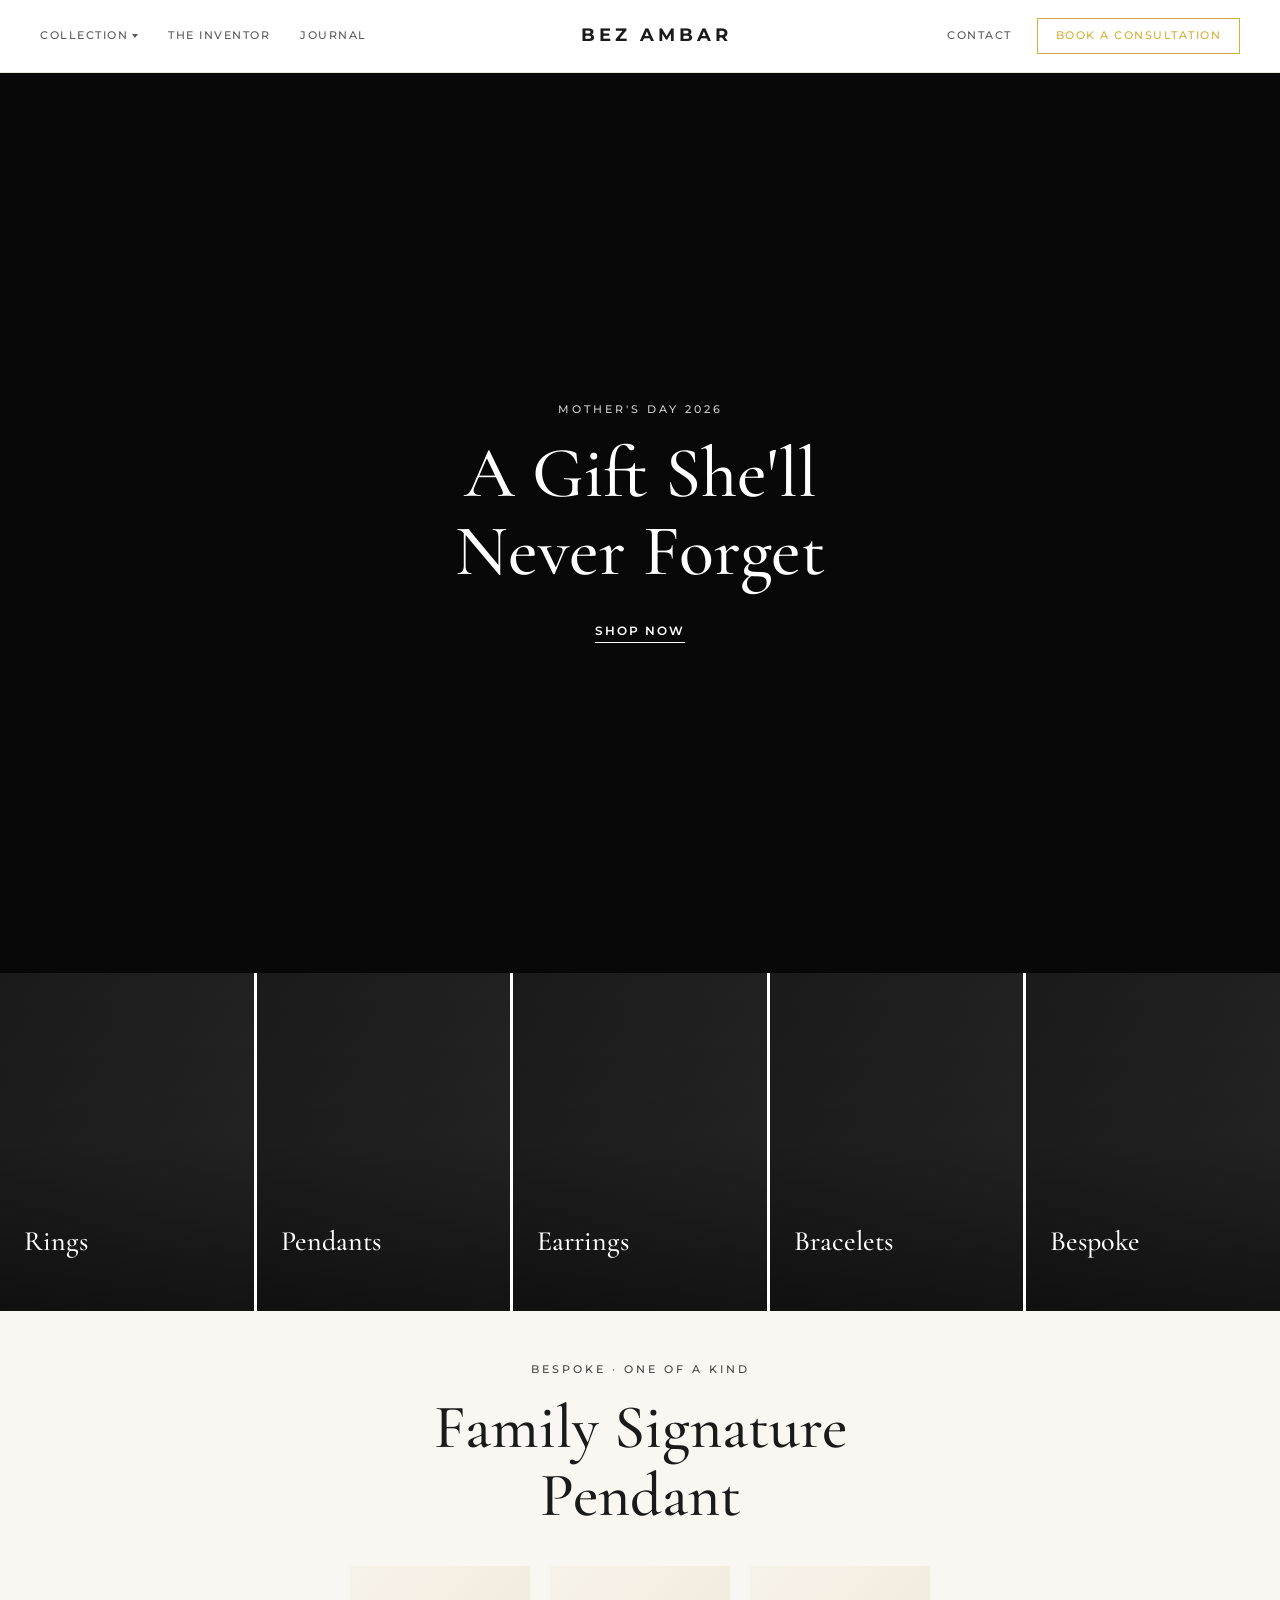
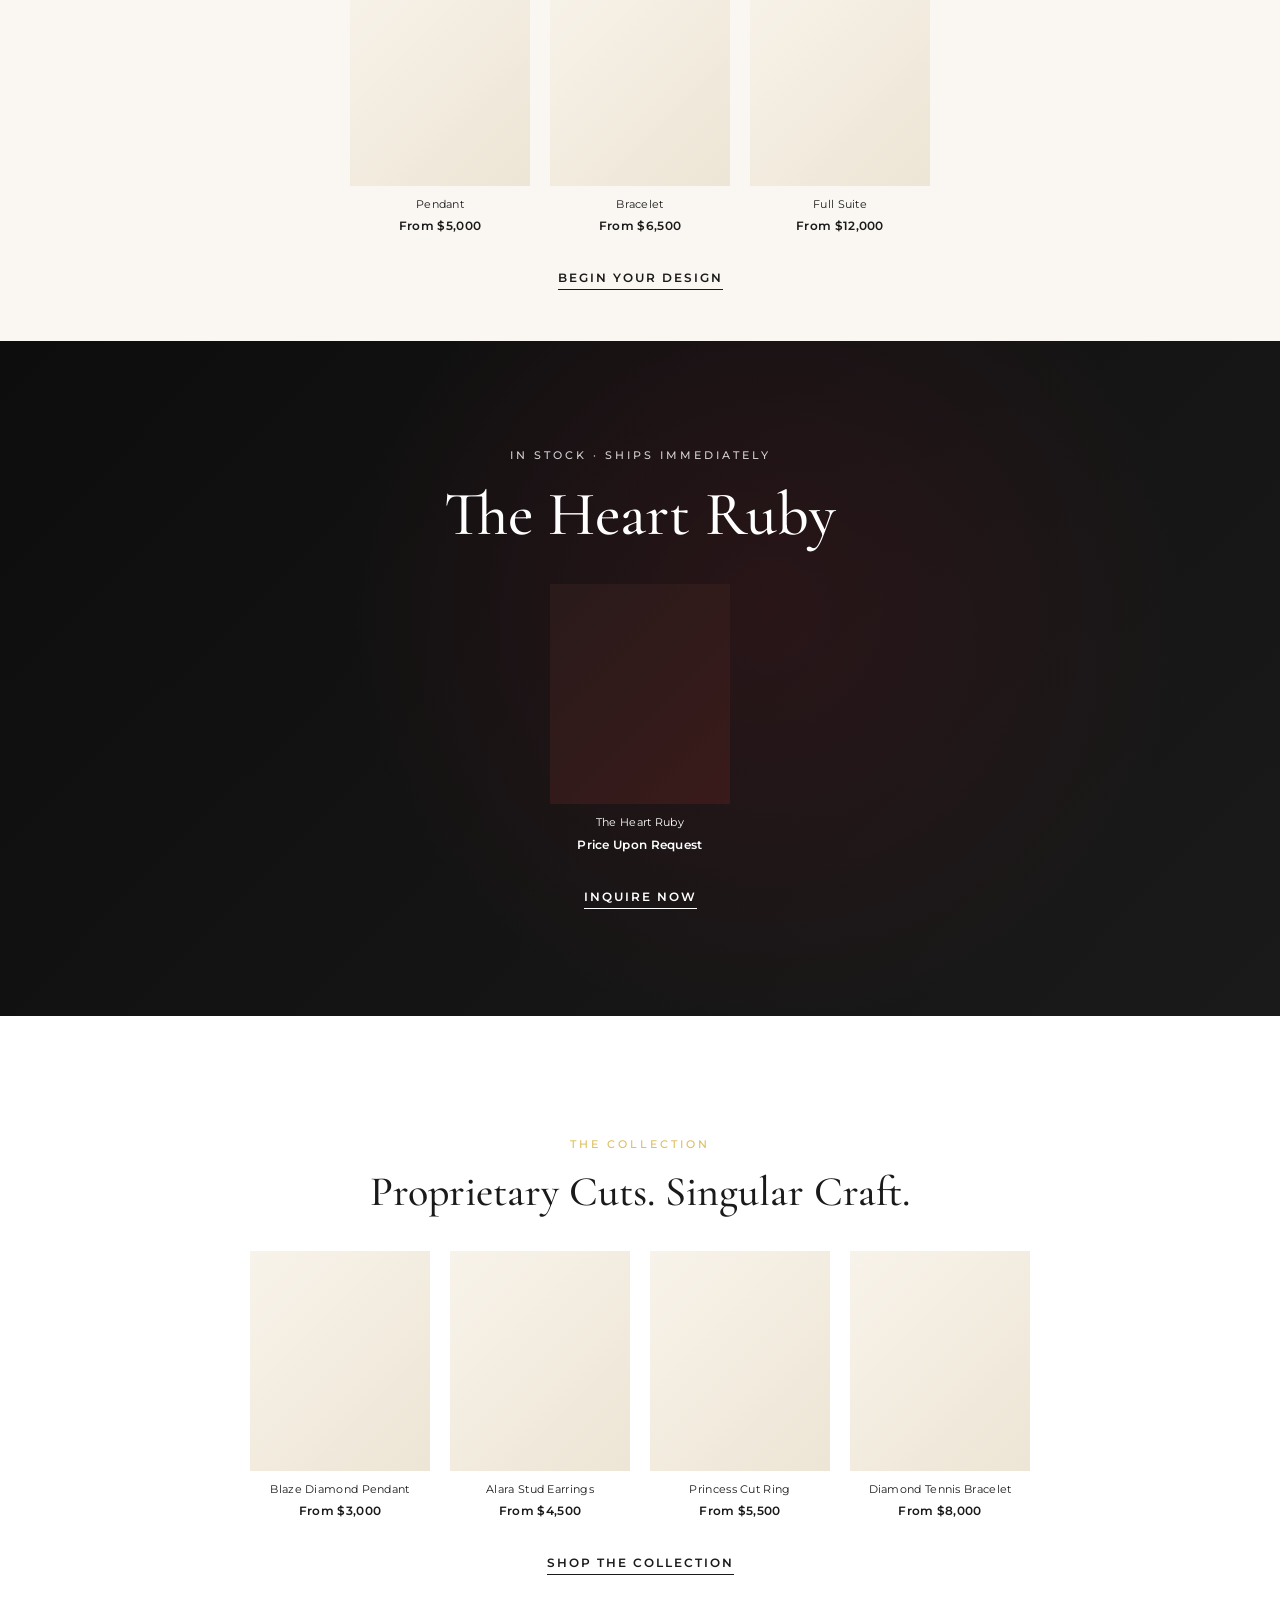
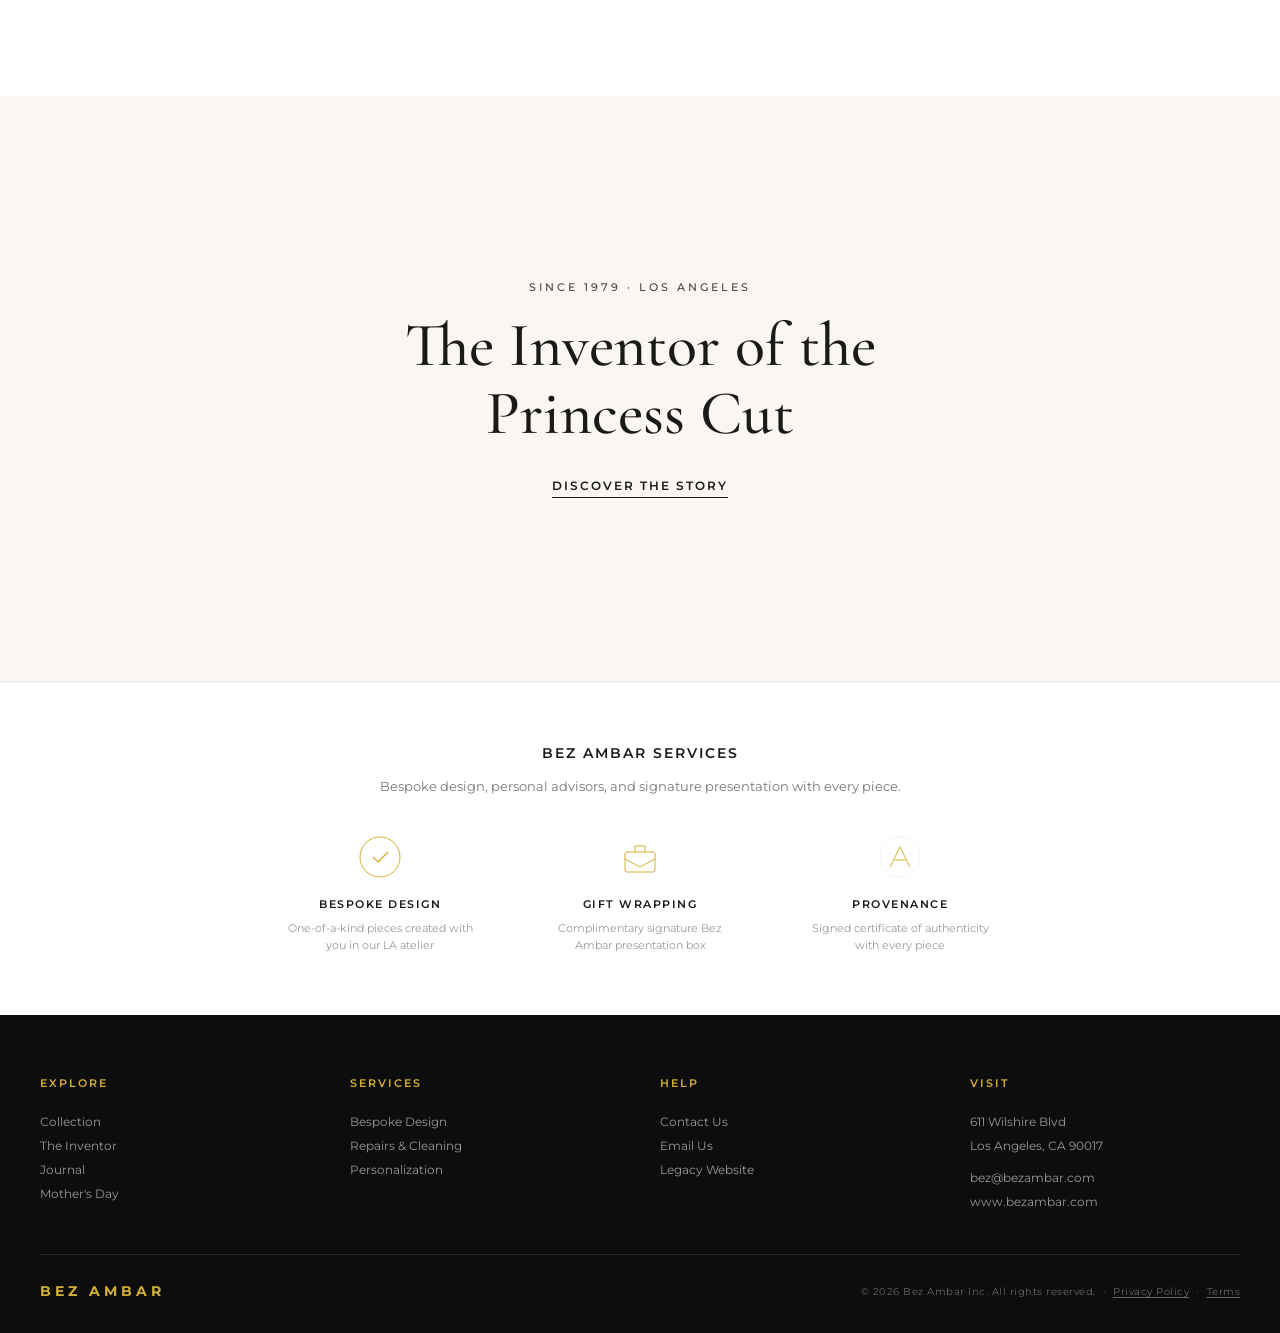
<file: Mothers_Day_Campaign/Mothers_Day_Campaign/index.html>
<!DOCTYPE html>
<html lang="en">
<head>
    <meta charset="UTF-8">
    <meta name="viewport" content="width=device-width, initial-scale=1.0">
    <title>Bez Ambar — Inventor of the Princess Cut | Luxury Diamonds, Los Angeles</title>
    <link href="https://fonts.googleapis.com/css2?family=Cormorant+Garamond:ital,wght@0,400;0,500;0,600;0,700;1,400;1,500&family=Montserrat:wght@300;400;500;600;700&display=swap" rel="stylesheet">
    <link rel="stylesheet" href="styles.css">
    <style>
        /* ============== LV-STYLE HOMEPAGE OVERRIDES ============== */

        /* --- Full-Bleed Hero Block --- */
        .hero-block {
            width: 100%;
            min-height: 85vh;
            display: flex;
            align-items: center;
            justify-content: center;
            text-align: center;
            position: relative;
            overflow: hidden;
            color: #ffffff;
        }
        .hero-block.dark {
            background: linear-gradient(135deg, #0d0d0d 0%, #1a1a1a 50%, #0d0d0d 100%);
        }
        .hero-block.cream {
            background: #faf7f2;
            color: #1a1a1a;
            min-height: 70vh;
        }
        .hero-block.light {
            background: #ffffff;
            color: #1a1a1a;
            min-height: auto;
            padding: 80px 40px;
        }
        .hero-block-bg {
            position: absolute;
            inset: 0;
            background-size: cover;
            background-position: center;
            z-index: 0;
        }
        .hero-block-overlay {
            position: absolute;
            inset: 0;
            background: rgba(0,0,0,0.35);
            z-index: 1;
        }
        .hero-block-content {
            position: relative;
            z-index: 2;
            max-width: 700px;
            padding: 40px 20px;
        }
        .hero-block-content .block-eyebrow {
            font-family: 'Montserrat', sans-serif;
            font-size: 11px;
            font-weight: 500;
            letter-spacing: 3px;
            text-transform: uppercase;
            opacity: 0.8;
            margin-bottom: 16px;
        }
        .hero-block-content h2 {
            font-family: 'Cormorant Garamond', serif;
            font-size: clamp(36px, 6vw, 62px);
            font-weight: 500;
            line-height: 1.1;
            margin-bottom: 24px;
        }
        .hero-block-content .block-link {
            font-family: 'Montserrat', sans-serif;
            font-size: 12px;
            font-weight: 600;
            letter-spacing: 2px;
            text-transform: uppercase;
            text-decoration: none;
            color: inherit;
            border-bottom: 1.5px solid currentColor;
            padding-bottom: 4px;
            transition: opacity 0.3s;
        }
        .hero-block-content .block-link:hover { opacity: 0.7; }

        /* --- Video Hero --- */
        .hero-video-block {
            width: 100%;
            min-height: 100vh;
            display: flex;
            align-items: center;
            justify-content: center;
            text-align: center;
            position: relative;
            overflow: hidden;
            color: #ffffff;
            background: #0d0d0d;
        }
        .hero-video {
            position: absolute;
            inset: 0;
            width: 100%;
            height: 100%;
            object-fit: cover;
            z-index: 0;
        }
        .hero-video-overlay {
            position: absolute;
            inset: 0;
            background: rgba(0,0,0,0.40);
            z-index: 1;
        }
        .hero-video-content {
            position: relative;
            z-index: 2;
            max-width: 700px;
            padding: 40px 20px;
        }
        .hero-video-content h2 {
            font-family: 'Cormorant Garamond', serif;
            font-size: clamp(40px, 7vw, 72px);
            font-weight: 500;
            line-height: 1.08;
            margin-bottom: 28px;
            color: #ffffff;
        }
        .hero-video-content .block-eyebrow {
            font-family: 'Montserrat', sans-serif;
            font-size: 11px;
            font-weight: 500;
            letter-spacing: 3px;
            text-transform: uppercase;
            margin-bottom: 16px;
        }
        .hero-video-content .block-link {
            font-family: 'Montserrat', sans-serif;
            font-size: 12px;
            font-weight: 600;
            letter-spacing: 2px;
            text-transform: uppercase;
            text-decoration: none;
            border-bottom: 1.5px solid currentColor;
            padding-bottom: 4px;
            transition: opacity 0.3s;
        }
        .hero-video-content .block-link:hover { opacity: 0.7; }

        /* --- Category Windows (Big Cards) --- */
        .cat-windows {
            background: #ffffff;
            padding: 0;
        }
        .cat-windows-grid {
            display: grid;
            grid-template-columns: repeat(5, 1fr);
            gap: 3px;
            width: 100%;
        }
        .cat-window {
            position: relative;
            display: block;
            text-decoration: none;
            color: #ffffff;
            aspect-ratio: 3/4;
            overflow: hidden;
            cursor: pointer;
        }
        .cat-window-bg {
            position: absolute;
            inset: 0;
            background: linear-gradient(135deg, #1a1a1a, #2a2a2a);
            z-index: 0;
        }
        .cat-window-bg img {
            width: 100%;
            height: 100%;
            object-fit: cover;
            transition: transform 0.6s ease;
        }
        .cat-window:hover .cat-window-bg img {
            transform: scale(1.06);
        }
        .cat-window-overlay {
            position: absolute;
            inset: 0;
            background: linear-gradient(to top, rgba(0,0,0,0.55) 0%, rgba(0,0,0,0.1) 50%, rgba(0,0,0,0.0) 100%);
            z-index: 1;
            transition: background 0.4s;
        }
        .cat-window:hover .cat-window-overlay {
            background: linear-gradient(to top, rgba(0,0,0,0.65) 0%, rgba(0,0,0,0.15) 50%, rgba(0,0,0,0.05) 100%);
        }
        .cat-window-label {
            position: absolute;
            bottom: 0;
            left: 0;
            right: 0;
            padding: 30px 24px;
            z-index: 2;
            display: flex;
            flex-direction: column;
            gap: 8px;
        }
        .cat-window-name {
            font-family: 'Cormorant Garamond', serif;
            font-size: 28px;
            font-weight: 500;
            line-height: 1.1;
        }
        .cat-window-cta {
            font-family: 'Montserrat', sans-serif;
            font-size: 10px;
            font-weight: 600;
            letter-spacing: 2px;
            text-transform: uppercase;
            opacity: 0;
            transform: translateY(8px);
            transition: all 0.35s ease;
        }
        .cat-window:hover .cat-window-cta {
            opacity: 1;
            transform: translateY(0);
        }

        /* --- Product Row (within editorial blocks) --- */
        .product-row {
            display: flex;
            gap: 20px;
            justify-content: center;
            flex-wrap: wrap;
            margin-top: 35px;
            max-width: 1200px;
            margin-left: auto;
            margin-right: auto;
        }
        .product-thumb {
            width: 180px;
            text-decoration: none;
            color: inherit;
            transition: transform 0.3s;
        }
        .product-thumb:hover { transform: translateY(-3px); }
        .product-thumb-img {
            width: 180px;
            height: 220px;
            background: linear-gradient(135deg, #f8f3ea, #ede5d5);
            margin-bottom: 10px;
            overflow: hidden;
        }
        .product-thumb-img img {
            width: 100%;
            height: 100%;
            object-fit: cover;
        }
        .product-thumb p {
            font-family: 'Montserrat', sans-serif;
            font-size: 11px;
            text-align: center;
            letter-spacing: 0.3px;
        }
        .product-thumb .thumb-price {
            font-weight: 600;
            margin-top: 3px;
            font-size: 12px;
        }

        /* --- Services Row (LV-style) --- */
        .lv-services {
            padding: 60px 40px;
            background: #ffffff;
            border-top: 1px solid #e8e4de;
        }
        .lv-services h2 {
            font-family: 'Montserrat', sans-serif;
            font-size: 14px;
            font-weight: 600;
            letter-spacing: 2px;
            text-transform: uppercase;
            text-align: center;
            margin-bottom: 12px;
        }
        .lv-services > p {
            font-family: 'Montserrat', sans-serif;
            font-size: 13px;
            color: #777;
            text-align: center;
            margin-bottom: 35px;
        }
        .lv-services-row {
            display: flex;
            justify-content: center;
            gap: 60px;
            flex-wrap: wrap;
            max-width: 1000px;
            margin: 0 auto;
        }
        .lv-service-item {
            text-align: center;
            max-width: 200px;
        }
        .lv-service-icon {
            width: 50px;
            height: 50px;
            margin: 0 auto 14px;
        }
        .lv-service-item h4 {
            font-family: 'Montserrat', sans-serif;
            font-size: 11px;
            font-weight: 600;
            letter-spacing: 1.5px;
            text-transform: uppercase;
            margin-bottom: 6px;
        }
        .lv-service-item p {
            font-family: 'Montserrat', sans-serif;
            font-size: 11px;
            color: #999;
            line-height: 1.6;
        }

        /* --- Responsive --- */
        @media (max-width: 1024px) {
            .cat-windows-grid { grid-template-columns: repeat(3, 1fr); }
            .cat-window:nth-child(4),
            .cat-window:nth-child(5) { aspect-ratio: 2/3; }
        }
        @media (max-width: 768px) {
            .hero-block { min-height: 60vh; }
            .hero-video-block { min-height: 85vh; }
            .hero-video-content h2 { font-size: clamp(32px, 8vw, 52px); }
            .product-row { gap: 12px; }
            .product-thumb { width: 140px; }
            .product-thumb-img { width: 140px; height: 170px; }
            .cat-windows-grid { grid-template-columns: repeat(2, 1fr); }
            .cat-window { aspect-ratio: 1; }
            .cat-window-name { font-size: 22px; }
            .cat-window-cta { opacity: 1; transform: translateY(0); }
            .lv-services-row { gap: 30px; }
        }
        @media (max-width: 480px) {
            .cat-windows-grid { grid-template-columns: 1fr 1fr; }
            .cat-window-label { padding: 20px 16px; }
            .cat-window-name { font-size: 20px; }
        }
    </style>
</head>
<body>

    <!-- ==================== HEADER ==================== -->
    <header class="site-header">
        <div class="header-inner">
            <button class="mobile-nav-toggle" onclick="toggleMobileNav()" aria-label="Menu"><span></span><span></span><span></span></button>
            <nav class="header-left">
                <div class="nav-dropdown">
                    <a href="collection.html">Collection</a>
                    <div class="dropdown-menu">
                        <span class="dropdown-label">Categories</span>
                        <a href="collection.html">All Jewelry</a>
                        <a href="collection.html?cat=rings">Rings</a>
                        <a href="collection.html?cat=pendants">Pendants</a>
                        <a href="collection.html?cat=necklaces">Necklaces</a>
                        <a href="collection.html?cat=earrings">Earrings</a>
                        <a href="collection.html?cat=bracelets">Bracelets</a>
                    </div>
                </div>
                <a href="about.html">The Inventor</a>
                <a href="journal.html">Journal</a>
            </nav>
            <a href="index.html" class="logo">Bez Ambar</a>
            <div class="header-right">
                <a href="contact.html">Contact</a>
                <a href="contact.html" class="header-contact-btn">Book a Consultation</a>
            </div>
        </div>
    </header>
    <div class="mobile-nav-overlay" id="mobileNav">
        <a href="collection.html">Collection</a>
        <span class="mobile-cat-label">Categories</span>
        <a href="collection.html" class="mobile-cat-link">All Jewelry</a>
        <a href="collection.html?cat=rings" class="mobile-cat-link">Rings</a>
        <a href="collection.html?cat=pendants" class="mobile-cat-link">Pendants</a>
        <a href="collection.html?cat=necklaces" class="mobile-cat-link">Necklaces</a>
        <a href="collection.html?cat=earrings" class="mobile-cat-link">Earrings</a>
        <a href="collection.html?cat=bracelets" class="mobile-cat-link">Bracelets</a>
        <a href="about.html">The Inventor</a>
        <a href="journal.html">Journal</a>
        <a href="contact.html">Contact</a>
        <a href="contact.html" class="mobile-consult-btn">Book a Consultation</a>
    </div>

    <!-- ==================== BLOCK 1: Hero — Mother's Day (Video Background) ==================== -->
    <section class="hero-video-block">
        <!-- VIDEO: Replace the src below with your video file (e.g., "hero-video.mp4"). Upload the video to the same folder as index.html -->
        <video class="hero-video" autoplay muted loop playsinline poster="">
            <!-- <source src="hero-video.mp4" type="video/mp4"> -->
        </video>
        <div class="hero-video-overlay"></div>
        <div class="hero-video-content">
            <p class="block-eyebrow" style="color: rgba(255,255,255,0.8);">Mother's Day 2026</p>
            <h2>A Gift She'll<br>Never Forget</h2>
            <a href="mothers_day_landing_page" class="block-link" style="color:#fff;">Shop Now</a>
        </div>
    </section>

    <!-- ==================== BLOCK 2: Shop by Category — Full-Width Windows ==================== -->
    <section class="cat-windows">
        <div class="cat-windows-grid">
            <a href="collection.html?cat=rings" class="cat-window">
                <div class="cat-window-bg">
                    <!-- Replace with: <img src="[RINGS_IMG]" alt="Rings"> -->
                </div>
                <div class="cat-window-overlay"></div>
                <div class="cat-window-label">
                    <span class="cat-window-name">Rings</span>
                    <span class="cat-window-cta">Shop Now</span>
                </div>
            </a>
            <a href="collection.html?cat=pendants" class="cat-window">
                <div class="cat-window-bg">
                    <!-- Replace with: <img src="[PENDANTS_IMG]" alt="Pendants"> -->
                </div>
                <div class="cat-window-overlay"></div>
                <div class="cat-window-label">
                    <span class="cat-window-name">Pendants</span>
                    <span class="cat-window-cta">Shop Now</span>
                </div>
            </a>
            <a href="collection.html?cat=earrings" class="cat-window">
                <div class="cat-window-bg">
                    <!-- Replace with: <img src="[EARRINGS_IMG]" alt="Earrings"> -->
                </div>
                <div class="cat-window-overlay"></div>
                <div class="cat-window-label">
                    <span class="cat-window-name">Earrings</span>
                    <span class="cat-window-cta">Shop Now</span>
                </div>
            </a>
            <a href="collection.html?cat=bracelets" class="cat-window">
                <div class="cat-window-bg">
                    <!-- Replace with: <img src="[BRACELETS_IMG]" alt="Bracelets"> -->
                </div>
                <div class="cat-window-overlay"></div>
                <div class="cat-window-label">
                    <span class="cat-window-name">Bracelets</span>
                    <span class="cat-window-cta">Shop Now</span>
                </div>
            </a>
            <a href="contact.html" class="cat-window">
                <div class="cat-window-bg">
                    <!-- Replace with: <img src="[BESPOKE_IMG]" alt="Bespoke"> -->
                </div>
                <div class="cat-window-overlay"></div>
                <div class="cat-window-label">
                    <span class="cat-window-name">Bespoke</span>
                    <span class="cat-window-cta">Start Your Design</span>
                </div>
            </a>
        </div>
    </section>

    <!-- ==================== BLOCK 3: Family Signature Pendant ==================== -->
    <section class="hero-block cream">
        <!-- Replace: <div class="hero-block-bg" style="background-image:url('[PENDANT_HERO]')"></div> -->
        <div class="hero-block-content">
            <p class="block-eyebrow">Bespoke &middot; One of a Kind</p>
            <h2>Family Signature<br>Pendant</h2>

            <div class="product-row">
                <a href="mothers_day_landing_page#family-pendant-section" class="product-thumb">
                    <div class="product-thumb-img">
                        <!-- Replace with: <img src="[IMG]" alt="Pendant"> -->
                    </div>
                    <p>Pendant</p>
                    <p class="thumb-price">From $5,000</p>
                </a>
                <a href="mothers_day_landing_page#family-pendant-section" class="product-thumb">
                    <div class="product-thumb-img">
                        <!-- Replace with: <img src="[IMG]" alt="Bracelet"> -->
                    </div>
                    <p>Bracelet</p>
                    <p class="thumb-price">From $6,500</p>
                </a>
                <a href="mothers_day_landing_page#family-pendant-section" class="product-thumb">
                    <div class="product-thumb-img">
                        <!-- Replace with: <img src="[IMG]" alt="Full Suite"> -->
                    </div>
                    <p>Full Suite</p>
                    <p class="thumb-price">From $12,000</p>
                </a>
            </div>

            <div style="margin-top: 30px;">
                <a href="mothers_day_landing_page#family-pendant-section" class="block-link">Begin Your Design</a>
            </div>
        </div>
    </section>

    <!-- ==================== BLOCK 4: The Heart Ruby ==================== -->
    <section class="hero-block dark" style="min-height: 75vh;">
        <!-- Replace: <div class="hero-block-bg" style="background-image:url('[HEART_RUBY_HERO]')"></div><div class="hero-block-overlay"></div> -->
        <div class="hero-block-bg" style="background: radial-gradient(circle at 60% 40%, rgba(196,30,58,0.12) 0%, transparent 50%), linear-gradient(135deg, #0d0d0d 0%, #1a1a1a 100%);"></div>
        <div class="hero-block-content">
            <p class="block-eyebrow">In Stock &middot; Ships Immediately</p>
            <h2>The Heart Ruby</h2>

            <div class="product-row">
                <a href="mothers_day_landing_page#hard-ruby-section" class="product-thumb" style="color:#fff;">
                    <div class="product-thumb-img" style="background: linear-gradient(135deg, #2a1a1a, #3a1a1a);">
                        <!-- Replace with: <img src="[IMG]" alt="The Heart Ruby"> -->
                    </div>
                    <p>The Heart Ruby</p>
                    <p class="thumb-price">Price Upon Request</p>
                </a>
            </div>

            <div style="margin-top: 30px;">
                <a href="mothers_day_landing_page#hard-ruby-section" class="block-link">Inquire Now</a>
            </div>
        </div>
    </section>

    <!-- ==================== BLOCK 5: The Collection ==================== -->
    <section class="hero-block light">
        <div class="hero-block-content" style="max-width: 1200px;">
            <p class="block-eyebrow" style="color:#d4af37;">The Collection</p>
            <h2 style="font-size: clamp(28px, 4vw, 42px);">Proprietary Cuts. Singular Craft.</h2>

            <div class="product-row">
                <a href="collection.html" class="product-thumb">
                    <div class="product-thumb-img">
                        <!-- Replace with: <img src="[IMG]" alt="Blaze Diamond Pendant"> -->
                    </div>
                    <p>Blaze Diamond Pendant</p>
                    <p class="thumb-price">From $3,000</p>
                </a>
                <a href="collection.html" class="product-thumb">
                    <div class="product-thumb-img">
                        <!-- Replace with: <img src="[IMG]" alt="Alara Stud Earrings"> -->
                    </div>
                    <p>Alara Stud Earrings</p>
                    <p class="thumb-price">From $4,500</p>
                </a>
                <a href="collection.html" class="product-thumb">
                    <div class="product-thumb-img">
                        <!-- Replace with: <img src="[IMG]" alt="Princess Cut Ring"> -->
                    </div>
                    <p>Princess Cut Ring</p>
                    <p class="thumb-price">From $5,500</p>
                </a>
                <a href="collection.html" class="product-thumb">
                    <div class="product-thumb-img">
                        <!-- Replace with: <img src="[IMG]" alt="Diamond Tennis Bracelet"> -->
                    </div>
                    <p>Diamond Tennis Bracelet</p>
                    <p class="thumb-price">From $8,000</p>
                </a>
            </div>

            <div style="margin-top: 30px;">
                <a href="collection.html" class="block-link">Shop the Collection</a>
            </div>
        </div>
    </section>

    <!-- ==================== BLOCK 6: The Inventor ==================== -->
    <section class="hero-block cream" style="min-height: 65vh;">
        <!-- Replace: <div class="hero-block-bg" style="background-image:url('[BEZ_ATELIER]')"></div> -->
        <div class="hero-block-content">
            <p class="block-eyebrow">Since 1979 &middot; Los Angeles</p>
            <h2>The Inventor of the<br>Princess Cut</h2>
            <a href="about.html" class="block-link">Discover the Story</a>
        </div>
    </section>

    <!-- ==================== BLOCK 7: Services ==================== -->
    <section class="lv-services">
        <h2>Bez Ambar Services</h2>
        <p>Bespoke design, personal advisors, and signature presentation with every piece.</p>
        <div class="lv-services-row">
            <div class="lv-service-item">
                <div class="lv-service-icon">
                    <svg viewBox="0 0 50 50" fill="none"><circle cx="25" cy="25" r="20" stroke="#d4af37" stroke-width="1"/><path d="M18 25 L23 30 L33 20" stroke="#d4af37" stroke-width="1.5" fill="none"/></svg>
                </div>
                <h4>Bespoke Design</h4>
                <p>One-of-a-kind pieces created with you in our LA atelier</p>
            </div>
            <div class="lv-service-item">
                <div class="lv-service-icon">
                    <svg viewBox="0 0 50 50" fill="none"><rect x="10" y="20" width="30" height="20" rx="2" stroke="#d4af37" stroke-width="1"/><path d="M10 27 L25 35 L40 27" stroke="#d4af37" stroke-width="1" fill="none"/><path d="M20 20 L20 14 L30 14 L30 20" stroke="#d4af37" stroke-width="1" fill="none"/></svg>
                </div>
                <h4>Gift Wrapping</h4>
                <p>Complimentary signature Bez Ambar presentation box</p>
            </div>
            <div class="lv-service-item">
                <div class="lv-service-icon">
                    <svg viewBox="0 0 50 50" fill="none"><path d="M15 35 L25 15 L35 35" stroke="#d4af37" stroke-width="1" fill="none"/><line x1="19" y1="28" x2="31" y2="28" stroke="#d4af37" stroke-width="1"/><circle cx="25" cy="25" r="20" stroke="#d4af37" stroke-width="0.5" opacity="0.3"/></svg>
                </div>
                <h4>Provenance</h4>
                <p>Signed certificate of authenticity with every piece</p>
            </div>
        </div>
    </section>

    <!-- ==================== FOOTER ==================== -->
    <footer class="site-footer">
        <div class="footer-inner">
            <div class="footer-top">
                <div class="footer-col">
                    <h4>Explore</h4>
                    <a href="collection.html">Collection</a>
                    <a href="about.html">The Inventor</a>
                    <a href="journal.html">Journal</a>
                    <a href="mothers_day_landing_page">Mother's Day</a>
                </div>
                <div class="footer-col">
                    <h4>Services</h4>
                    <a href="contact.html">Bespoke Design</a>
                    <a href="contact.html">Repairs &amp; Cleaning</a>
                    <a href="contact.html">Personalization</a>
                </div>
                <div class="footer-col">
                    <h4>Help</h4>
                    <a href="contact.html">Contact Us</a>
                    <a href="mailto:bez@bezambar.com">Email Us</a>
                    <a href="https://www.bezambar.com" target="_blank">Legacy Website</a>
                </div>
                <div class="footer-col">
                    <h4>Visit</h4>
                    <p>611 Wilshire Blvd</p>
                    <p>Los Angeles, CA 90017</p>
                    <p style="margin-top:8px;"><a href="mailto:bez@bezambar.com">bez@bezambar.com</a></p>
                    <p><a href="https://www.bezambar.com" target="_blank">www.bezambar.com</a></p>
                </div>
            </div>
            <div class="footer-bottom">
                <div class="footer-logo">BEZ AMBAR</div>
                <div class="footer-legal">
                    &copy; 2026 Bez Ambar Inc. All rights reserved.
                    &nbsp;&middot;&nbsp;
                    <a href="#">Privacy Policy</a>
                    &nbsp;&middot;&nbsp;
                    <a href="#">Terms</a>
                </div>
            </div>
        </div>
    </footer>


    <script>
    function toggleMobileNav() {
        document.querySelector('.mobile-nav-toggle').classList.toggle('open');
        document.getElementById('mobileNav').classList.toggle('open');
        document.body.style.overflow = document.getElementById('mobileNav').classList.contains('open') ? 'hidden' : '';
    }
    </script>
</body>
</html>
</file>
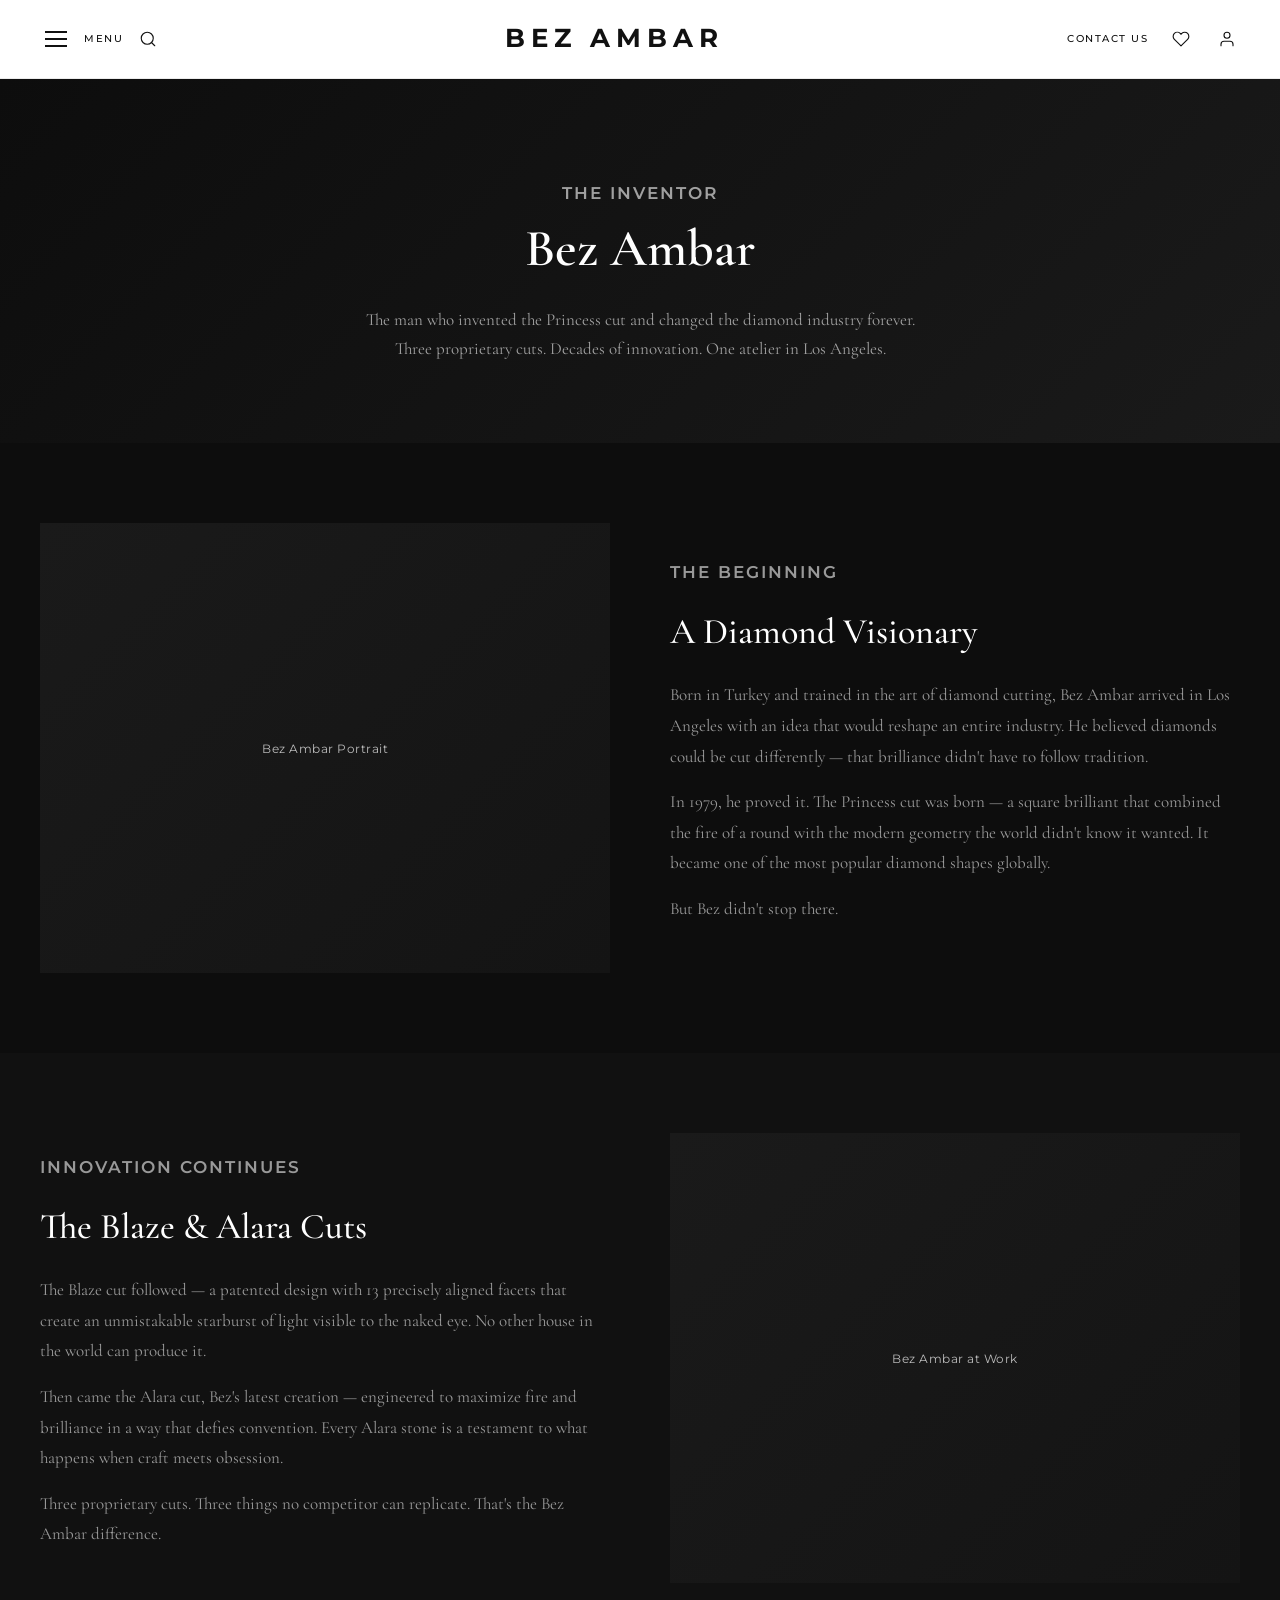
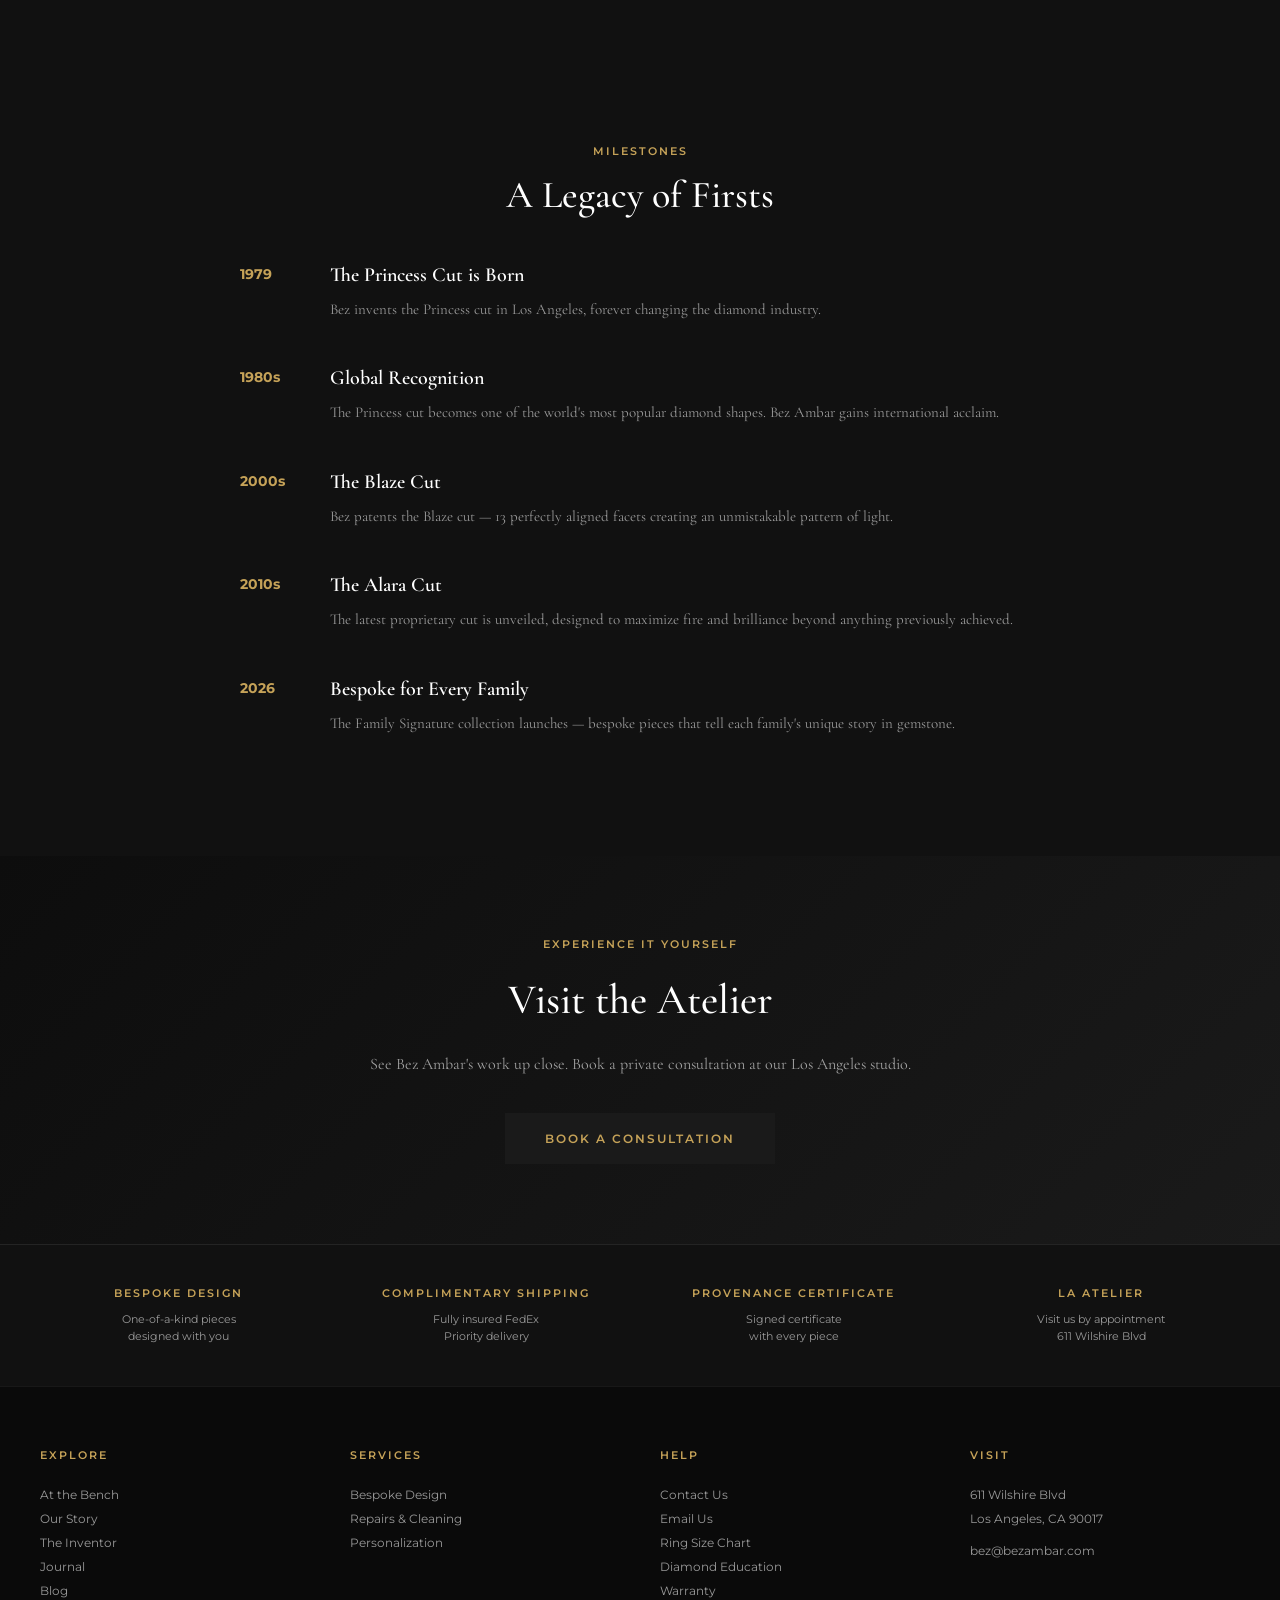
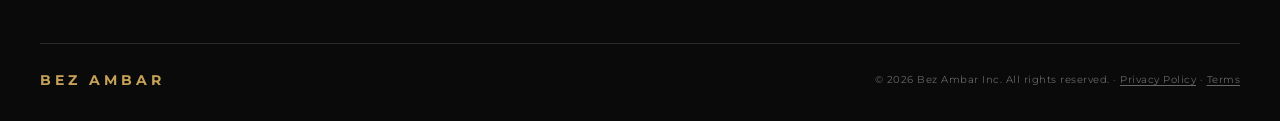
<file: about.html>
<!DOCTYPE html>
<html lang="en">
<head>
    <meta charset="UTF-8">
    <meta name="viewport" content="width=device-width, initial-scale=1.0">
    <title>About Bez Ambar — Inventor of the Princess Cut | Bez Ambar</title>
    <link href="https://fonts.googleapis.com/css2?family=Cormorant+Garamond:ital,wght@0,400;0,500;0,600;0,700;1,400;1,500&family=Montserrat:wght@300;400;500;600;700&display=swap" rel="stylesheet">
    <link rel="stylesheet" href="styles.css">
</head>
<body>


    <header class="site-header">
        <div class="header-inner">
            <div class="header-left-group">
                <button class="mobile-nav-toggle" onclick="toggleMobileNav()" aria-label="Menu"><span></span><span></span><span></span></button>
                <span class="menu-label" onclick="toggleMobileNav()">Menu</span>
                <button class="header-icon-btn header-search-btn" aria-label="Search">
                    <svg width="18" height="18" viewBox="0 0 24 24" fill="none" stroke="currentColor" stroke-width="1.5" stroke-linecap="round" stroke-linejoin="round"><circle cx="11" cy="11" r="8"/><line x1="21" y1="21" x2="16.65" y2="16.65"/></svg>
                </button>
            </div>
            <a href="index.html" class="logo">Bez Ambar</a>
            <div class="header-right-group">
                <a href="contact.html" class="header-contact-link">Contact Us</a>
                <a href="#" class="header-icon-btn" aria-label="Wishlist">
                    <svg width="18" height="18" viewBox="0 0 24 24" fill="none" stroke="currentColor" stroke-width="1.5" stroke-linecap="round" stroke-linejoin="round"><path d="M20.84 4.61a5.5 5.5 0 0 0-7.78 0L12 5.67l-1.06-1.06a5.5 5.5 0 0 0-7.78 7.78l1.06 1.06L12 21.23l7.78-7.78 1.06-1.06a5.5 5.5 0 0 0 0-7.78z"/></svg>
                </a>
                <a href="#" class="header-icon-btn" aria-label="Account">
                    <svg width="18" height="18" viewBox="0 0 24 24" fill="none" stroke="currentColor" stroke-width="1.5" stroke-linecap="round" stroke-linejoin="round"><path d="M20 21v-2a4 4 0 0 0-4-4H8a4 4 0 0 0-4 4v2"/><circle cx="12" cy="7" r="4"/></svg>
                </a>
            </div>
            <div class="mobile-nav-overlay" id="mobileNav">
                <a href="collection.html">At the Bench</a>
                <span class="mobile-cat-label">Categories</span>
                <a href="collection.html" class="mobile-cat-link">All Jewelry</a>
                <!-- BEGIN HIDDEN SUBCATS (restore when products have images) -->

                <!--
<a href="collection.html?cat=rings" class="mobile-cat-link">Rings</a>
                <a href="collection.html?cat=engagement-rings" class="mobile-cat-link mobile-sub-link">Engagement Rings</a>
                <a href="collection.html?cat=wedding-bands" class="mobile-cat-link mobile-sub-link">Wedding Bands</a>
                <a href="collection.html?cat=mens-wedding-bands" class="mobile-cat-link mobile-sub-link">Men's Wedding Bands</a>
                <a href="collection.html?cat=pendants" class="mobile-cat-link">Pendants</a>
                <a href="collection.html?cat=necklaces" class="mobile-cat-link">Necklaces</a>
                <a href="collection.html?cat=earrings" class="mobile-cat-link">Earrings</a>
                <a href="collection.html?cat=stud-earrings" class="mobile-cat-link mobile-sub-link">Stud Earrings</a>
                <a href="collection.html?cat=hug-earrings" class="mobile-cat-link mobile-sub-link">Hug Earrings</a>
                <a href="collection.html?cat=hoop-earrings" class="mobile-cat-link mobile-sub-link">Hoop Earrings</a>
                <a href="collection.html?cat=bracelets" class="mobile-cat-link">Bracelets</a>

                -->

                <!-- END HIDDEN SUBCATS -->
                <a href="video-gallery.html">Video Gallery</a>
                <a href="journal.html">Journal</a>
                <a href="our-story.html" class="mobile-cat-label" style="text-decoration:none;">Our Story</a>
                <a href="about.html" class="mobile-cat-link">The Inventor</a>
                <a href="the-bez-ambar-story.html" class="mobile-cat-link">The Bez Ambar Story</a>
                <a href="blog.html" class="mobile-cat-link">Blog</a>
                <a href="ring-size-chart.html" class="mobile-cat-link">Ring Size Chart</a>
                <a href="warranty.html" class="mobile-cat-link">Warranty</a>
            </div>
        </div>
    </header>
    <div class="nav-backdrop" id="navBackdrop"></div>

    <!-- Hero -->
    <section class="page-hero">
        <p class="eyebrow">The Inventor</p>
        <h1>Bez Ambar</h1>
        <p>The man who invented the Princess cut and changed the diamond industry forever. Three proprietary cuts. Decades of innovation. One atelier in Los Angeles.</p>
    </section>

    <!-- Story Section 1 -->
    <section class="about-story">
        <div class="inventor-strip-image">
            <!-- Replace with: <img src="[BEZ_PORTRAIT_1]" alt="Bez Ambar in his atelier"> -->
            <div class="image-placeholder tall"><p>Bez Ambar Portrait</p></div>
        </div>
        <div class="about-story-text">
            <p class="eyebrow">The Beginning</p>
            <h2>A Diamond Visionary</h2>
            <p>Born in Turkey and trained in the art of diamond cutting, Bez Ambar arrived in Los Angeles with an idea that would reshape an entire industry. He believed diamonds could be cut differently — that brilliance didn't have to follow tradition.</p>
            <p>In 1979, he proved it. The Princess cut was born — a square brilliant that combined the fire of a round with the modern geometry the world didn't know it wanted. It became one of the most popular diamond shapes globally.</p>
            <p>But Bez didn't stop there.</p>
        </div>
    </section>

    <!-- Story Section 2 (reversed) -->
    <section class="about-story" style="background: #111;">
        <div class="about-story-text">
            <p class="eyebrow">Innovation Continues</p>
            <h2>The Blaze &amp; Alara Cuts</h2>
            <p>The Blaze cut followed — a patented design with 13 precisely aligned facets that create an unmistakable starburst of light visible to the naked eye. No other house in the world can produce it.</p>
            <p>Then came the Alara cut, Bez's latest creation — engineered to maximize fire and brilliance in a way that defies convention. Every Alara stone is a testament to what happens when craft meets obsession.</p>
            <p>Three proprietary cuts. Three things no competitor can replicate. That's the Bez Ambar difference.</p>
        </div>
        <div class="inventor-strip-image">
            <!-- Replace with: <img src="[BEZ_WORKING]" alt="Bez Ambar at work"> -->
            <div class="image-placeholder tall"><p>Bez Ambar at Work</p></div>
        </div>
    </section>

    <!-- Timeline -->
    <section class="about-timeline">
        <div class="timeline-inner">
            <p class="eyebrow center">Milestones</p>
            <h2 class="section-title center">A Legacy of Firsts</h2>

            <div class="timeline-item">
                <span class="timeline-year">1979</span>
                <div class="timeline-text">
                    <h3>The Princess Cut is Born</h3>
                    <p>Bez invents the Princess cut in Los Angeles, forever changing the diamond industry.</p>
                </div>
            </div>
            <div class="timeline-item">
                <span class="timeline-year">1980s</span>
                <div class="timeline-text">
                    <h3>Global Recognition</h3>
                    <p>The Princess cut becomes one of the world's most popular diamond shapes. Bez Ambar gains international acclaim.</p>
                </div>
            </div>
            <div class="timeline-item">
                <span class="timeline-year">2000s</span>
                <div class="timeline-text">
                    <h3>The Blaze Cut</h3>
                    <p>Bez patents the Blaze cut — 13 perfectly aligned facets creating an unmistakable pattern of light.</p>
                </div>
            </div>
            <div class="timeline-item">
                <span class="timeline-year">2010s</span>
                <div class="timeline-text">
                    <h3>The Alara Cut</h3>
                    <p>The latest proprietary cut is unveiled, designed to maximize fire and brilliance beyond anything previously achieved.</p>
                </div>
            </div>
            <div class="timeline-item">
                <span class="timeline-year">2026</span>
                <div class="timeline-text">
                    <h3>Bespoke for Every Family</h3>
                    <p>The Family Signature collection launches — bespoke pieces that tell each family's unique story in gemstone.</p>
                </div>
            </div>
        </div>
    </section>

    <!-- CTA -->
    <section class="promo-banner">
        <div class="promo-inner">
            <p class="eyebrow">Experience It Yourself</p>
            <h2>Visit the Atelier</h2>
            <p class="promo-sub">See Bez Ambar's work up close. Book a private consultation at our Los Angeles studio.</p>
            <a href="contact.html" class="btn btn-primary">Book a Consultation</a>
        </div>
    </section>

    <!-- Services + Footer -->
    <div class="services-strip">
        <div class="services-inner">
            <div class="service-item"><h4>Bespoke Design</h4><p>One-of-a-kind pieces<br>designed with you</p></div>
            <div class="service-item"><h4>Complimentary Shipping</h4><p>Fully insured FedEx<br>Priority delivery</p></div>
            <div class="service-item"><h4>Provenance Certificate</h4><p>Signed certificate<br>with every piece</p></div>
            <div class="service-item"><h4>LA Atelier</h4><p>Visit us by appointment<br>611 Wilshire Blvd</p></div>
        </div>
    </div>

    <footer class="site-footer">
        <div class="footer-inner">
            <div class="footer-top">
                <div class="footer-col"><h4>Explore</h4><a href="collection.html">At the Bench</a><a href="our-story.html">Our Story</a><a href="about.html">The Inventor</a><a href="journal.html">Journal</a><a href="blog.html">Blog</a></div>
                <div class="footer-col"><h4>Services</h4><a href="contact.html">Bespoke Design</a><a href="contact.html">Repairs &amp; Cleaning</a><a href="contact.html">Personalization</a></div>
                <div class="footer-col"><h4>Help</h4><a href="contact.html">Contact Us</a><a href="mailto:bez@bezambar.com">Email Us</a><a href="ring-size-chart.html">Ring Size Chart</a><a href="diamond-education.html">Diamond Education</a><a href="warranty.html">Warranty</a></div>
                <div class="footer-col"><h4>Visit</h4><p>611 Wilshire Blvd</p><p>Los Angeles, CA 90017</p><p style="margin-top:8px;"><a href="mailto:bez@bezambar.com">bez@bezambar.com</a></p></div>
            </div>
            <div class="footer-bottom">
                <div class="footer-logo">BEZ AMBAR</div>
                <div class="footer-legal">&copy; 2026 Bez Ambar Inc. All rights reserved. &middot; <a href="#">Privacy Policy</a> &middot; <a href="#">Terms</a></div>
            </div>
        </div>
    </footer>


    <script>
    function toggleMobileNav() {
        var toggle = document.querySelector('.mobile-nav-toggle');
        var nav = document.getElementById('mobileNav');
        var backdrop = document.getElementById('navBackdrop');
        toggle.classList.toggle('open');
        nav.classList.toggle('open');
        backdrop.classList.toggle('open');
    }
    function closeMobileNav() {
        document.querySelector('.mobile-nav-toggle').classList.remove('open');
        document.getElementById('mobileNav').classList.remove('open');
        document.getElementById('navBackdrop').classList.remove('open');
    }
    document.getElementById('navBackdrop').addEventListener('click', closeMobileNav);
    </script>
</body>
</html>
</file>
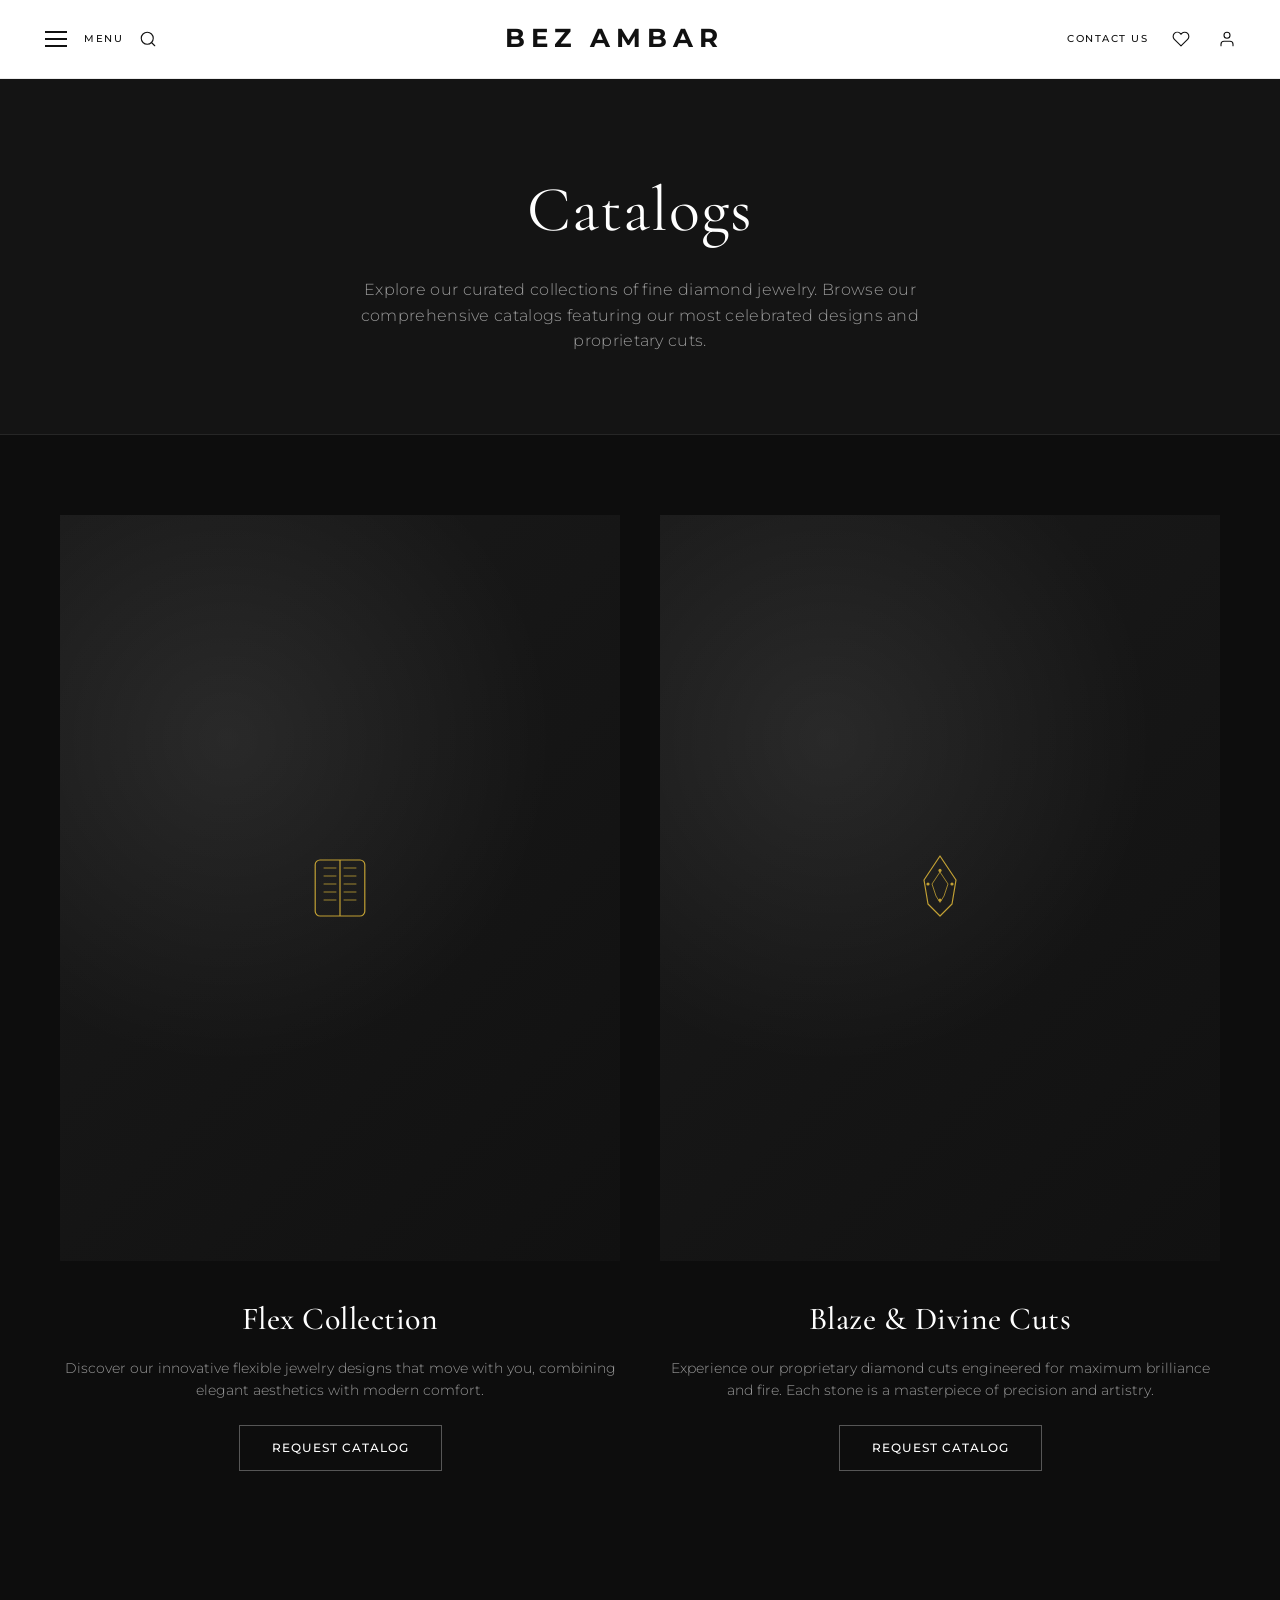
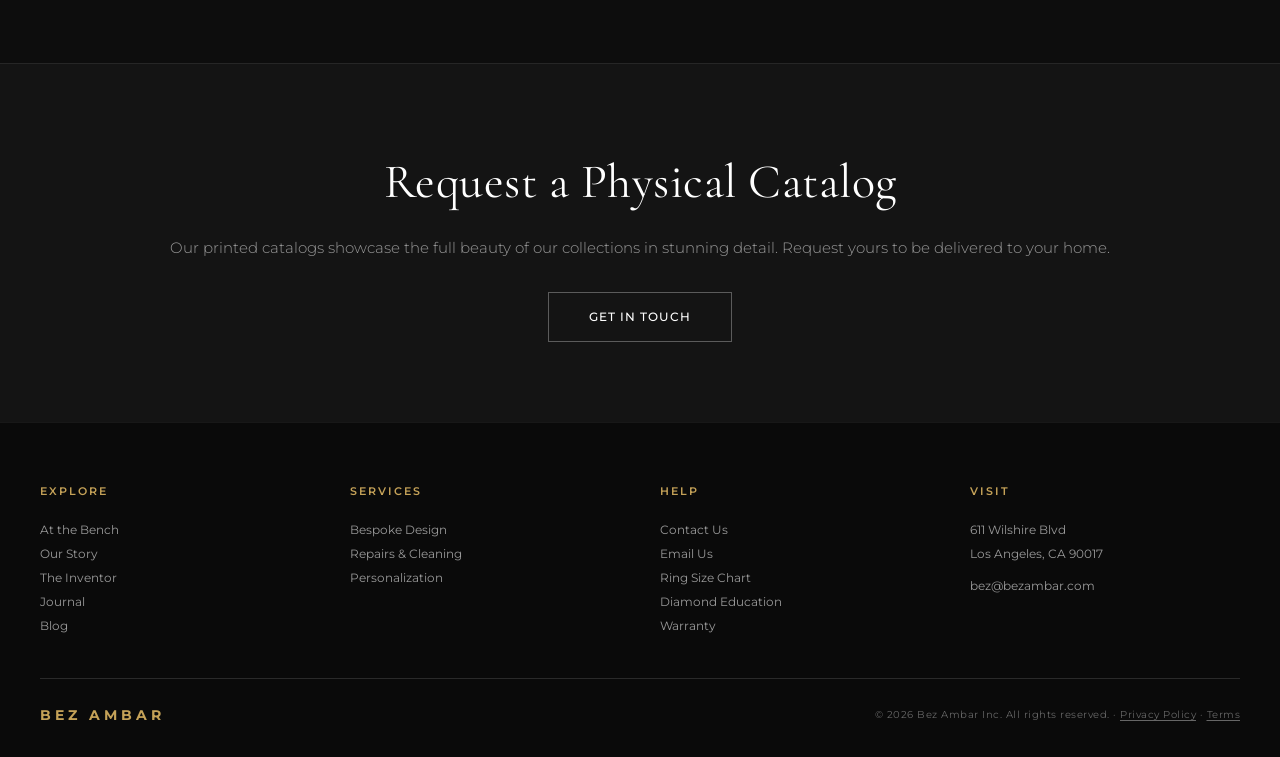
<file: catalogs.html>
<!DOCTYPE html>
<html lang="en">
<head>
    <meta charset="UTF-8">
    <meta name="viewport" content="width=device-width, initial-scale=1.0">
    <title>Catalogs | Bez Ambar — Fine Diamond Jewelry Collections</title>
    <meta name="description" content="Explore Bez Ambar's luxury jewelry catalogs featuring our proprietary Blaze and Divine Cut diamonds, and our celebrated Flex Collection.">
    <link href="https://fonts.googleapis.com/css2?family=Cormorant+Garamond:ital,wght@0,400;0,500;0,600;0,700;1,400;1,500&family=Montserrat:wght@300;400;500;600;700&display=swap" rel="stylesheet">
    <link rel="stylesheet" href="styles.css">
    <style>
        /* Catalogs Page Specific Styles */

        .catalogs-hero {
            padding: 80px 20px;
            text-align: center;
            background-color: #141414;
            border-bottom: 1px solid rgba(255,255,255,0.08);
        }

        .catalogs-hero h1 {
            font-family: 'Cormorant Garamond', serif;
            font-size: 64px;
            font-weight: 400;
            letter-spacing: 1px;
            color: #fff;
            margin: 0 0 16px 0;
        }

        .catalogs-hero p {
            font-family: 'Montserrat', sans-serif;
            font-size: 16px;
            font-weight: 300;
            color: #999;
            letter-spacing: 0.3px;
            max-width: 600px;
            margin: 0 auto;
        }

        @media (max-width: 768px) {
            .catalogs-hero {
                padding: 60px 20px;
            }

            .catalogs-hero h1 {
                font-size: 48px;
            }
        }

        /* Catalog Cards Grid */
        .catalogs-section {
            padding: 80px 20px;
            max-width: 1200px;
            margin: 0 auto;
        }

        .catalog-cards-grid {
            display: grid;
            grid-template-columns: 1fr 1fr;
            gap: 40px;
            margin-bottom: 80px;
        }

        @media (max-width: 768px) {
            .catalogs-section {
                padding: 60px 20px;
            }

            .catalog-cards-grid {
                grid-template-columns: 1fr;
                gap: 30px;
                margin-bottom: 60px;
            }
        }

        /* Catalog Card Styles */
        .catalog-card {
            display: flex;
            flex-direction: column;
            overflow: hidden;
            transition: all 0.3s ease;
            text-decoration: none;
            color: inherit;
        }

        .catalog-card:hover {
            transform: translateY(-4px);
        }

        .catalog-card-visual {
            aspect-ratio: 3 / 4;
            background: linear-gradient(135deg, #1a1a1a 0%, #111 100%);
            display: flex;
            align-items: center;
            justify-content: center;
            position: relative;
            overflow: hidden;
            margin-bottom: 0;
        }

        .catalog-card-visual::before {
            content: '';
            position: absolute;
            top: 0;
            left: 0;
            right: 0;
            bottom: 0;
            background: radial-gradient(circle at 30% 30%, rgba(255,255,255,0.08) 0%, transparent 50%);
            pointer-events: none;
        }

        .catalog-card:hover .catalog-card-visual {
            background: linear-gradient(135deg, #1a1a1a 0%, #2a2a2a 100%);
        }

        .catalog-icon {
            width: 80px;
            height: 80px;
            opacity: 0.9;
        }

        .catalog-card-content {
            padding: 32px 0;
            text-align: center;
            background: #0d0d0d;
        }

        .catalog-card h2 {
            font-family: 'Cormorant Garamond', serif;
            font-size: 32px;
            font-weight: 500;
            letter-spacing: 0.5px;
            color: #fff;
            margin: 0 0 12px 0;
        }

        .catalog-card p {
            font-family: 'Montserrat', sans-serif;
            font-size: 14px;
            font-weight: 300;
            color: #999;
            line-height: 1.6;
            margin: 0 0 24px 0;
        }

        .catalog-card-button {
            display: inline-block;
            font-family: 'Montserrat', sans-serif;
            font-size: 12px;
            font-weight: 500;
            letter-spacing: 1px;
            text-transform: uppercase;
            color: #fff;
            border: 1px solid rgba(255,255,255,0.3);
            padding: 12px 32px;
            text-decoration: none;
            transition: all 0.3s ease;
        }

        .catalog-card-button:hover {
            background-color: #fff;
            color: #0d0d0d;
            border-color: #fff;
        }

        /* CTA Section */
        .catalogs-cta-section {
            background-color: #141414;
            border-top: 1px solid rgba(255,255,255,0.08);
            padding: 80px 20px;
            text-align: center;
        }

        .catalogs-cta-section h2 {
            font-family: 'Cormorant Garamond', serif;
            font-size: 48px;
            font-weight: 400;
            letter-spacing: 0.5px;
            color: #fff;
            margin: 0 0 16px 0;
        }

        .catalogs-cta-section p {
            font-family: 'Montserrat', sans-serif;
            font-size: 15px;
            font-weight: 300;
            color: #999;
            margin: 0 0 32px 0;
        }

        .catalogs-cta-button {
            display: inline-block;
            font-family: 'Montserrat', sans-serif;
            font-size: 12px;
            font-weight: 500;
            letter-spacing: 1px;
            text-transform: uppercase;
            color: #fff;
            background-color: transparent;
            border: 1px solid rgba(255,255,255,0.3);
            padding: 14px 40px;
            text-decoration: none;
            transition: all 0.3s ease;
        }

        .catalogs-cta-button:hover {
            background-color: #fff;
            color: #0d0d0d;
            border-color: #fff;
        }

        @media (max-width: 768px) {
            .catalogs-cta-section {
                padding: 60px 20px;
            }

            .catalogs-cta-section h2 {
                font-size: 36px;
            }
        }
    </style>
</head>
<body>
    <!-- Header -->
    <header class="site-header">
        <div class="header-inner">
            <div class="header-left-group">
                <button class="mobile-nav-toggle" onclick="toggleMobileNav()" aria-label="Menu"><span></span><span></span><span></span></button>
                <span class="menu-label" onclick="toggleMobileNav()">Menu</span>
                <button class="header-icon-btn header-search-btn" aria-label="Search">
                    <svg width="18" height="18" viewBox="0 0 24 24" fill="none" stroke="currentColor" stroke-width="1.5" stroke-linecap="round" stroke-linejoin="round"><circle cx="11" cy="11" r="8"/><line x1="21" y1="21" x2="16.65" y2="16.65"/></svg>
                </button>
            </div>
            <a href="index.html" class="logo">Bez Ambar</a>
            <div class="header-right-group">
                <a href="contact.html" class="header-contact-link">Contact Us</a>
                <a href="#" class="header-icon-btn" aria-label="Wishlist">
                    <svg width="18" height="18" viewBox="0 0 24 24" fill="none" stroke="currentColor" stroke-width="1.5" stroke-linecap="round" stroke-linejoin="round"><path d="M20.84 4.61a5.5 5.5 0 0 0-7.78 0L12 5.67l-1.06-1.06a5.5 5.5 0 0 0-7.78 7.78l1.06 1.06L12 21.23l7.78-7.78 1.06-1.06a5.5 5.5 0 0 0 0-7.78z"/></svg>
                </a>
                <a href="#" class="header-icon-btn" aria-label="Account">
                    <svg width="18" height="18" viewBox="0 0 24 24" fill="none" stroke="currentColor" stroke-width="1.5" stroke-linecap="round" stroke-linejoin="round"><path d="M20 21v-2a4 4 0 0 0-4-4H8a4 4 0 0 0-4 4v2"/><circle cx="12" cy="7" r="4"/></svg>
                </a>
            </div>
            <div class="mobile-nav-overlay" id="mobileNav">
                <a href="collection.html">At the Bench</a>
                <span class="mobile-cat-label">Categories</span>
                <a href="collection.html" class="mobile-cat-link">All Jewelry</a>
                <!-- BEGIN HIDDEN SUBCATS (restore when products have images) -->

                <!--
<a href="collection.html?cat=rings" class="mobile-cat-link">Rings</a>
                <a href="collection.html?cat=engagement-rings" class="mobile-cat-link mobile-sub-link">Engagement Rings</a>
                <a href="collection.html?cat=wedding-bands" class="mobile-cat-link mobile-sub-link">Wedding Bands</a>
                <a href="collection.html?cat=mens-wedding-bands" class="mobile-cat-link mobile-sub-link">Men's Wedding Bands</a>
                <a href="collection.html?cat=pendants" class="mobile-cat-link">Pendants</a>
                <a href="collection.html?cat=necklaces" class="mobile-cat-link">Necklaces</a>
                <a href="collection.html?cat=earrings" class="mobile-cat-link">Earrings</a>
                <a href="collection.html?cat=stud-earrings" class="mobile-cat-link mobile-sub-link">Stud Earrings</a>
                <a href="collection.html?cat=hug-earrings" class="mobile-cat-link mobile-sub-link">Hug Earrings</a>
                <a href="collection.html?cat=hoop-earrings" class="mobile-cat-link mobile-sub-link">Hoop Earrings</a>
                <a href="collection.html?cat=bracelets" class="mobile-cat-link">Bracelets</a>

                -->

                <!-- END HIDDEN SUBCATS -->
                <a href="video-gallery.html">Video Gallery</a>
                <a href="journal.html">Journal</a>
                <a href="our-story.html" class="mobile-cat-label" style="text-decoration:none;">Our Story</a>
                <a href="about.html" class="mobile-cat-link">The Inventor</a>
                <a href="the-bez-ambar-story.html" class="mobile-cat-link">The Bez Ambar Story</a>
                <a href="blog.html" class="mobile-cat-link">Blog</a>
                <a href="ring-size-chart.html" class="mobile-cat-link">Ring Size Chart</a>
                <a href="catalogs.html" class="mobile-cat-link">Catalogs</a>
                <a href="warranty.html" class="mobile-cat-link">Warranty</a>
            </div>
        </div>
    </header>
    <div class="nav-backdrop" id="navBackdrop"></div>

    <!-- Hero Section -->
    <section class="catalogs-hero">
        <h1>Catalogs</h1>
        <p>Explore our curated collections of fine diamond jewelry. Browse our comprehensive catalogs featuring our most celebrated designs and proprietary cuts.</p>
    </section>

    <!-- Catalogs Section -->
    <section class="catalogs-section">
        <div class="catalog-cards-grid">
            <!-- Flex Collection Catalog -->
            <a href="contact.html" class="catalog-card">
                <div class="catalog-card-visual">
                    <svg class="catalog-icon" viewBox="0 0 100 100" fill="none" xmlns="http://www.w3.org/2000/svg">
                        <path d="M25 15H75C78.3137 15 81 17.6863 81 21V79C81 82.3137 78.3137 85 75 85H25C21.6863 85 19 82.3137 19 79V21C19 17.6863 21.6863 15 25 15Z" stroke="#D4AF37" stroke-width="1.5" stroke-linecap="round" stroke-linejoin="round"/>
                        <line x1="50" y1="15" x2="50" y2="85" stroke="#D4AF37" stroke-width="1.5"/>
                        <path d="M30 25H45M30 35H45M30 45H45M30 55H45M30 65H45" stroke="#D4AF37" stroke-width="1" stroke-linecap="round"/>
                        <path d="M55 25H70M55 35H70M55 45H70M55 55H70M55 65H70" stroke="#D4AF37" stroke-width="1" stroke-linecap="round"/>
                    </svg>
                </div>
                <div class="catalog-card-content">
                    <h2>Flex Collection</h2>
                    <p>Discover our innovative flexible jewelry designs that move with you, combining elegant aesthetics with modern comfort.</p>
                    <span class="catalog-card-button">Request Catalog</span>
                </div>
            </a>

            <!-- Blaze & Divine Cut Catalog -->
            <a href="contact.html" class="catalog-card">
                <div class="catalog-card-visual">
                    <svg class="catalog-icon" viewBox="0 0 100 100" fill="none" xmlns="http://www.w3.org/2000/svg">
                        <path d="M50 10L70 40L65 70L50 85L35 70L30 40L50 10Z" stroke="#D4AF37" stroke-width="1.5" stroke-linecap="round" stroke-linejoin="round" fill="none"/>
                        <path d="M50 30L60 45L55 60L50 68L45 60L40 45L50 30Z" stroke="#D4AF37" stroke-width="1" stroke-linecap="round" stroke-linejoin="round" fill="none"/>
                        <circle cx="50" cy="28" r="2" fill="#D4AF37"/>
                        <circle cx="65" cy="45" r="2" fill="#D4AF37"/>
                        <circle cx="35" cy="45" r="2" fill="#D4AF37"/>
                        <circle cx="50" cy="65" r="2" fill="#D4AF37"/>
                    </svg>
                </div>
                <div class="catalog-card-content">
                    <h2>Blaze &amp; Divine Cuts</h2>
                    <p>Experience our proprietary diamond cuts engineered for maximum brilliance and fire. Each stone is a masterpiece of precision and artistry.</p>
                    <span class="catalog-card-button">Request Catalog</span>
                </div>
            </a>
        </div>
    </section>

    <!-- CTA Section -->
    <section class="catalogs-cta-section">
        <h2>Request a Physical Catalog</h2>
        <p>Our printed catalogs showcase the full beauty of our collections in stunning detail. Request yours to be delivered to your home.</p>
        <a href="contact.html" class="catalogs-cta-button">Get in Touch</a>
    </section>

    <!-- Footer -->
    <footer class="site-footer">
        <div class="footer-inner">
            <div class="footer-top">
                <div class="footer-col"><h4>Explore</h4><a href="collection.html">At the Bench</a><a href="our-story.html">Our Story</a><a href="about.html">The Inventor</a><a href="journal.html">Journal</a><a href="blog.html">Blog</a></div>
                <div class="footer-col"><h4>Services</h4><a href="contact.html">Bespoke Design</a><a href="contact.html">Repairs &amp; Cleaning</a><a href="contact.html">Personalization</a></div>
                <div class="footer-col"><h4>Help</h4><a href="contact.html">Contact Us</a><a href="mailto:bez@bezambar.com">Email Us</a><a href="ring-size-chart.html">Ring Size Chart</a><a href="diamond-education.html">Diamond Education</a><a href="warranty.html">Warranty</a></div>
                <div class="footer-col"><h4>Visit</h4><p>611 Wilshire Blvd</p><p>Los Angeles, CA 90017</p><p style="margin-top:8px;"><a href="mailto:bez@bezambar.com">bez@bezambar.com</a></p></div>
            </div>
            <div class="footer-bottom">
                <div class="footer-logo">BEZ AMBAR</div>
                <div class="footer-legal">&copy; 2026 Bez Ambar Inc. All rights reserved. &middot; <a href="#">Privacy Policy</a> &middot; <a href="#">Terms</a></div>
            </div>
        </div>
    </footer>

    <!-- Mobile Navigation Script -->
    <script>
        function toggleMobileNav() {
            var toggle = document.querySelector('.mobile-nav-toggle');
            var nav = document.getElementById('mobileNav');
            var backdrop = document.getElementById('navBackdrop');
            toggle.classList.toggle('open');
            nav.classList.toggle('open');
            backdrop.classList.toggle('open');
        }
        function closeMobileNav() {
            document.querySelector('.mobile-nav-toggle').classList.remove('open');
            document.getElementById('mobileNav').classList.remove('open');
            document.getElementById('navBackdrop').classList.remove('open');
        }
        document.getElementById('navBackdrop').addEventListener('click', closeMobileNav);
    </script>
</body>
</html>
</file>
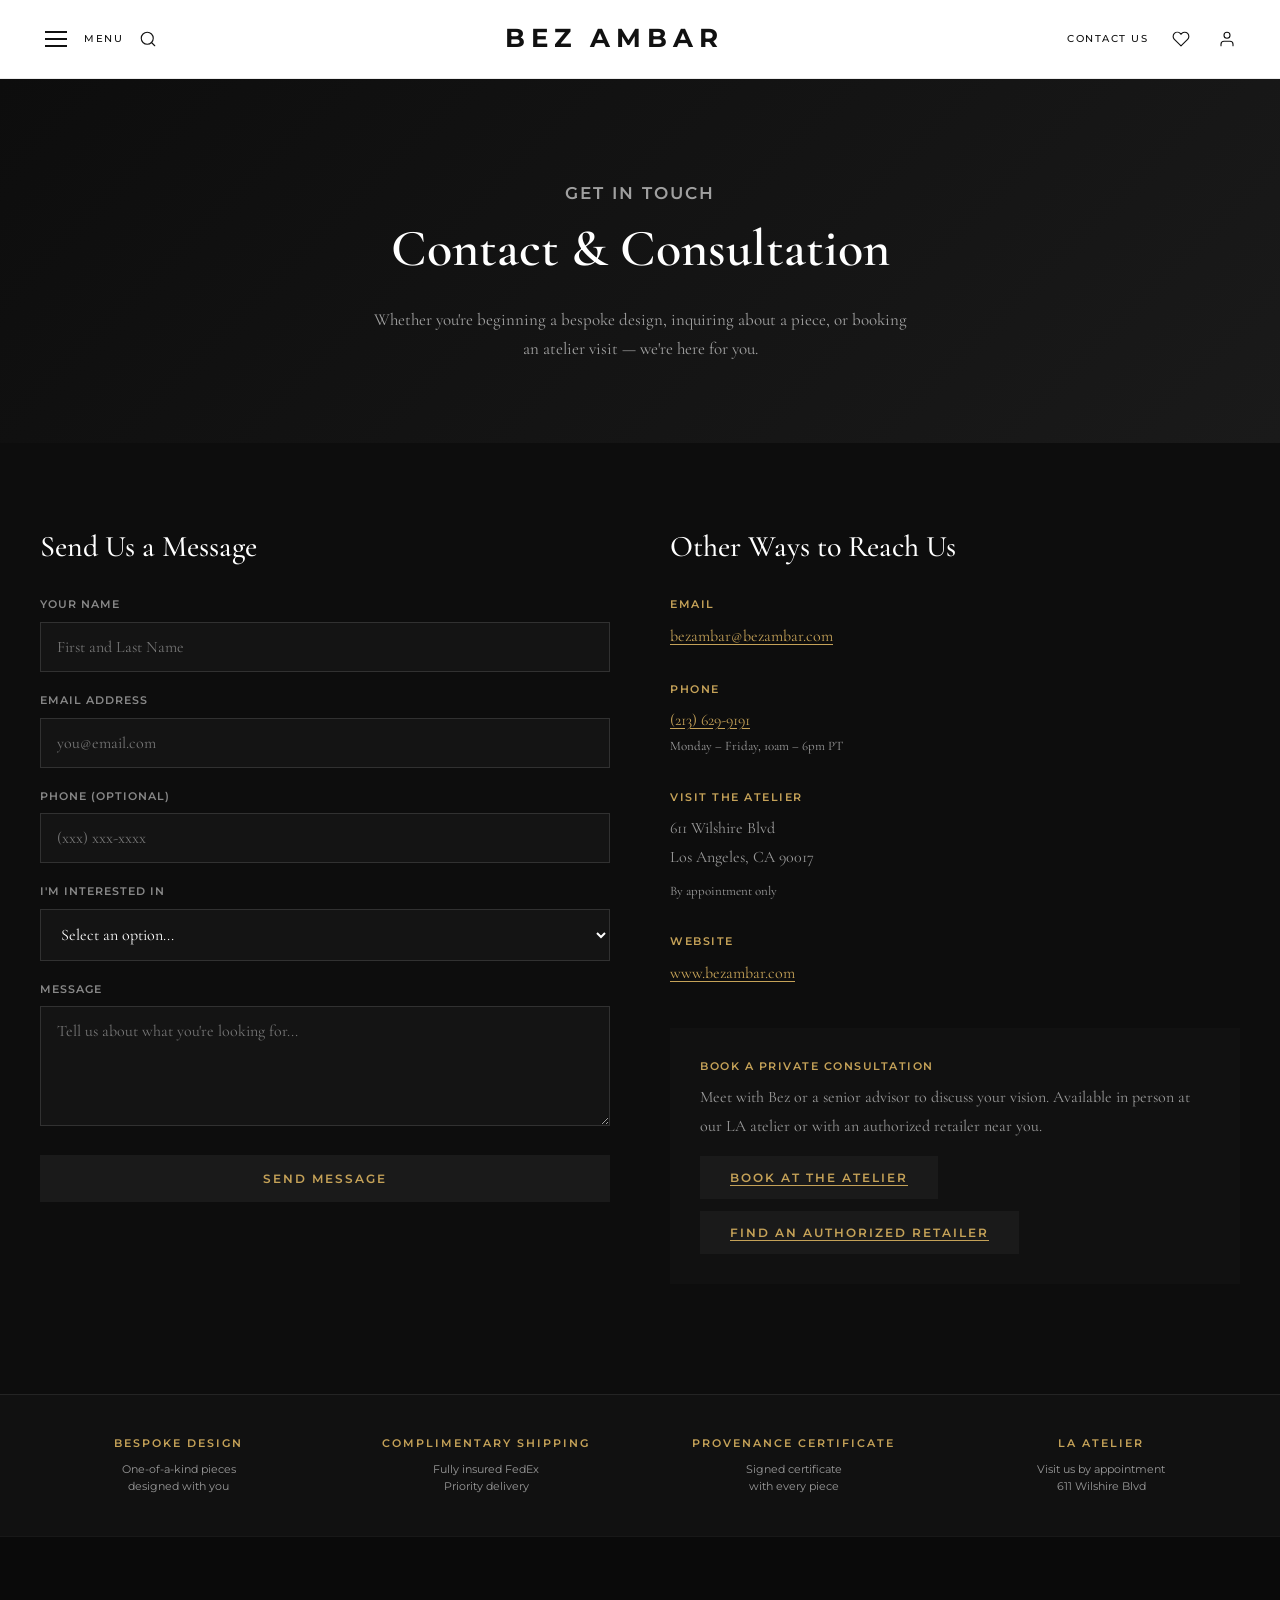
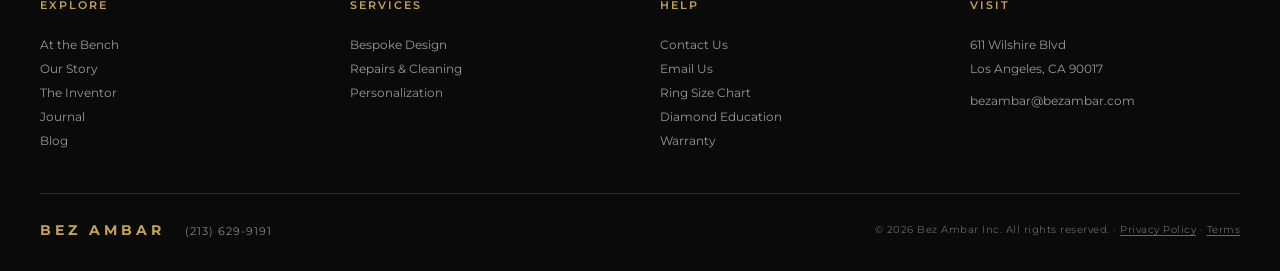
<file: contact.html>
<!DOCTYPE html>
<html lang="en">
<head>
    <meta charset="UTF-8">
    <meta name="viewport" content="width=device-width, initial-scale=1.0">
    <title>Contact &amp; Consultation — Bez Ambar | Los Angeles</title>
    <link href="https://fonts.googleapis.com/css2?family=Cormorant+Garamond:ital,wght@0,400;0,500;0,600;0,700;1,400;1,500&family=Montserrat:wght@300;400;500;600;700&display=swap" rel="stylesheet">
    <link rel="stylesheet" href="styles.css">
</head>
<body>


    <header class="site-header">
        <div class="header-inner">
            <div class="header-left-group">
                <button class="mobile-nav-toggle" onclick="toggleMobileNav()" aria-label="Menu"><span></span><span></span><span></span></button>
                <span class="menu-label" onclick="toggleMobileNav()">Menu</span>
                <button class="header-icon-btn header-search-btn" aria-label="Search">
                    <svg width="18" height="18" viewBox="0 0 24 24" fill="none" stroke="currentColor" stroke-width="1.5" stroke-linecap="round" stroke-linejoin="round"><circle cx="11" cy="11" r="8"/><line x1="21" y1="21" x2="16.65" y2="16.65"/></svg>
                </button>
            </div>
            <a href="index.html" class="logo">Bez Ambar</a>
            <div class="header-right-group">
                <a href="contact.html" class="header-contact-link">Contact Us</a>
                <a href="#" class="header-icon-btn" aria-label="Wishlist">
                    <svg width="18" height="18" viewBox="0 0 24 24" fill="none" stroke="currentColor" stroke-width="1.5" stroke-linecap="round" stroke-linejoin="round"><path d="M20.84 4.61a5.5 5.5 0 0 0-7.78 0L12 5.67l-1.06-1.06a5.5 5.5 0 0 0-7.78 7.78l1.06 1.06L12 21.23l7.78-7.78 1.06-1.06a5.5 5.5 0 0 0 0-7.78z"/></svg>
                </a>
                <a href="#" class="header-icon-btn" aria-label="Account">
                    <svg width="18" height="18" viewBox="0 0 24 24" fill="none" stroke="currentColor" stroke-width="1.5" stroke-linecap="round" stroke-linejoin="round"><path d="M20 21v-2a4 4 0 0 0-4-4H8a4 4 0 0 0-4 4v2"/><circle cx="12" cy="7" r="4"/></svg>
                </a>
            </div>
            <div class="mobile-nav-overlay" id="mobileNav">
                <a href="collection.html">At the Bench</a>
                <span class="mobile-cat-label">Categories</span>
                <a href="collection.html" class="mobile-cat-link">All Jewelry</a>
                <!-- BEGIN HIDDEN SUBCATS (restore when products have images) -->

                <!--
<a href="collection.html?cat=rings" class="mobile-cat-link">Rings</a>
                <a href="collection.html?cat=engagement-rings" class="mobile-cat-link mobile-sub-link">Engagement Rings</a>
                <a href="collection.html?cat=wedding-bands" class="mobile-cat-link mobile-sub-link">Wedding Bands</a>
                <a href="collection.html?cat=mens-wedding-bands" class="mobile-cat-link mobile-sub-link">Men's Wedding Bands</a>
                <a href="collection.html?cat=pendants" class="mobile-cat-link">Pendants</a>
                <a href="collection.html?cat=necklaces" class="mobile-cat-link">Necklaces</a>
                <a href="collection.html?cat=earrings" class="mobile-cat-link">Earrings</a>
                <a href="collection.html?cat=stud-earrings" class="mobile-cat-link mobile-sub-link">Stud Earrings</a>
                <a href="collection.html?cat=hug-earrings" class="mobile-cat-link mobile-sub-link">Hug Earrings</a>
                <a href="collection.html?cat=hoop-earrings" class="mobile-cat-link mobile-sub-link">Hoop Earrings</a>
                <a href="collection.html?cat=bracelets" class="mobile-cat-link">Bracelets</a>

                -->

                <!-- END HIDDEN SUBCATS -->
                <a href="video-gallery.html">Bespoke Commissions</a>
                <a href="journal.html">Journal</a>
                <a href="our-story.html" class="mobile-cat-label" style="text-decoration:none;">Our Story</a>
                <a href="about.html" class="mobile-cat-link">The Inventor</a>
                <a href="the-bez-ambar-story.html" class="mobile-cat-link">The Bez Ambar Story</a>
                <a href="blog.html" class="mobile-cat-link">Blog</a>
                <a href="ring-size-chart.html" class="mobile-cat-link">Ring Size Chart</a>
                <a href="warranty.html" class="mobile-cat-link">Warranty</a>
            </div>
        </div>
    </header>
    <div class="nav-backdrop" id="navBackdrop"></div>

    <!-- Hero -->
    <section class="page-hero">
        <p class="eyebrow">Get in Touch</p>
        <h1>Contact &amp; Consultation</h1>
        <p>Whether you're beginning a bespoke design, inquiring about a piece, or booking an atelier visit — we're here for you.</p>
    </section>

    <!-- Contact Layout -->
    <section class="contact-layout">

        <!-- Form -->
        <div class="contact-form">
            <h2>Send Us a Message</h2>
            <form action="https://formsubmit.co/bezambar@bezambar.com" method="POST">
                <input type="hidden" name="_subject" value="Website Inquiry — Bez Ambar">
                <input type="hidden" name="_captcha" value="false">
                <input type="hidden" name="_next" value="https://hilarious-cuchufli-5e95ed.netlify.app/contact.html">

                <div class="form-group">
                    <label for="name">Your Name</label>
                    <input type="text" id="name" name="name" placeholder="First and Last Name" required>
                </div>

                <div class="form-group">
                    <label for="email">Email Address</label>
                    <input type="email" id="email" name="email" placeholder="you@email.com" required>
                </div>

                <div class="form-group">
                    <label for="phone">Phone (Optional)</label>
                    <input type="tel" id="phone" name="phone" placeholder="(xxx) xxx-xxxx">
                </div>

                <div class="form-group">
                    <label for="interest">I'm Interested In</label>
                    <select id="interest" name="interest">
                        <option value="">Select an option...</option>
                        <option value="Find Jeweler">Find an Authorized Jeweler Near Me</option>
                        <option value="Bespoke Design">Bespoke Design</option>
                        <option value="Family Signature Pendant">Family Signature Pendant</option>
                        <option value="The Heart Ruby">The Heart Ruby</option>
                        <option value="Collection Piece">A Piece from the Recent Creations</option>
                        <option value="Engagement Ring">Engagement Ring</option>
                        <option value="Atelier Visit">Visiting the Atelier</option>
                        <option value="Become Partner">Become a Retail Partner</option>
                        <option value="Repair or Cleaning">Repair or Cleaning</option>
                        <option value="Other">Something Else</option>
                    </select>
                </div>

                <div class="form-group">
                    <label for="message">Message</label>
                    <textarea id="message" name="message" placeholder="Tell us about what you're looking for..."></textarea>
                </div>

                <button type="submit" class="btn btn-primary" style="width: 100%; border: none; cursor: pointer;">Send Message</button>
            </form>
        </div>

        <!-- Details -->
        <div class="contact-details">
            <h2>Other Ways to Reach Us</h2>

            <div class="contact-details-item">
                <h4>Email</h4>
                <p><a href="mailto:bezambar@bezambar.com">bezambar@bezambar.com</a></p>
            </div>

            <div class="contact-details-item">
                <h4>Phone</h4>
                <p><a href="tel:+12136299191">(213) 629-9191</a></p>
                <p style="font-size: 13px; color: rgba(255,255,255,0.6);">Monday – Friday, 10am – 6pm PT</p>
            </div>

            <div class="contact-details-item">
                <h4>Visit the Atelier</h4>
                <p>611 Wilshire Blvd<br>Los Angeles, CA 90017</p>
                <p style="font-size: 13px; color: rgba(255,255,255,0.6); margin-top: 8px;">By appointment only</p>
            </div>

            <div class="contact-details-item">
                <h4>Website</h4>
                <p><a href="https://www.bezambar.com" target="_blank">www.bezambar.com</a></p>
            </div>

            <div class="contact-details-item" style="margin-top: 40px; padding: 30px; background: #111;">
                <h4>Book a Private Consultation</h4>
                <p>Meet with Bez or a senior advisor to discuss your vision. Available in person at our LA atelier or with an authorized retailer near you.</p>
                <div style="margin-top: 15px; display:flex; gap:12px; flex-wrap:wrap;">
                    <a href="mailto:bezambar@bezambar.com?subject=Atelier%20Consultation%20Request" class="btn btn-primary" style="display: inline-block; padding: 12px 30px;">Book at the Atelier</a>
                    <a href="mailto:bezambar@bezambar.com?subject=Retailer%20Consultation%20Request" class="btn btn-primary" style="display: inline-block; padding: 12px 30px;">Find an Authorized Retailer</a>
                </div>
            </div>
        </div>

    </section>

    <!-- Services + Footer -->
    <div class="services-strip">
        <div class="services-inner">
            <div class="service-item"><h4>Bespoke Design</h4><p>One-of-a-kind pieces<br>designed with you</p></div>
            <div class="service-item"><h4>Complimentary Shipping</h4><p>Fully insured FedEx<br>Priority delivery</p></div>
            <div class="service-item"><h4>Provenance Certificate</h4><p>Signed certificate<br>with every piece</p></div>
            <div class="service-item"><h4>LA Atelier</h4><p>Visit us by appointment<br>611 Wilshire Blvd</p></div>
        </div>
    </div>

    <footer class="site-footer">
        <div class="footer-inner">
            <div class="footer-top">
                <div class="footer-col"><h4>Explore</h4><a href="collection.html">At the Bench</a><a href="our-story.html">Our Story</a><a href="about.html">The Inventor</a><a href="journal.html">Journal</a><a href="blog.html">Blog</a></div>
                <div class="footer-col"><h4>Services</h4><a href="contact.html">Bespoke Design</a><a href="contact.html">Repairs &amp; Cleaning</a><a href="contact.html">Personalization</a></div>
                <div class="footer-col"><h4>Help</h4><a href="contact.html">Contact Us</a><a href="mailto:bezambar@bezambar.com">Email Us</a><a href="ring-size-chart.html">Ring Size Chart</a><a href="diamond-education.html">Diamond Education</a><a href="warranty.html">Warranty</a></div>
                <div class="footer-col"><h4>Visit</h4><p>611 Wilshire Blvd</p><p>Los Angeles, CA 90017</p><p style="margin-top:8px;"><a href="mailto:bezambar@bezambar.com">bezambar@bezambar.com</a></p></div>
            </div>
            <div class="footer-bottom">
                <div class="footer-logo">BEZ AMBAR <span style="font-family:'Montserrat',sans-serif; font-size:11px; font-weight:400; letter-spacing:1px; color:rgba(255,255,255,0.5); margin-left:12px;"><a href="tel:+12136299191" style="color:rgba(255,255,255,0.5); text-decoration:none;">(213) 629-9191</a></span></div>
                <div class="footer-legal">&copy; 2026 Bez Ambar Inc. All rights reserved. &middot; <a href="#">Privacy Policy</a> &middot; <a href="#">Terms</a></div>
            </div>
        </div>
    </footer>


    <script>
    function toggleMobileNav() {
        var toggle = document.querySelector('.mobile-nav-toggle');
        var nav = document.getElementById('mobileNav');
        var backdrop = document.getElementById('navBackdrop');
        toggle.classList.toggle('open');
        nav.classList.toggle('open');
        backdrop.classList.toggle('open');
    }
    function closeMobileNav() {
        document.querySelector('.mobile-nav-toggle').classList.remove('open');
        document.getElementById('mobileNav').classList.remove('open');
        document.getElementById('navBackdrop').classList.remove('open');
    }
    document.getElementById('navBackdrop').addEventListener('click', closeMobileNav);
    </script>
</body>
</html>
</file>
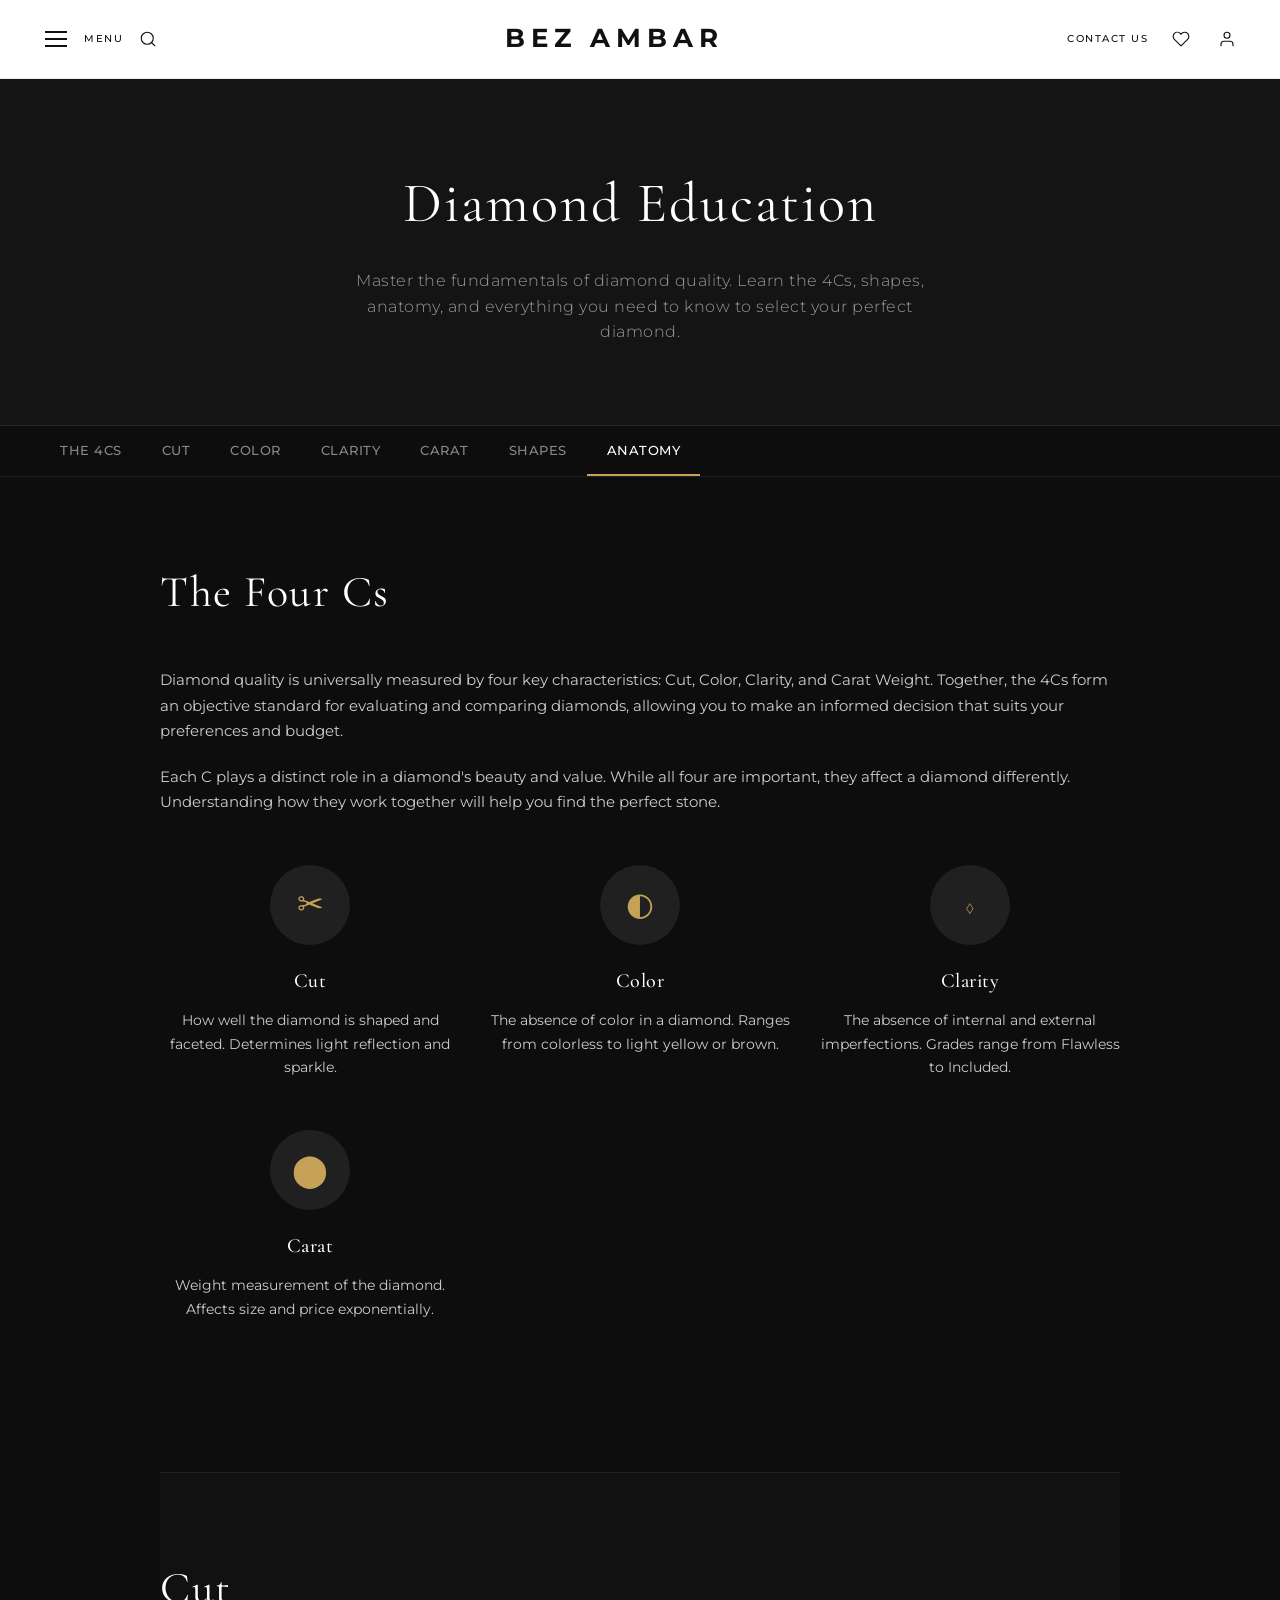
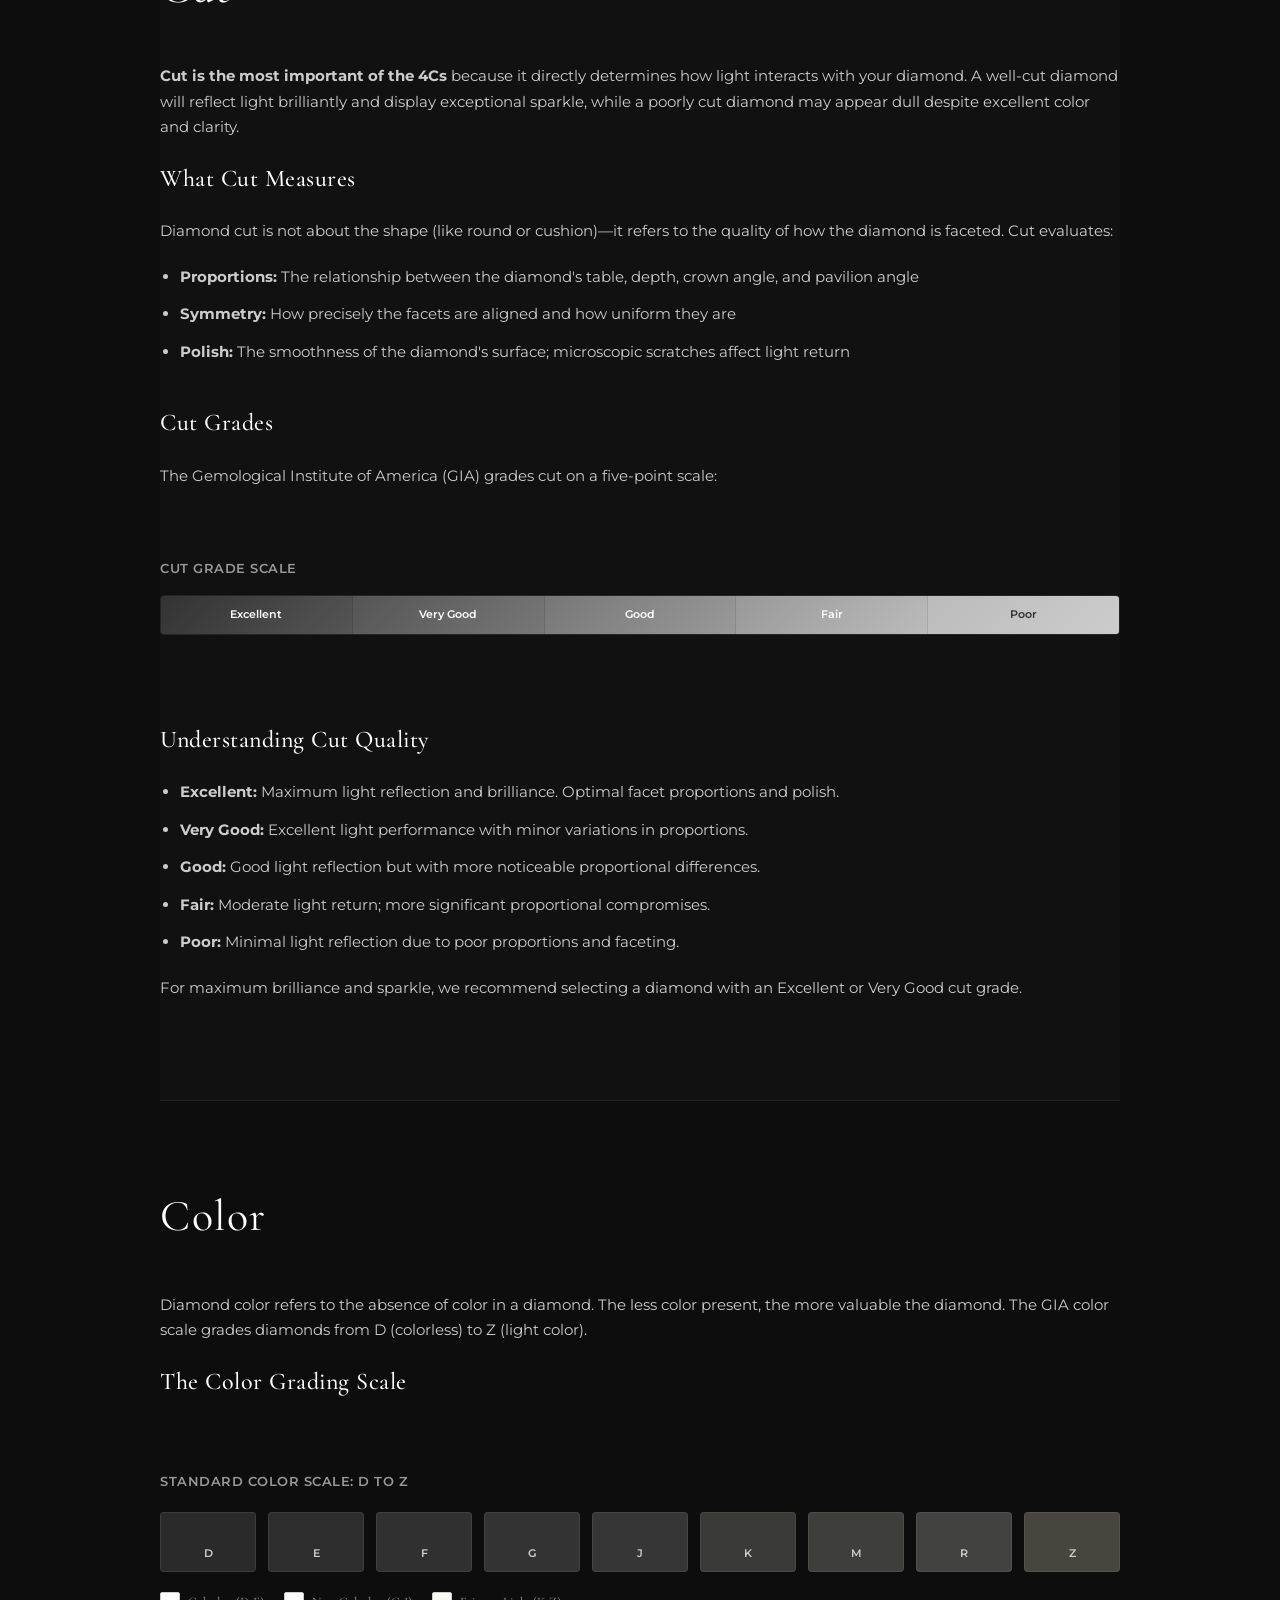
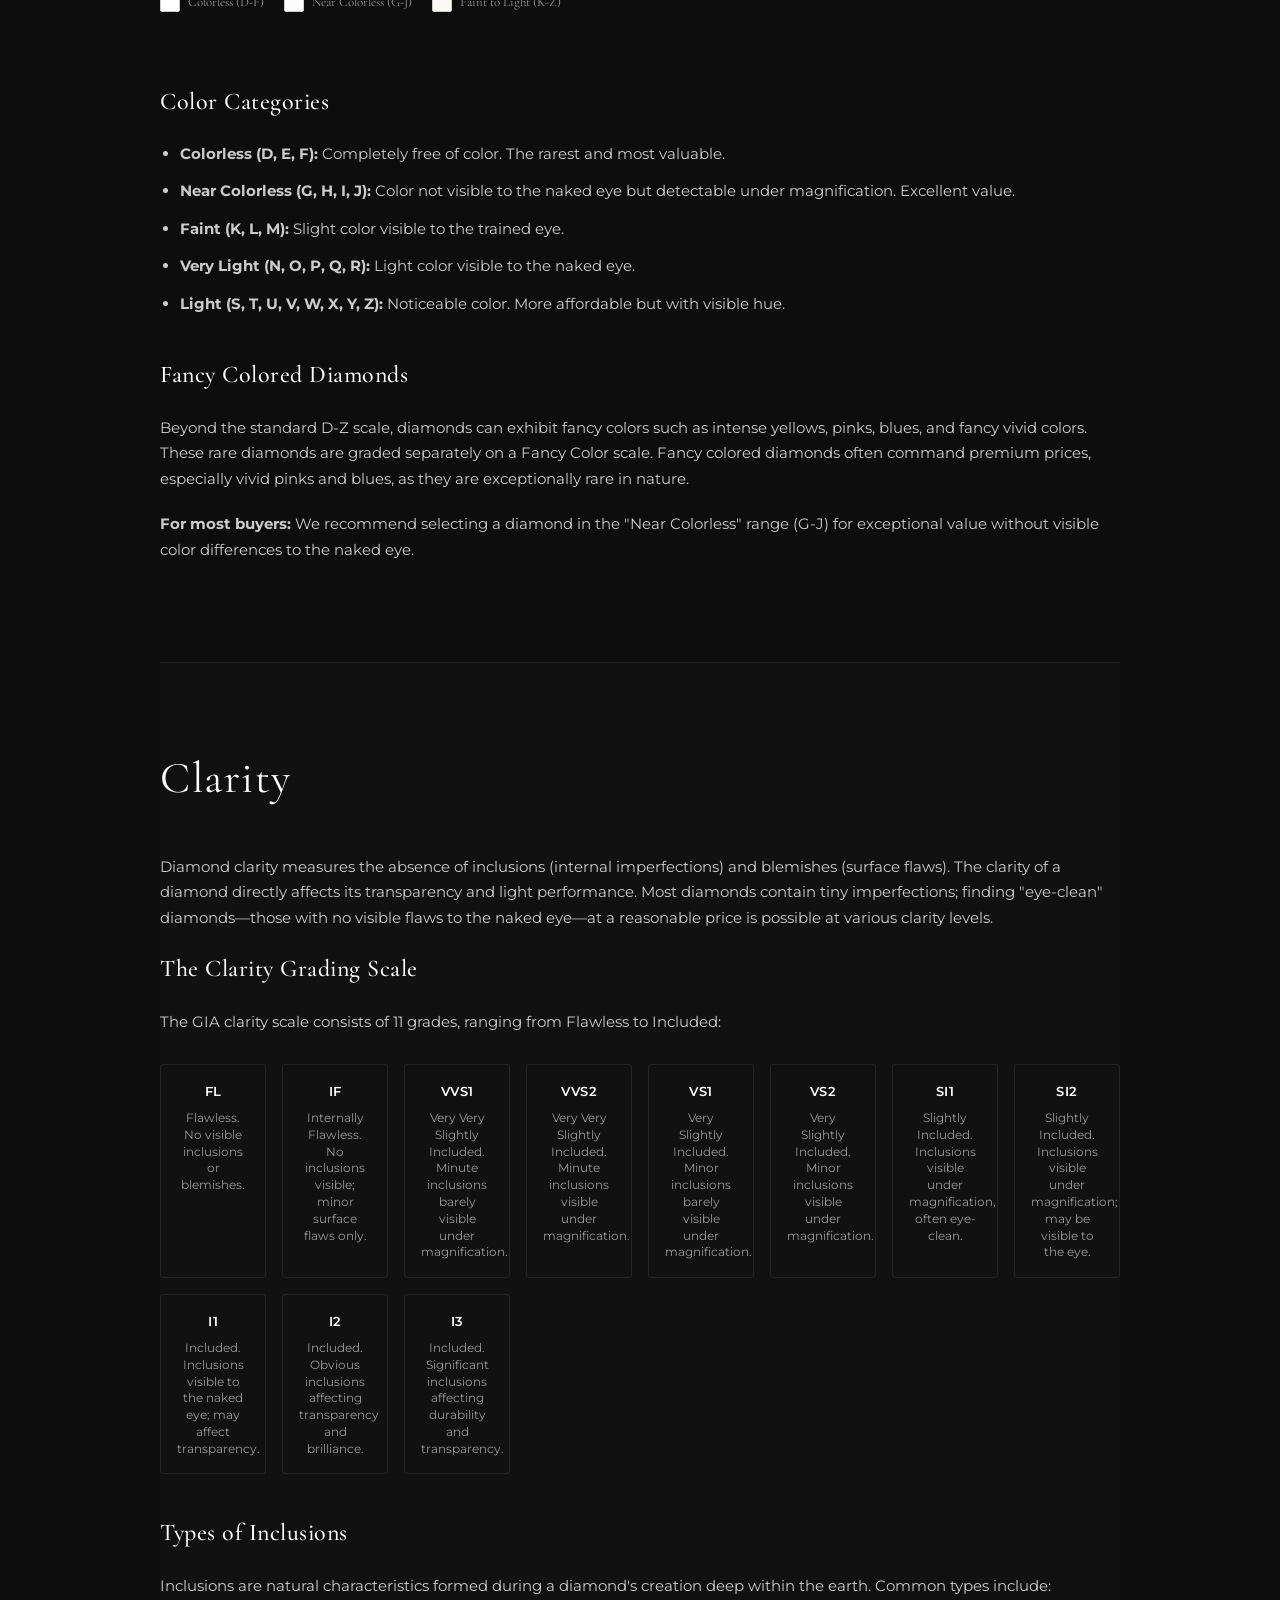
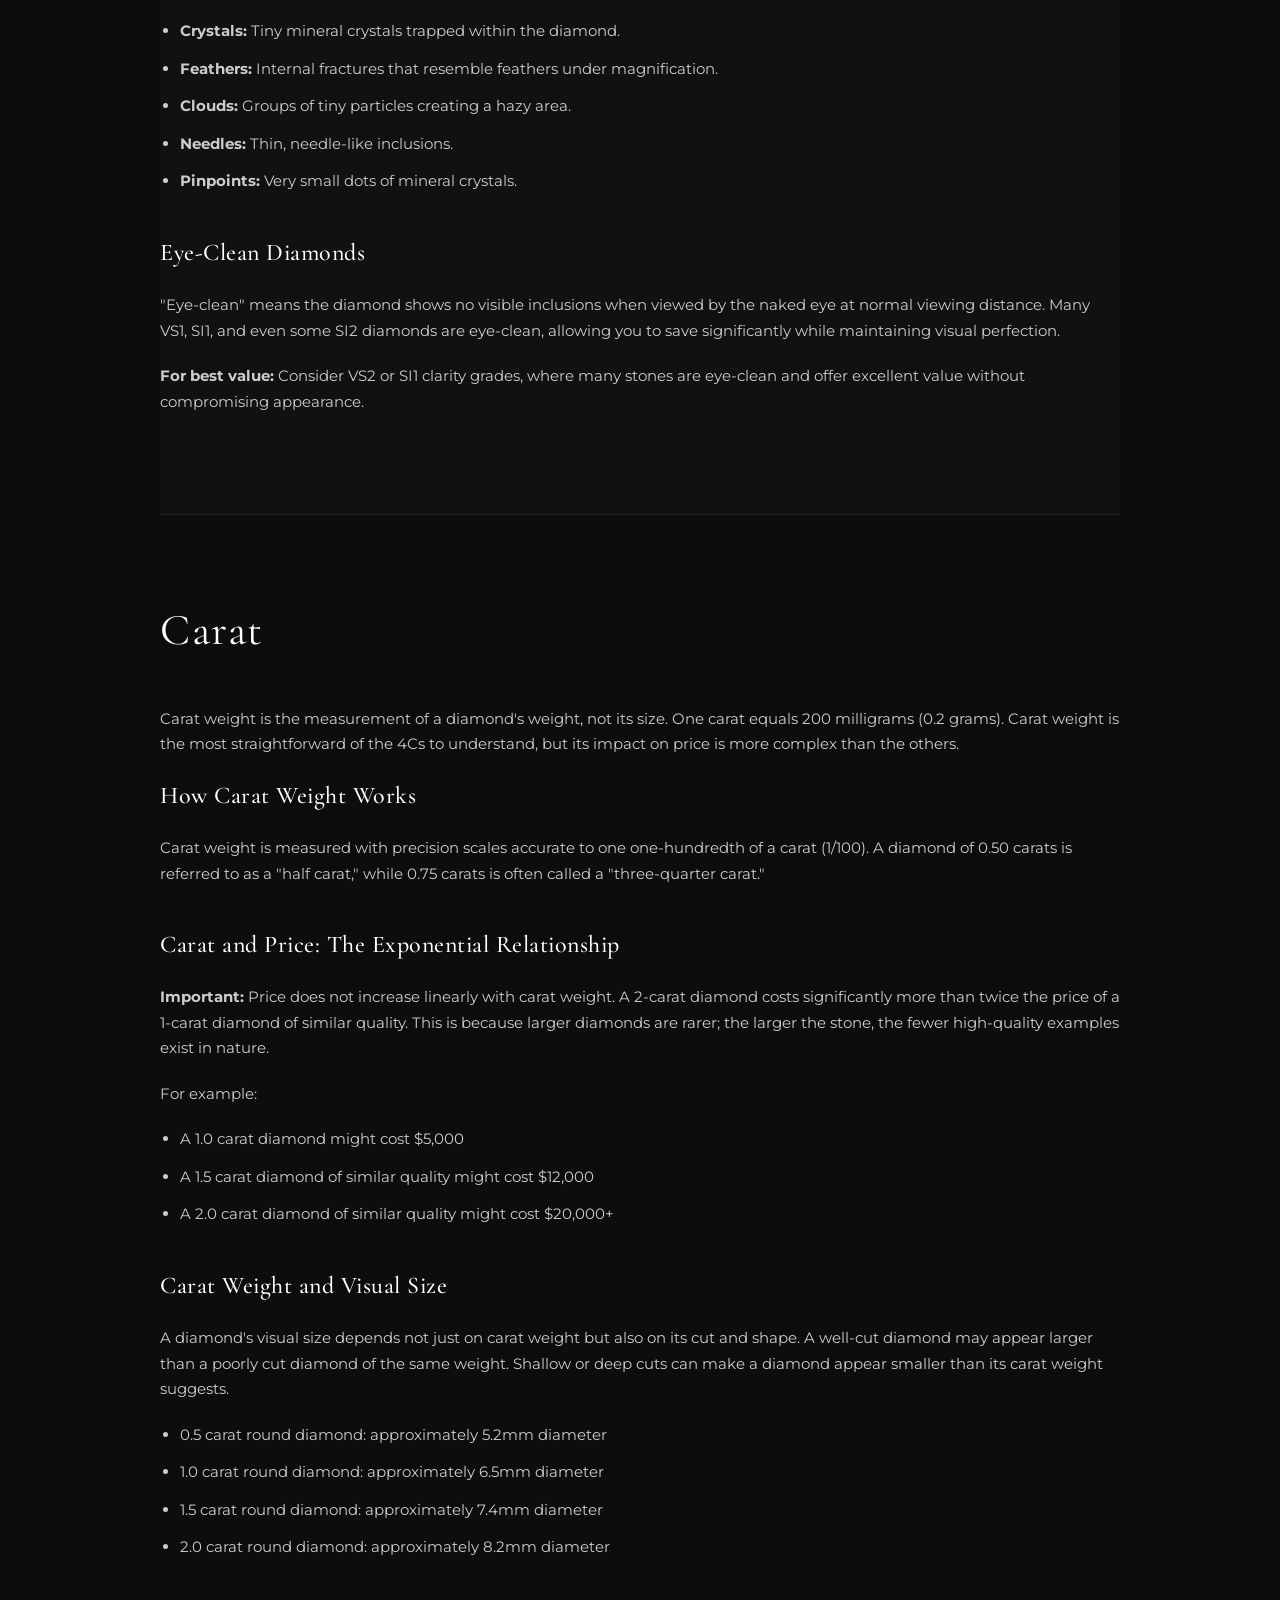
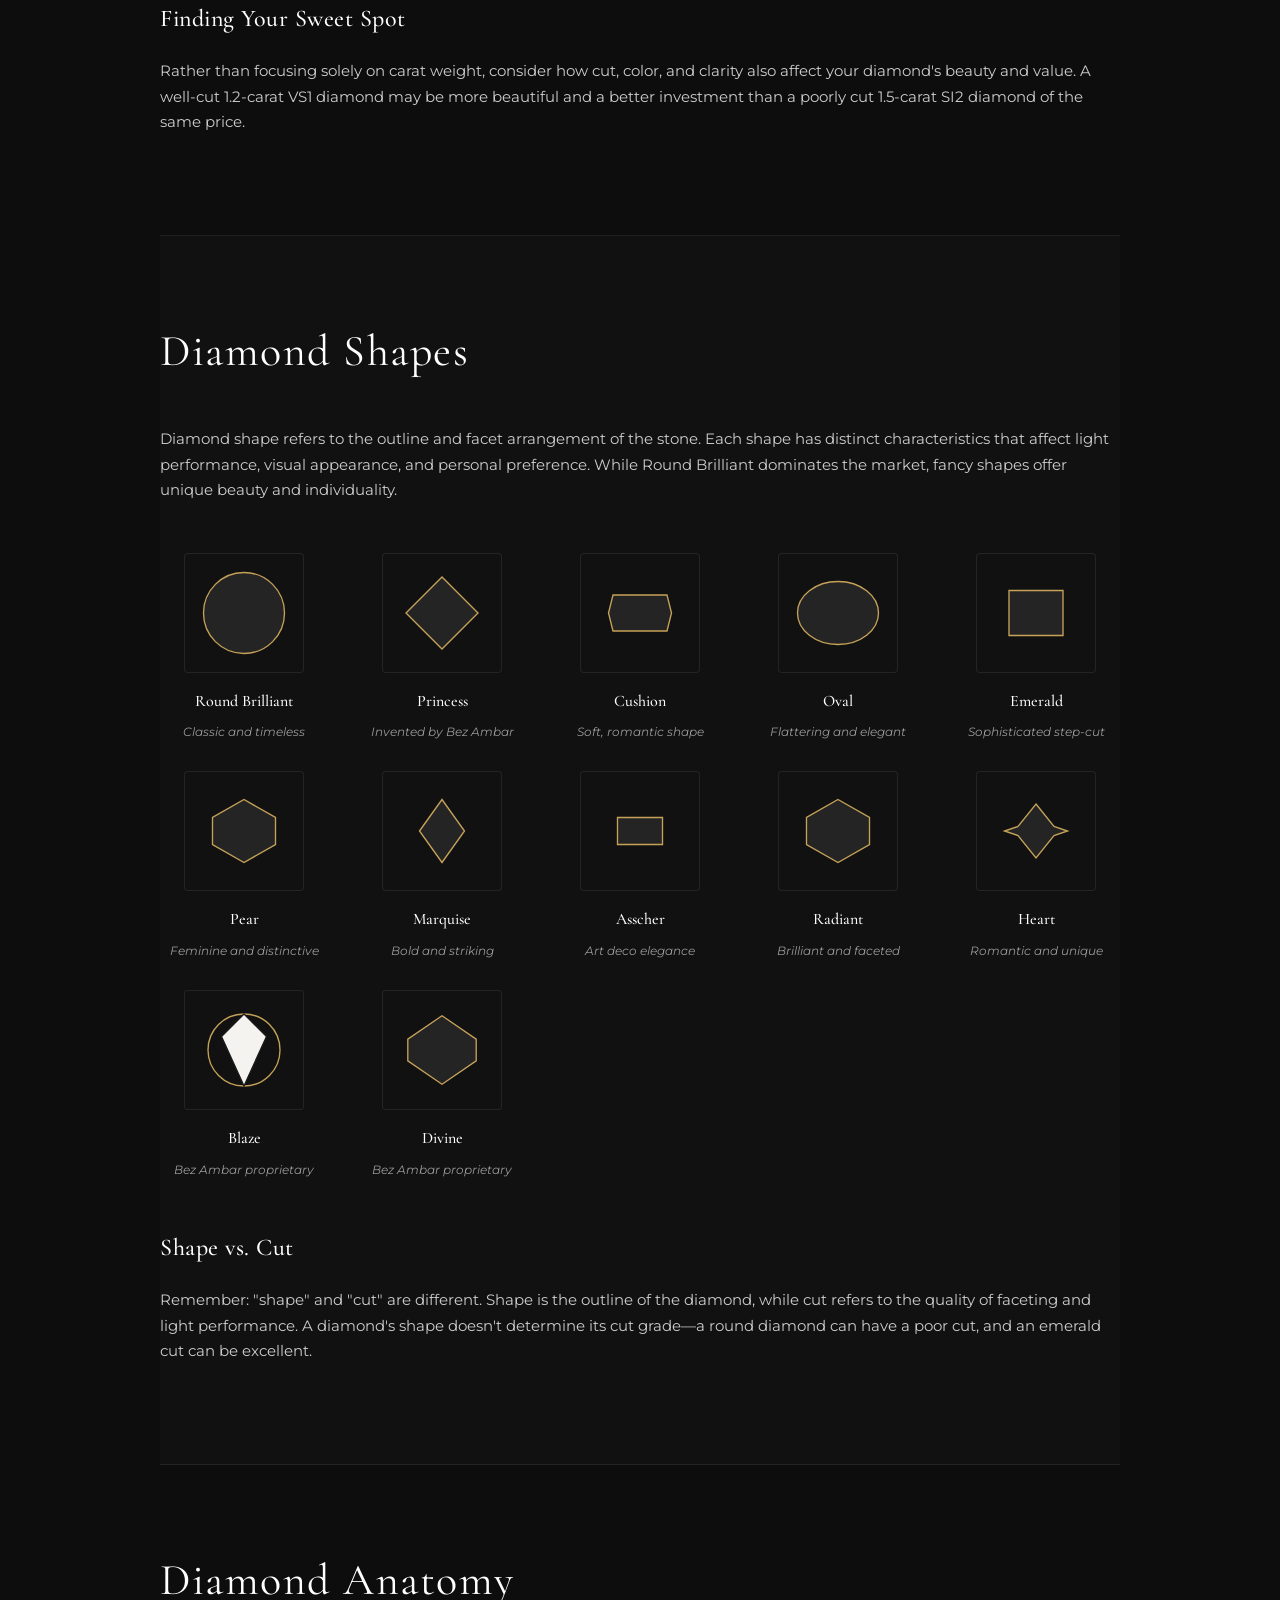
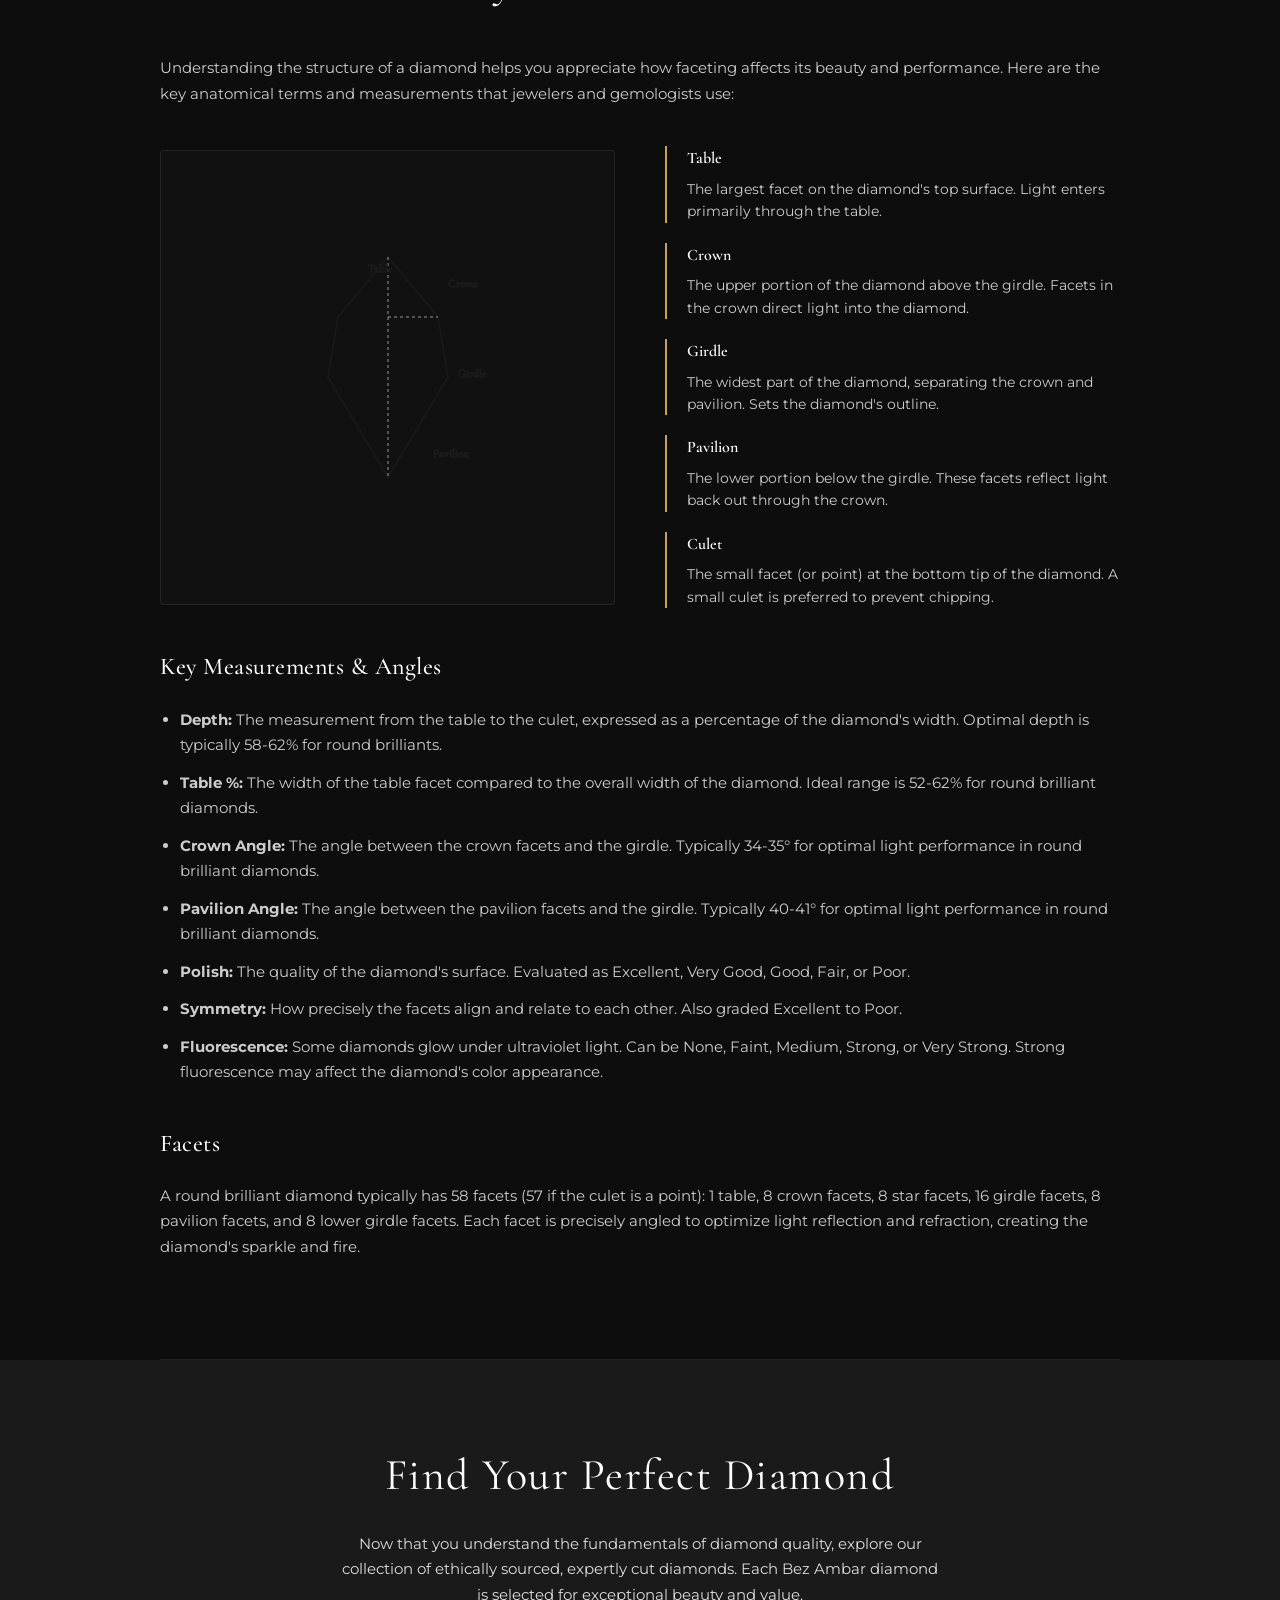
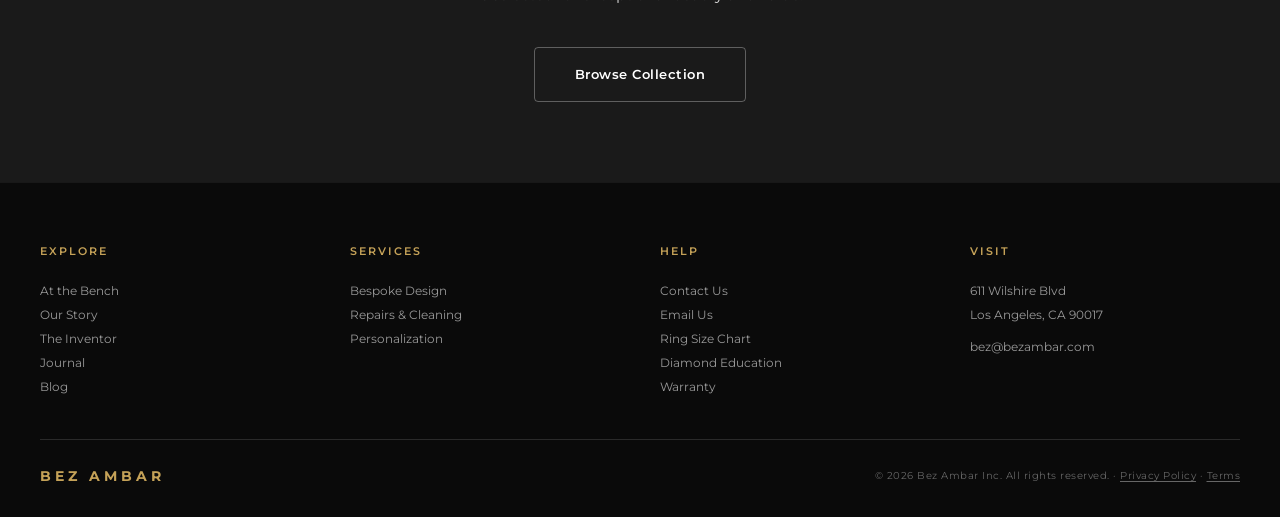
<file: diamond-education.html>
<!DOCTYPE html>
<html lang="en">
<head>
    <meta charset="UTF-8">
    <meta name="viewport" content="width=device-width, initial-scale=1.0">
    <title>Diamond Education — The Complete Guide | Bez Ambar</title>
    <meta name="description" content="Learn everything about diamonds: the 4Cs, shapes, anatomy, and how to choose the perfect diamond for your jewelry.">
    <link href="https://fonts.googleapis.com/css2?family=Cormorant+Garamond:ital,wght@0,400;0,500;0,600;0,700;1,400;1,500&family=Montserrat:wght@300;400;500;600;700&display=swap" rel="stylesheet">
    <link rel="stylesheet" href="styles.css">
    <style>
        /* Diamond Education Page Styles */

        .de-hero {
            background-color: #141414;
            padding: 80px 20px;
            text-align: center;
            border-bottom: 1px solid rgba(255,255,255,0.08);
        }

        .de-hero h1 {
            font-family: 'Cormorant Garamond', serif;
            font-size: 56px;
            font-weight: 400;
            letter-spacing: 2px;
            color: #fff;
            margin: 0 0 20px 0;
        }

        .de-hero p {
            font-family: 'Montserrat', sans-serif;
            font-size: 16px;
            color: #999;
            font-weight: 300;
            letter-spacing: 0.5px;
            max-width: 600px;
            margin: 0 auto;
        }

        /* Sticky Tab Navigation */
        .de-tabs {
            position: sticky;
            top: 0;
            background: #0d0d0d;
            border-bottom: 1px solid rgba(255,255,255,0.08);
            z-index: 100;
            padding: 0 20px;
        }

        .de-tabs-inner {
            max-width: 1200px;
            margin: 0 auto;
            display: flex;
            gap: 0;
            overflow-x: auto;
            -webkit-overflow-scrolling: touch;
        }

        .de-tab-btn {
            background: none;
            border: none;
            padding: 16px 20px;
            font-family: 'Montserrat', sans-serif;
            font-size: 13px;
            font-weight: 500;
            letter-spacing: 0.5px;
            color: #888;
            cursor: pointer;
            white-space: nowrap;
            border-bottom: 2px solid transparent;
            transition: all 0.3s ease;
            text-transform: uppercase;
        }

        .de-tab-btn:hover {
            color: #fff;
        }

        .de-tab-btn.active {
            color: #fff;
            border-bottom-color: #c5a258;
        }

        /* Main Content */
        .de-content {
            max-width: 1000px;
            margin: 0 auto;
            padding: 0 20px;
            background: #0d0d0d;
        }

        .de-section {
            padding: 80px 0;
            border-bottom: 1px solid rgba(255,255,255,0.08);
        }

        .de-section:nth-child(even) {
            background-color: #111;
        }

        .de-section h2 {
            font-family: 'Cormorant Garamond', serif;
            font-size: 44px;
            font-weight: 400;
            letter-spacing: 1.5px;
            color: #fff;
            margin: 0 0 40px 0;
        }

        .de-section h3 {
            font-family: 'Cormorant Garamond', serif;
            font-size: 24px;
            font-weight: 500;
            letter-spacing: 0.5px;
            color: #fff;
            margin: 40px 0 20px 0;
        }

        .de-section h3:first-of-type {
            margin-top: 0;
        }

        .de-section p {
            font-family: 'Montserrat', sans-serif;
            font-size: 15px;
            line-height: 1.7;
            color: #ccc;
            margin: 0 0 20px 0;
        }

        .de-section ul {
            font-family: 'Montserrat', sans-serif;
            font-size: 15px;
            line-height: 1.7;
            color: #ccc;
            margin: 0 0 20px 20px;
            padding: 0;
        }

        .de-section li {
            margin-bottom: 12px;
        }

        /* Four Cs Overview */
        .four-cs-grid {
            display: grid;
            grid-template-columns: repeat(auto-fit, minmax(220px, 1fr));
            gap: 30px;
            margin: 50px 0;
        }

        .four-c-card {
            text-align: center;
        }

        .four-c-icon {
            width: 80px;
            height: 80px;
            margin: 0 auto 20px;
            background: rgba(255,255,255,0.08);
            border-radius: 50%;
            display: flex;
            align-items: center;
            justify-content: center;
            font-family: 'Cormorant Garamond', serif;
            font-size: 32px;
            color: #c5a258;
        }

        .four-c-card h3 {
            font-family: 'Cormorant Garamond', serif;
            font-size: 20px;
            margin: 0 0 12px 0;
            color: #fff;
        }

        .four-c-card p {
            font-size: 14px;
            text-align: center;
            color: #ccc;
        }

        /* Grading Scales */
        .grading-scale {
            margin: 40px 0;
            padding: 30px 0;
        }

        .scale-label {
            font-family: 'Montserrat', sans-serif;
            font-size: 13px;
            font-weight: 600;
            letter-spacing: 0.5px;
            color: #999;
            text-transform: uppercase;
            margin-bottom: 16px;
            display: block;
        }

        .scale-bar {
            display: flex;
            height: 40px;
            border: 1px solid rgba(255,255,255,0.08);
            border-radius: 4px;
            overflow: hidden;
            margin-bottom: 16px;
        }

        .scale-segment {
            flex: 1;
            display: flex;
            align-items: center;
            justify-content: center;
            font-family: 'Montserrat', sans-serif;
            font-size: 11px;
            font-weight: 600;
            color: white;
            border-right: 1px solid rgba(255, 255, 255, 0.1);
            transition: opacity 0.3s ease;
        }

        .scale-segment:last-child {
            border-right: none;
        }

        .scale-segment:hover {
            opacity: 0.9;
        }

        .scale-legend {
            display: flex;
            flex-wrap: wrap;
            gap: 20px;
            font-size: 13px;
            color: #999;
        }

        .scale-legend-item {
            display: flex;
            align-items: center;
            gap: 8px;
        }

        .scale-legend-color {
            width: 20px;
            height: 20px;
            border-radius: 2px;
        }

        /* Cut Grades */
        .cut-grade-excellent { background: linear-gradient(135deg, #333 0%, #555 100%); }
        .cut-grade-verygood { background: linear-gradient(135deg, #555 0%, #777 100%); }
        .cut-grade-good { background: linear-gradient(135deg, #777 0%, #999 100%); }
        .cut-grade-fair { background: linear-gradient(135deg, #999 0%, #bbb 100%); }
        .cut-grade-poor { background: linear-gradient(135deg, #bbb 0%, #ccc 100%); color: #333; }

        /* Color Scale - Colorless to Light */
        .color-d { background: #2a2a2a; border: 1px solid rgba(255,255,255,0.08); }
        .color-e { background: #2d2d2d; border: 1px solid rgba(255,255,255,0.08); }
        .color-f { background: #303030; border: 1px solid rgba(255,255,255,0.08); }
        .color-g { background: #333333; border: 1px solid rgba(255,255,255,0.08); }
        .color-j { background: #363636; border: 1px solid rgba(255,255,255,0.08); }
        .color-k { background: #3a3a37; border: 1px solid rgba(255,255,255,0.08); }
        .color-m { background: #3e3e3a; border: 1px solid rgba(255,255,255,0.08); }
        .color-r { background: #424240; border: 1px solid rgba(255,255,255,0.08); }
        .color-z { background: #48453e; border: 1px solid rgba(255,255,255,0.08); }
        .color-fancy { background: linear-gradient(135deg, #4a4033 0%, #5a4a33 100%); }

        .color-grid {
            display: grid;
            grid-template-columns: repeat(auto-fit, minmax(80px, 1fr));
            gap: 12px;
            margin: 20px 0;
        }

        .color-sample {
            height: 60px;
            border-radius: 4px;
            display: flex;
            align-items: flex-end;
            justify-content: center;
            font-family: 'Montserrat', sans-serif;
            font-size: 11px;
            font-weight: 600;
            padding-bottom: 8px;
            color: #ccc;
            transition: transform 0.2s ease;
        }

        .color-sample:hover {
            transform: translateY(-2px);
        }

        /* Clarity Scale */
        .clarity-scale {
            display: grid;
            grid-template-columns: repeat(auto-fit, minmax(100px, 1fr));
            gap: 16px;
            margin: 30px 0;
        }

        .clarity-item {
            padding: 16px;
            background: #111;
            border: 1px solid rgba(255,255,255,0.08);
            border-radius: 4px;
            text-align: center;
        }

        .clarity-grade {
            font-family: 'Montserrat', sans-serif;
            font-size: 13px;
            font-weight: 600;
            letter-spacing: 0.5px;
            color: #fff;
            margin-bottom: 8px;
        }

        .clarity-desc {
            font-family: 'Montserrat', sans-serif;
            font-size: 12px;
            color: #999;
            line-height: 1.4;
        }

        /* Diamond Shapes */
        .shapes-grid {
            display: grid;
            grid-template-columns: repeat(auto-fit, minmax(140px, 1fr));
            gap: 30px;
            margin: 50px 0;
        }

        .shape-item {
            text-align: center;
        }

        .shape-visual {
            width: 120px;
            height: 120px;
            margin: 0 auto 16px;
            background: #111;
            border: 1px solid rgba(255,255,255,0.08);
            border-radius: 4px;
            display: flex;
            align-items: center;
            justify-content: center;
            position: relative;
        }

        .shape-name {
            font-family: 'Cormorant Garamond', serif;
            font-size: 16px;
            font-weight: 500;
            color: #fff;
            margin-bottom: 8px;
        }

        .shape-note {
            font-family: 'Montserrat', sans-serif;
            font-size: 12px;
            color: #999;
            font-style: italic;
        }

        /* SVG Shapes */
        svg.diamond-shape {
            width: 90px;
            height: 90px;
            fill: rgba(255,255,255,0.08);
            stroke: #c5a258;
            stroke-width: 1.5;
        }

        /* Diamond Anatomy */
        .anatomy-grid {
            display: grid;
            grid-template-columns: 1fr 1fr;
            gap: 50px;
            margin: 40px 0;
            align-items: center;
        }

        .anatomy-diagram {
            background: #111;
            padding: 40px;
            border-radius: 4px;
            aspect-ratio: 1;
            display: flex;
            align-items: center;
            justify-content: center;
            border: 1px solid rgba(255,255,255,0.08);
        }

        .anatomy-list {
            display: flex;
            flex-direction: column;
            gap: 20px;
        }

        .anatomy-term {
            border-left: 2px solid #c5a258;
            padding-left: 20px;
        }

        .anatomy-term dt {
            font-family: 'Cormorant Garamond', serif;
            font-size: 16px;
            font-weight: 600;
            color: #fff;
            margin-bottom: 6px;
        }

        .anatomy-term dd {
            font-family: 'Montserrat', sans-serif;
            font-size: 14px;
            color: #ccc;
            margin: 0;
        }

        /* CTA Section */
        .de-cta-section {
            background: #1a1a1a;
            color: white;
            padding: 80px 20px;
            text-align: center;
        }

        .de-cta-section h2 {
            font-family: 'Cormorant Garamond', serif;
            font-size: 44px;
            font-weight: 400;
            letter-spacing: 1.5px;
            color: white;
            margin: 0 0 20px 0;
        }

        .de-cta-section p {
            font-family: 'Montserrat', sans-serif;
            font-size: 15px;
            line-height: 1.7;
            color: #ddd;
            margin: 0 0 40px 0;
            max-width: 600px;
            margin-left: auto;
            margin-right: auto;
        }

        .de-cta-btn {
            display: inline-block;
            padding: 16px 40px;
            background: transparent;
            color: #fff;
            text-decoration: none;
            font-family: 'Montserrat', sans-serif;
            font-size: 13px;
            font-weight: 600;
            letter-spacing: 0.5px;
            border-radius: 4px;
            transition: all 0.3s ease;
            cursor: pointer;
            border: 1px solid rgba(255,255,255,0.3);
        }

        .de-cta-btn:hover {
            background: #fff;
            color: #1a1a1a;
            border-color: #fff;
        }

        /* Responsive */
        @media (max-width: 768px) {
            .de-hero h1 {
                font-size: 36px;
            }

            .de-section h2 {
                font-size: 32px;
            }

            .four-cs-grid {
                grid-template-columns: repeat(2, 1fr);
                gap: 20px;
            }

            .shapes-grid {
                grid-template-columns: repeat(3, 1fr);
                gap: 20px;
            }

            .anatomy-grid {
                grid-template-columns: 1fr;
                gap: 30px;
            }

            .de-tabs-inner {
                overflow-x: auto;
            }

            .de-tab-btn {
                padding: 14px 16px;
                font-size: 12px;
            }

            .de-section {
                padding: 50px 0;
            }

            .de-cta-section h2 {
                font-size: 32px;
            }
        }

        @media (max-width: 480px) {
            .de-hero {
                padding: 60px 20px;
            }

            .de-hero h1 {
                font-size: 28px;
                letter-spacing: 1px;
            }

            .de-hero p {
                font-size: 14px;
            }

            .de-section h2 {
                font-size: 24px;
            }

            .de-section h3 {
                font-size: 18px;
            }

            .four-cs-grid {
                grid-template-columns: 1fr;
            }

            .shapes-grid {
                grid-template-columns: repeat(2, 1fr);
                gap: 16px;
            }

            .shape-visual {
                width: 100px;
                height: 100px;
            }

            .clarity-scale {
                grid-template-columns: repeat(2, 1fr);
            }

            .de-section {
                padding: 40px 0;
            }

            .de-cta-section {
                padding: 50px 20px;
            }

            .de-cta-section h2 {
                font-size: 24px;
            }
        }
    </style>
</head>
<body>
    <header class="site-header">
        <div class="header-inner">
            <div class="header-left-group">
                <button class="mobile-nav-toggle" onclick="toggleMobileNav()" aria-label="Menu"><span></span><span></span><span></span></button>
                <span class="menu-label" onclick="toggleMobileNav()">Menu</span>
                <button class="header-icon-btn header-search-btn" aria-label="Search">
                    <svg width="18" height="18" viewBox="0 0 24 24" fill="none" stroke="currentColor" stroke-width="1.5" stroke-linecap="round" stroke-linejoin="round"><circle cx="11" cy="11" r="8"/><line x1="21" y1="21" x2="16.65" y2="16.65"/></svg>
                </button>
            </div>
            <a href="index.html" class="logo">Bez Ambar</a>
            <div class="header-right-group">
                <a href="contact.html" class="header-contact-link">Contact Us</a>
                <a href="#" class="header-icon-btn" aria-label="Wishlist">
                    <svg width="18" height="18" viewBox="0 0 24 24" fill="none" stroke="currentColor" stroke-width="1.5" stroke-linecap="round" stroke-linejoin="round"><path d="M20.84 4.61a5.5 5.5 0 0 0-7.78 0L12 5.67l-1.06-1.06a5.5 5.5 0 0 0-7.78 7.78l1.06 1.06L12 21.23l7.78-7.78 1.06-1.06a5.5 5.5 0 0 0 0-7.78z"/></svg>
                </a>
                <a href="#" class="header-icon-btn" aria-label="Account">
                    <svg width="18" height="18" viewBox="0 0 24 24" fill="none" stroke="currentColor" stroke-width="1.5" stroke-linecap="round" stroke-linejoin="round"><path d="M20 21v-2a4 4 0 0 0-4-4H8a4 4 0 0 0-4 4v2"/><circle cx="12" cy="7" r="4"/></svg>
                </a>
            </div>
            <div class="mobile-nav-overlay" id="mobileNav">
                <a href="collection.html">At the Bench</a>
                <span class="mobile-cat-label">Categories</span>
                <a href="collection.html" class="mobile-cat-link">All Jewelry</a>
                <!-- BEGIN HIDDEN SUBCATS (restore when products have images) -->

                <!--
<a href="collection.html?cat=rings" class="mobile-cat-link">Rings</a>
                <a href="collection.html?cat=engagement-rings" class="mobile-cat-link mobile-sub-link">Engagement Rings</a>
                <a href="collection.html?cat=wedding-bands" class="mobile-cat-link mobile-sub-link">Wedding Bands</a>
                <a href="collection.html?cat=mens-wedding-bands" class="mobile-cat-link mobile-sub-link">Men's Wedding Bands</a>
                <a href="collection.html?cat=pendants" class="mobile-cat-link">Pendants</a>
                <a href="collection.html?cat=necklaces" class="mobile-cat-link">Necklaces</a>
                <a href="collection.html?cat=earrings" class="mobile-cat-link">Earrings</a>
                <a href="collection.html?cat=stud-earrings" class="mobile-cat-link mobile-sub-link">Stud Earrings</a>
                <a href="collection.html?cat=hug-earrings" class="mobile-cat-link mobile-sub-link">Hug Earrings</a>
                <a href="collection.html?cat=hoop-earrings" class="mobile-cat-link mobile-sub-link">Hoop Earrings</a>
                <a href="collection.html?cat=bracelets" class="mobile-cat-link">Bracelets</a>

                -->

                <!-- END HIDDEN SUBCATS -->
                <a href="video-gallery.html">Video Gallery</a>
                <a href="journal.html">Journal</a>
                <a href="our-story.html" class="mobile-cat-label" style="text-decoration:none;">Our Story</a>
                <a href="about.html" class="mobile-cat-link">The Inventor</a>
                <a href="the-bez-ambar-story.html" class="mobile-cat-link">The Bez Ambar Story</a>
                <a href="blog.html" class="mobile-cat-link">Blog</a>
                <a href="diamond-education.html" class="mobile-cat-link">Diamond Education</a>
                <a href="ring-size-chart.html" class="mobile-cat-link">Ring Size Chart</a>
                <a href="warranty.html" class="mobile-cat-link">Warranty</a>
            </div>
        </div>
    </header>
    <div class="nav-backdrop" id="navBackdrop"></div>

    <!-- Hero Section -->
    <section class="de-hero">
        <h1>Diamond Education</h1>
        <p>Master the fundamentals of diamond quality. Learn the 4Cs, shapes, anatomy, and everything you need to know to select your perfect diamond.</p>
    </section>

    <!-- Sticky Tab Navigation -->
    <div class="de-tabs">
        <div class="de-tabs-inner">
            <button class="de-tab-btn active" onclick="scrollToSection('four-cs')">The 4Cs</button>
            <button class="de-tab-btn" onclick="scrollToSection('cut')">Cut</button>
            <button class="de-tab-btn" onclick="scrollToSection('color')">Color</button>
            <button class="de-tab-btn" onclick="scrollToSection('clarity')">Clarity</button>
            <button class="de-tab-btn" onclick="scrollToSection('carat')">Carat</button>
            <button class="de-tab-btn" onclick="scrollToSection('shapes')">Shapes</button>
            <button class="de-tab-btn" onclick="scrollToSection('anatomy')">Anatomy</button>
        </div>
    </div>

    <!-- Main Content -->
    <div class="de-content">
        <!-- The 4Cs Section -->
        <section class="de-section" id="four-cs">
            <h2>The Four Cs</h2>
            <p>Diamond quality is universally measured by four key characteristics: Cut, Color, Clarity, and Carat Weight. Together, the 4Cs form an objective standard for evaluating and comparing diamonds, allowing you to make an informed decision that suits your preferences and budget.</p>
            <p>Each C plays a distinct role in a diamond's beauty and value. While all four are important, they affect a diamond differently. Understanding how they work together will help you find the perfect stone.</p>

            <div class="four-cs-grid">
                <div class="four-c-card">
                    <div class="four-c-icon">✂</div>
                    <h3>Cut</h3>
                    <p>How well the diamond is shaped and faceted. Determines light reflection and sparkle.</p>
                </div>
                <div class="four-c-card">
                    <div class="four-c-icon">◐</div>
                    <h3>Color</h3>
                    <p>The absence of color in a diamond. Ranges from colorless to light yellow or brown.</p>
                </div>
                <div class="four-c-card">
                    <div class="four-c-icon">◊</div>
                    <h3>Clarity</h3>
                    <p>The absence of internal and external imperfections. Grades range from Flawless to Included.</p>
                </div>
                <div class="four-c-card">
                    <div class="four-c-icon">⬤</div>
                    <h3>Carat</h3>
                    <p>Weight measurement of the diamond. Affects size and price exponentially.</p>
                </div>
            </div>
        </section>

        <!-- Cut Section -->
        <section class="de-section" id="cut">
            <h2>Cut</h2>
            <p><strong>Cut is the most important of the 4Cs</strong> because it directly determines how light interacts with your diamond. A well-cut diamond will reflect light brilliantly and display exceptional sparkle, while a poorly cut diamond may appear dull despite excellent color and clarity.</p>

            <h3>What Cut Measures</h3>
            <p>Diamond cut is not about the shape (like round or cushion)—it refers to the quality of how the diamond is faceted. Cut evaluates:</p>
            <ul>
                <li><strong>Proportions:</strong> The relationship between the diamond's table, depth, crown angle, and pavilion angle</li>
                <li><strong>Symmetry:</strong> How precisely the facets are aligned and how uniform they are</li>
                <li><strong>Polish:</strong> The smoothness of the diamond's surface; microscopic scratches affect light return</li>
            </ul>

            <h3>Cut Grades</h3>
            <p>The Gemological Institute of America (GIA) grades cut on a five-point scale:</p>

            <div class="grading-scale">
                <span class="scale-label">Cut Grade Scale</span>
                <div class="scale-bar">
                    <div class="scale-segment cut-grade-excellent">Excellent</div>
                    <div class="scale-segment cut-grade-verygood">Very Good</div>
                    <div class="scale-segment cut-grade-good">Good</div>
                    <div class="scale-segment cut-grade-fair">Fair</div>
                    <div class="scale-segment cut-grade-poor">Poor</div>
                </div>
            </div>

            <h3>Understanding Cut Quality</h3>
            <ul>
                <li><strong>Excellent:</strong> Maximum light reflection and brilliance. Optimal facet proportions and polish.</li>
                <li><strong>Very Good:</strong> Excellent light performance with minor variations in proportions.</li>
                <li><strong>Good:</strong> Good light reflection but with more noticeable proportional differences.</li>
                <li><strong>Fair:</strong> Moderate light return; more significant proportional compromises.</li>
                <li><strong>Poor:</strong> Minimal light reflection due to poor proportions and faceting.</li>
            </ul>

            <p>For maximum brilliance and sparkle, we recommend selecting a diamond with an Excellent or Very Good cut grade.</p>
        </section>

        <!-- Color Section -->
        <section class="de-section" id="color">
            <h2>Color</h2>
            <p>Diamond color refers to the absence of color in a diamond. The less color present, the more valuable the diamond. The GIA color scale grades diamonds from D (colorless) to Z (light color).</p>

            <h3>The Color Grading Scale</h3>

            <div class="grading-scale">
                <span class="scale-label">Standard Color Scale: D to Z</span>
                <div class="color-grid">
                    <div class="color-sample color-d">D</div>
                    <div class="color-sample color-e">E</div>
                    <div class="color-sample color-f">F</div>
                    <div class="color-sample color-g">G</div>
                    <div class="color-sample color-j">J</div>
                    <div class="color-sample color-k">K</div>
                    <div class="color-sample color-m">M</div>
                    <div class="color-sample color-r">R</div>
                    <div class="color-sample color-z">Z</div>
                </div>

                <div class="scale-legend">
                    <div class="scale-legend-item">
                        <div class="scale-legend-color" style="background: #ffffff; border: 1px solid #ccc;"></div>
                        <span>Colorless (D-F)</span>
                    </div>
                    <div class="scale-legend-item">
                        <div class="scale-legend-color" style="background: #fcfcfc; border: 1px solid #ccc;"></div>
                        <span>Near Colorless (G-J)</span>
                    </div>
                    <div class="scale-legend-item">
                        <div class="scale-legend-color" style="background: #faf9f6; border: 1px solid #ccc;"></div>
                        <span>Faint to Light (K-Z)</span>
                    </div>
                </div>
            </div>

            <h3>Color Categories</h3>
            <ul>
                <li><strong>Colorless (D, E, F):</strong> Completely free of color. The rarest and most valuable.</li>
                <li><strong>Near Colorless (G, H, I, J):</strong> Color not visible to the naked eye but detectable under magnification. Excellent value.</li>
                <li><strong>Faint (K, L, M):</strong> Slight color visible to the trained eye.</li>
                <li><strong>Very Light (N, O, P, Q, R):</strong> Light color visible to the naked eye.</li>
                <li><strong>Light (S, T, U, V, W, X, Y, Z):</strong> Noticeable color. More affordable but with visible hue.</li>
            </ul>

            <h3>Fancy Colored Diamonds</h3>
            <p>Beyond the standard D-Z scale, diamonds can exhibit fancy colors such as intense yellows, pinks, blues, and fancy vivid colors. These rare diamonds are graded separately on a Fancy Color scale. Fancy colored diamonds often command premium prices, especially vivid pinks and blues, as they are exceptionally rare in nature.</p>

            <p><strong>For most buyers:</strong> We recommend selecting a diamond in the "Near Colorless" range (G-J) for exceptional value without visible color differences to the naked eye.</p>
        </section>

        <!-- Clarity Section -->
        <section class="de-section" id="clarity">
            <h2>Clarity</h2>
            <p>Diamond clarity measures the absence of inclusions (internal imperfections) and blemishes (surface flaws). The clarity of a diamond directly affects its transparency and light performance. Most diamonds contain tiny imperfections; finding "eye-clean" diamonds—those with no visible flaws to the naked eye—at a reasonable price is possible at various clarity levels.</p>

            <h3>The Clarity Grading Scale</h3>
            <p>The GIA clarity scale consists of 11 grades, ranging from Flawless to Included:</p>

            <div class="clarity-scale">
                <div class="clarity-item">
                    <div class="clarity-grade">FL</div>
                    <div class="clarity-desc">Flawless. No visible inclusions or blemishes.</div>
                </div>
                <div class="clarity-item">
                    <div class="clarity-grade">IF</div>
                    <div class="clarity-desc">Internally Flawless. No inclusions visible; minor surface flaws only.</div>
                </div>
                <div class="clarity-item">
                    <div class="clarity-grade">VVS1</div>
                    <div class="clarity-desc">Very Very Slightly Included. Minute inclusions barely visible under magnification.</div>
                </div>
                <div class="clarity-item">
                    <div class="clarity-grade">VVS2</div>
                    <div class="clarity-desc">Very Very Slightly Included. Minute inclusions visible under magnification.</div>
                </div>
                <div class="clarity-item">
                    <div class="clarity-grade">VS1</div>
                    <div class="clarity-desc">Very Slightly Included. Minor inclusions barely visible under magnification.</div>
                </div>
                <div class="clarity-item">
                    <div class="clarity-grade">VS2</div>
                    <div class="clarity-desc">Very Slightly Included. Minor inclusions visible under magnification.</div>
                </div>
                <div class="clarity-item">
                    <div class="clarity-grade">SI1</div>
                    <div class="clarity-desc">Slightly Included. Inclusions visible under magnification, often eye-clean.</div>
                </div>
                <div class="clarity-item">
                    <div class="clarity-grade">SI2</div>
                    <div class="clarity-desc">Slightly Included. Inclusions visible under magnification; may be visible to the eye.</div>
                </div>
                <div class="clarity-item">
                    <div class="clarity-grade">I1</div>
                    <div class="clarity-desc">Included. Inclusions visible to the naked eye; may affect transparency.</div>
                </div>
                <div class="clarity-item">
                    <div class="clarity-grade">I2</div>
                    <div class="clarity-desc">Included. Obvious inclusions affecting transparency and brilliance.</div>
                </div>
                <div class="clarity-item">
                    <div class="clarity-grade">I3</div>
                    <div class="clarity-desc">Included. Significant inclusions affecting durability and transparency.</div>
                </div>
            </div>

            <h3>Types of Inclusions</h3>
            <p>Inclusions are natural characteristics formed during a diamond's creation deep within the earth. Common types include:</p>
            <ul>
                <li><strong>Crystals:</strong> Tiny mineral crystals trapped within the diamond.</li>
                <li><strong>Feathers:</strong> Internal fractures that resemble feathers under magnification.</li>
                <li><strong>Clouds:</strong> Groups of tiny particles creating a hazy area.</li>
                <li><strong>Needles:</strong> Thin, needle-like inclusions.</li>
                <li><strong>Pinpoints:</strong> Very small dots of mineral crystals.</li>
            </ul>

            <h3>Eye-Clean Diamonds</h3>
            <p>"Eye-clean" means the diamond shows no visible inclusions when viewed by the naked eye at normal viewing distance. Many VS1, SI1, and even some SI2 diamonds are eye-clean, allowing you to save significantly while maintaining visual perfection.</p>

            <p><strong>For best value:</strong> Consider VS2 or SI1 clarity grades, where many stones are eye-clean and offer excellent value without compromising appearance.</p>
        </section>

        <!-- Carat Section -->
        <section class="de-section" id="carat">
            <h2>Carat</h2>
            <p>Carat weight is the measurement of a diamond's weight, not its size. One carat equals 200 milligrams (0.2 grams). Carat weight is the most straightforward of the 4Cs to understand, but its impact on price is more complex than the others.</p>

            <h3>How Carat Weight Works</h3>
            <p>Carat weight is measured with precision scales accurate to one one-hundredth of a carat (1/100). A diamond of 0.50 carats is referred to as a "half carat," while 0.75 carats is often called a "three-quarter carat."</p>

            <h3>Carat and Price: The Exponential Relationship</h3>
            <p><strong>Important:</strong> Price does not increase linearly with carat weight. A 2-carat diamond costs significantly more than twice the price of a 1-carat diamond of similar quality. This is because larger diamonds are rarer; the larger the stone, the fewer high-quality examples exist in nature.</p>

            <p>For example:</p>
            <ul>
                <li>A 1.0 carat diamond might cost $5,000</li>
                <li>A 1.5 carat diamond of similar quality might cost $12,000</li>
                <li>A 2.0 carat diamond of similar quality might cost $20,000+</li>
            </ul>

            <h3>Carat Weight and Visual Size</h3>
            <p>A diamond's visual size depends not just on carat weight but also on its cut and shape. A well-cut diamond may appear larger than a poorly cut diamond of the same weight. Shallow or deep cuts can make a diamond appear smaller than its carat weight suggests.</p>

            <ul>
                <li>0.5 carat round diamond: approximately 5.2mm diameter</li>
                <li>1.0 carat round diamond: approximately 6.5mm diameter</li>
                <li>1.5 carat round diamond: approximately 7.4mm diameter</li>
                <li>2.0 carat round diamond: approximately 8.2mm diameter</li>
            </ul>

            <h3>Finding Your Sweet Spot</h3>
            <p>Rather than focusing solely on carat weight, consider how cut, color, and clarity also affect your diamond's beauty and value. A well-cut 1.2-carat VS1 diamond may be more beautiful and a better investment than a poorly cut 1.5-carat SI2 diamond of the same price.</p>
        </section>

        <!-- Diamond Shapes Section -->
        <section class="de-section" id="shapes">
            <h2>Diamond Shapes</h2>
            <p>Diamond shape refers to the outline and facet arrangement of the stone. Each shape has distinct characteristics that affect light performance, visual appearance, and personal preference. While Round Brilliant dominates the market, fancy shapes offer unique beauty and individuality.</p>

            <div class="shapes-grid">
                <div class="shape-item">
                    <div class="shape-visual">
                        <svg class="diamond-shape" viewBox="0 0 100 100">
                            <circle cx="50" cy="50" r="45"/>
                        </svg>
                    </div>
                    <div class="shape-name">Round Brilliant</div>
                    <div class="shape-note">Classic and timeless</div>
                </div>

                <div class="shape-item">
                    <div class="shape-visual">
                        <svg class="diamond-shape" viewBox="0 0 100 100">
                            <path d="M50 10 L90 50 L50 90 L10 50 Z"/>
                        </svg>
                    </div>
                    <div class="shape-name">Princess</div>
                    <div class="shape-note">Invented by Bez Ambar</div>
                </div>

                <div class="shape-item">
                    <div class="shape-visual">
                        <svg class="diamond-shape" viewBox="0 0 100 100">
                            <path d="M20 30 L80 30 L85 50 L80 70 L20 70 L15 50 Z"/>
                        </svg>
                    </div>
                    <div class="shape-name">Cushion</div>
                    <div class="shape-note">Soft, romantic shape</div>
                </div>

                <div class="shape-item">
                    <div class="shape-visual">
                        <svg class="diamond-shape" viewBox="0 0 100 100">
                            <ellipse cx="50" cy="50" rx="45" ry="35"/>
                        </svg>
                    </div>
                    <div class="shape-name">Oval</div>
                    <div class="shape-note">Flattering and elegant</div>
                </div>

                <div class="shape-item">
                    <div class="shape-visual">
                        <svg class="diamond-shape" viewBox="0 0 100 100">
                            <path d="M20 25 L80 25 L80 75 L20 75 Z"/>
                        </svg>
                    </div>
                    <div class="shape-name">Emerald</div>
                    <div class="shape-note">Sophisticated step-cut</div>
                </div>

                <div class="shape-item">
                    <div class="shape-visual">
                        <svg class="diamond-shape" viewBox="0 0 100 100">
                            <path d="M50 15 L85 35 L85 65 L50 85 L15 65 L15 35 Z"/>
                        </svg>
                    </div>
                    <div class="shape-name">Pear</div>
                    <div class="shape-note">Feminine and distinctive</div>
                </div>

                <div class="shape-item">
                    <div class="shape-visual">
                        <svg class="diamond-shape" viewBox="0 0 100 100">
                            <path d="M25 50 L50 15 L75 50 L50 85 Z"/>
                        </svg>
                    </div>
                    <div class="shape-name">Marquise</div>
                    <div class="shape-note">Bold and striking</div>
                </div>

                <div class="shape-item">
                    <div class="shape-visual">
                        <svg class="diamond-shape" viewBox="0 0 100 100">
                            <path d="M25 35 L75 35 L75 65 L25 65 Z"/>
                        </svg>
                    </div>
                    <div class="shape-name">Asscher</div>
                    <div class="shape-note">Art deco elegance</div>
                </div>

                <div class="shape-item">
                    <div class="shape-visual">
                        <svg class="diamond-shape" viewBox="0 0 100 100">
                            <path d="M50 15 L85 35 L85 65 L50 85 L15 65 L15 35 Z"/>
                        </svg>
                    </div>
                    <div class="shape-name">Radiant</div>
                    <div class="shape-note">Brilliant and faceted</div>
                </div>

                <div class="shape-item">
                    <div class="shape-visual">
                        <svg class="diamond-shape" viewBox="0 0 100 100">
                            <path d="M50 20 L70 45 L85 50 L70 55 L50 80 L30 55 L15 50 L30 45 Z"/>
                        </svg>
                    </div>
                    <div class="shape-name">Heart</div>
                    <div class="shape-note">Romantic and unique</div>
                </div>

                <div class="shape-item">
                    <div class="shape-visual">
                        <svg class="diamond-shape" viewBox="0 0 100 100">
                            <circle cx="50" cy="50" r="40" fill="none"/>
                            <path d="M50 10 L75 35 L50 90 L25 35 Z" fill="#f5f3f0" stroke="#1a1a1a" stroke-width="1.5"/>
                        </svg>
                    </div>
                    <div class="shape-name">Blaze</div>
                    <div class="shape-note">Bez Ambar proprietary</div>
                </div>

                <div class="shape-item">
                    <div class="shape-visual">
                        <svg class="diamond-shape" viewBox="0 0 100 100">
                            <path d="M50 12 L88 38 L88 62 L50 88 L12 62 L12 38 Z"/>
                        </svg>
                    </div>
                    <div class="shape-name">Divine</div>
                    <div class="shape-note">Bez Ambar proprietary</div>
                </div>
            </div>

            <h3>Shape vs. Cut</h3>
            <p>Remember: "shape" and "cut" are different. Shape is the outline of the diamond, while cut refers to the quality of faceting and light performance. A diamond's shape doesn't determine its cut grade—a round diamond can have a poor cut, and an emerald cut can be excellent.</p>
        </section>

        <!-- Diamond Anatomy Section -->
        <section class="de-section" id="anatomy">
            <h2>Diamond Anatomy</h2>
            <p>Understanding the structure of a diamond helps you appreciate how faceting affects its beauty and performance. Here are the key anatomical terms and measurements that jewelers and gemologists use:</p>

            <div class="anatomy-grid">
                <div class="anatomy-diagram">
                    <svg width="200" height="280" viewBox="0 0 200 280" style="fill: none; stroke: #1a1a1a; stroke-width: 1.5;">
                        <!-- Diamond outline -->
                        <path d="M100 20 L150 80 L160 140 L100 240 L40 140 L50 80 Z"/>
                        <!-- Internal lines -->
                        <line x1="100" y1="20" x2="100" y2="240" stroke="#999" stroke-width="1" stroke-dasharray="3,3"/>
                        <line x1="100" y1="80" x2="150" y2="80" stroke="#999" stroke-width="1" stroke-dasharray="3,3"/>
                        <!-- Labels with arrows -->
                        <text x="160" y="50" font-size="11" fill="#666">Crown</text>
                        <text x="170" y="140" font-size="11" fill="#666">Girdle</text>
                        <text x="145" y="220" font-size="11" fill="#666">Pavilion</text>
                        <text x="80" y="35" font-size="11" fill="#666">Table</text>
                    </svg>
                </div>

                <div class="anatomy-list">
                    <div class="anatomy-term">
                        <dt>Table</dt>
                        <dd>The largest facet on the diamond's top surface. Light enters primarily through the table.</dd>
                    </div>
                    <div class="anatomy-term">
                        <dt>Crown</dt>
                        <dd>The upper portion of the diamond above the girdle. Facets in the crown direct light into the diamond.</dd>
                    </div>
                    <div class="anatomy-term">
                        <dt>Girdle</dt>
                        <dd>The widest part of the diamond, separating the crown and pavilion. Sets the diamond's outline.</dd>
                    </div>
                    <div class="anatomy-term">
                        <dt>Pavilion</dt>
                        <dd>The lower portion below the girdle. These facets reflect light back out through the crown.</dd>
                    </div>
                    <div class="anatomy-term">
                        <dt>Culet</dt>
                        <dd>The small facet (or point) at the bottom tip of the diamond. A small culet is preferred to prevent chipping.</dd>
                    </div>
                </div>
            </div>

            <h3>Key Measurements & Angles</h3>
            <ul>
                <li><strong>Depth:</strong> The measurement from the table to the culet, expressed as a percentage of the diamond's width. Optimal depth is typically 58-62% for round brilliants.</li>
                <li><strong>Table %:</strong> The width of the table facet compared to the overall width of the diamond. Ideal range is 52-62% for round brilliant diamonds.</li>
                <li><strong>Crown Angle:</strong> The angle between the crown facets and the girdle. Typically 34-35° for optimal light performance in round brilliant diamonds.</li>
                <li><strong>Pavilion Angle:</strong> The angle between the pavilion facets and the girdle. Typically 40-41° for optimal light performance in round brilliant diamonds.</li>
                <li><strong>Polish:</strong> The quality of the diamond's surface. Evaluated as Excellent, Very Good, Good, Fair, or Poor.</li>
                <li><strong>Symmetry:</strong> How precisely the facets align and relate to each other. Also graded Excellent to Poor.</li>
                <li><strong>Fluorescence:</strong> Some diamonds glow under ultraviolet light. Can be None, Faint, Medium, Strong, or Very Strong. Strong fluorescence may affect the diamond's color appearance.</li>
            </ul>

            <h3>Facets</h3>
            <p>A round brilliant diamond typically has 58 facets (57 if the culet is a point): 1 table, 8 crown facets, 8 star facets, 16 girdle facets, 8 pavilion facets, and 8 lower girdle facets. Each facet is precisely angled to optimize light reflection and refraction, creating the diamond's sparkle and fire.</p>
        </section>
    </div>

    <!-- CTA Section -->
    <section class="de-cta-section">
        <h2>Find Your Perfect Diamond</h2>
        <p>Now that you understand the fundamentals of diamond quality, explore our collection of ethically sourced, expertly cut diamonds. Each Bez Ambar diamond is selected for exceptional beauty and value.</p>
        <a href="collection.html" class="de-cta-btn">Browse Collection</a>
    </section>

    <!-- Footer -->
    <footer class="site-footer">
        <div class="footer-inner">
            <div class="footer-top">
                <div class="footer-col"><h4>Explore</h4><a href="collection.html">At the Bench</a><a href="our-story.html">Our Story</a><a href="about.html">The Inventor</a><a href="journal.html">Journal</a><a href="blog.html">Blog</a></div>
                <div class="footer-col"><h4>Services</h4><a href="contact.html">Bespoke Design</a><a href="contact.html">Repairs &amp; Cleaning</a><a href="contact.html">Personalization</a></div>
                <div class="footer-col"><h4>Help</h4><a href="contact.html">Contact Us</a><a href="mailto:bez@bezambar.com">Email Us</a><a href="ring-size-chart.html">Ring Size Chart</a><a href="diamond-education.html">Diamond Education</a><a href="warranty.html">Warranty</a></div>
                <div class="footer-col"><h4>Visit</h4><p>611 Wilshire Blvd</p><p>Los Angeles, CA 90017</p><p style="margin-top:8px;"><a href="mailto:bez@bezambar.com">bez@bezambar.com</a></p></div>
            </div>
            <div class="footer-bottom">
                <div class="footer-logo">BEZ AMBAR</div>
                <div class="footer-legal">&copy; 2026 Bez Ambar Inc. All rights reserved. &middot; <a href="#">Privacy Policy</a> &middot; <a href="#">Terms</a></div>
            </div>
        </div>
    </footer>

    <script>
        function toggleMobileNav() {
            var toggle = document.querySelector('.mobile-nav-toggle');
            var nav = document.getElementById('mobileNav');
            var backdrop = document.getElementById('navBackdrop');
            toggle.classList.toggle('open');
            nav.classList.toggle('open');
            backdrop.classList.toggle('open');
        }
        function closeMobileNav() {
            document.querySelector('.mobile-nav-toggle').classList.remove('open');
            document.getElementById('mobileNav').classList.remove('open');
            document.getElementById('navBackdrop').classList.remove('open');
        }
        document.getElementById('navBackdrop').addEventListener('click', closeMobileNav);

        // Sticky tab navigation
        function scrollToSection(sectionId) {
            var element = document.getElementById(sectionId);
            if (element) {
                element.scrollIntoView({ behavior: 'smooth' });
                updateActiveTabs();
            }
        }

        function updateActiveTabs() {
            var tabs = document.querySelectorAll('.de-tab-btn');
            var sections = document.querySelectorAll('.de-section');

            var scrollPosition = window.scrollY + 200;

            sections.forEach(function(section, index) {
                var sectionTop = section.offsetTop;
                var sectionBottom = sectionTop + section.offsetHeight;

                if (scrollPosition >= sectionTop && scrollPosition < sectionBottom) {
                    tabs.forEach(function(tab) {
                        tab.classList.remove('active');
                    });
                    if (tabs[index]) {
                        tabs[index].classList.add('active');
                    }
                }
            });
        }

        // Update tabs on scroll
        window.addEventListener('scroll', updateActiveTabs);
    </script>
</body>
</html>
</file>
<file: Mothers_Day_Campaign/Mothers_Day_Campaign/styles.css>
/* ============================================================
   BEZ AMBAR — Global Styles
   Color Palette: Black #1a1a1a / Gold #d4af37 / Cream #faf7f2
   Fonts: Cormorant Garamond (serif) + Montserrat (sans)
   ============================================================ */

/* --- RESET --- */
*, *::before, *::after { margin: 0; padding: 0; box-sizing: border-box; }
html { scroll-behavior: smooth; }
body {
    font-family: 'Cormorant Garamond', Georgia, serif;
    color: #1a1a1a;
    background: #ffffff;
    line-height: 1.6;
    -webkit-font-smoothing: antialiased;
}
a { color: inherit; text-decoration: none; }
img { display: block; max-width: 100%; height: auto; }

/* --- UTILITY --- */
.center { text-align: center; }
.eyebrow {
    font-family: 'Montserrat', sans-serif;
    font-size: 11px;
    font-weight: 600;
    letter-spacing: 2px;
    text-transform: uppercase;
    color: #d4af37;
    margin-bottom: 12px;
}
.section-inner {
    max-width: 1400px;
    margin: 0 auto;
    padding: 80px 40px;
}
.section-title {
    font-size: 38px;
    font-weight: 500;
    line-height: 1.2;
    margin-bottom: 40px;
}
.text-link {
    font-family: 'Montserrat', sans-serif;
    font-size: 12px;
    font-weight: 600;
    letter-spacing: 1.5px;
    text-transform: uppercase;
    color: #d4af37;
    text-decoration: none;
    border-bottom: 1px solid #d4af37;
    padding-bottom: 2px;
    transition: opacity 0.3s;
}
.text-link:hover { opacity: 0.7; }

/* Image placeholder (shared) */
.image-placeholder {
    width: 100%;
    height: 100%;
    min-height: 300px;
    background: linear-gradient(135deg, #fdf6e9 0%, #f0e8d8 100%);
    display: flex;
    align-items: center;
    justify-content: center;
    text-align: center;
}
.image-placeholder.tall { min-height: 450px; }
.image-placeholder p {
    font-family: 'Montserrat', sans-serif;
    font-size: 12px;
    color: #bbb;
    letter-spacing: 0.5px;
}

/* --- BUTTONS --- */
.btn {
    display: inline-block;
    padding: 16px 40px;
    font-family: 'Montserrat', sans-serif;
    font-size: 12px;
    font-weight: 600;
    letter-spacing: 2px;
    text-transform: uppercase;
    text-decoration: none;
    border: none;
    cursor: pointer;
    transition: all 0.3s;
}
.btn-primary {
    background: #1a1a1a;
    color: #d4af37;
}
.btn-primary:hover {
    background: #333;
}
.btn-secondary {
    background: transparent;
    color: #d4af37;
    border: 1.5px solid #d4af37;
}
.btn-secondary:hover {
    background: #d4af37;
    color: #1a1a1a;
}
.btn-white {
    background: #ffffff;
    color: #1a1a1a;
}
.btn-white:hover {
    background: #f0e8d8;
}

/* ============== ANNOUNCEMENT BAR ============== */
.announcement-bar {
    background: #1a1a1a;
    color: #d4af37;
    text-align: center;
    padding: 10px 20px;
    font-family: 'Montserrat', sans-serif;
    font-size: 12px;
    font-weight: 500;
    letter-spacing: 1.5px;
    text-transform: uppercase;
}
.announcement-bar a {
    color: #d4af37;
    text-decoration: underline;
    text-underline-offset: 3px;
}

/* ============== SITE HEADER ============== */
.site-header {
    position: sticky;
    top: 0;
    z-index: 100;
    background: #ffffff;
    border-bottom: 1px solid #e8e4de;
}
.header-inner {
    max-width: 1400px;
    margin: 0 auto;
    padding: 18px 40px;
    display: flex;
    align-items: center;
    justify-content: space-between;
}
.header-left {
    display: flex;
    align-items: center;
    gap: 30px;
}
.header-left a, .header-right a {
    font-family: 'Montserrat', sans-serif;
    font-size: 11px;
    font-weight: 500;
    letter-spacing: 1.5px;
    text-transform: uppercase;
    color: #5a5a5a;
    transition: color 0.3s;
}
.header-left a:hover, .header-right a:hover { color: #1a1a1a; }
.header-left a.active, .header-right a.active { color: #1a1a1a; font-weight: 600; }

.logo {
    font-family: 'Montserrat', sans-serif;
    font-size: 18px;
    font-weight: 700;
    letter-spacing: 4px;
    color: #1a1a1a;
    text-transform: uppercase;
}
.header-right {
    display: flex;
    align-items: center;
    gap: 25px;
}
.header-contact-btn {
    color: #d4af37 !important;
    border: 1px solid #d4af37;
    padding: 8px 18px;
    transition: all 0.3s;
}
.header-contact-btn:hover {
    background: #d4af37;
    color: #1a1a1a !important;
}

/* ============== NAV DROPDOWN ============== */
.nav-dropdown {
    position: relative;
}
.nav-dropdown > a {
    display: flex;
    align-items: center;
    gap: 4px;
}
.nav-dropdown > a::after {
    content: '';
    display: inline-block;
    width: 0;
    height: 0;
    border-left: 3.5px solid transparent;
    border-right: 3.5px solid transparent;
    border-top: 4px solid currentColor;
    margin-top: 1px;
    transition: transform 0.3s;
}
.nav-dropdown:hover > a::after {
    transform: rotate(180deg);
}
.dropdown-menu {
    position: absolute;
    top: 100%;
    left: 0;
    margin-top: 14px;
    background: #ffffff;
    border: 1px solid #e8e4de;
    box-shadow: 0 8px 30px rgba(0,0,0,0.08);
    min-width: 220px;
    padding: 16px 0;
    opacity: 0;
    visibility: hidden;
    transform: translateY(6px);
    transition: all 0.25s ease;
    z-index: 200;
}
.nav-dropdown:hover .dropdown-menu {
    opacity: 1;
    visibility: visible;
    transform: translateY(0);
}
.dropdown-menu .dropdown-label {
    font-family: 'Montserrat', sans-serif;
    font-size: 9px;
    font-weight: 600;
    letter-spacing: 2px;
    text-transform: uppercase;
    color: #bbb;
    padding: 0 24px 10px;
    display: block;
}
.dropdown-menu a {
    display: flex !important;
    align-items: center;
    justify-content: space-between;
    font-family: 'Montserrat', sans-serif !important;
    font-size: 12px !important;
    font-weight: 400 !important;
    letter-spacing: 0.5px !important;
    text-transform: none !important;
    color: #555 !important;
    padding: 9px 24px;
    transition: all 0.2s;
    line-height: 1.4;
}
.dropdown-menu a:hover {
    background: #faf7f2;
    color: #1a1a1a !important;
}
.dropdown-menu a.active-cat {
    font-weight: 600 !important;
    color: #1a1a1a !important;
}
.dropdown-menu a.active-cat::after {
    content: '✓';
    font-size: 12px;
    color: #1a1a1a;
}

/* ============== MOBILE NAV ============== */
.mobile-nav-toggle {
    display: none;
    background: none;
    border: none;
    cursor: pointer;
    padding: 5px;
    z-index: 300;
}
.mobile-nav-toggle span {
    display: block;
    width: 22px;
    height: 2px;
    background: #1a1a1a;
    margin: 5px 0;
    transition: all 0.3s;
}
.mobile-nav-toggle.open span:nth-child(1) {
    transform: rotate(45deg) translate(5px, 5px);
}
.mobile-nav-toggle.open span:nth-child(2) {
    opacity: 0;
}
.mobile-nav-toggle.open span:nth-child(3) {
    transform: rotate(-45deg) translate(5px, -5px);
}
.mobile-nav-overlay {
    display: none;
    position: fixed;
    inset: 0;
    background: #ffffff;
    z-index: 250;
    padding: 90px 30px 40px;
    overflow-y: auto;
}
.mobile-nav-overlay.open {
    display: block;
}
.mobile-nav-overlay a {
    display: block;
    font-family: 'Montserrat', sans-serif;
    font-size: 14px;
    font-weight: 500;
    letter-spacing: 1.5px;
    text-transform: uppercase;
    color: #1a1a1a;
    padding: 16px 0;
    border-bottom: 1px solid #e8e4de;
    text-decoration: none;
    transition: color 0.3s;
}
.mobile-nav-overlay a:hover {
    color: #d4af37;
}
.mobile-nav-overlay .mobile-cat-label {
    font-size: 10px;
    font-weight: 600;
    letter-spacing: 2px;
    color: #bbb;
    padding: 20px 0 8px;
    border-bottom: none;
}
.mobile-nav-overlay .mobile-cat-link {
    font-size: 12px;
    font-weight: 400;
    letter-spacing: 0.5px;
    text-transform: none;
    color: #555;
    padding: 10px 0 10px 16px;
    border-bottom: none;
}
.mobile-nav-overlay .mobile-cat-link:last-of-type {
    border-bottom: 1px solid #e8e4de;
    padding-bottom: 16px;
    margin-bottom: 0;
}
.mobile-nav-overlay .mobile-consult-btn {
    display: inline-block;
    margin-top: 30px;
    padding: 16px 40px;
    background: #1a1a1a;
    color: #d4af37;
    font-family: 'Montserrat', sans-serif;
    font-size: 12px;
    font-weight: 600;
    letter-spacing: 2px;
    text-transform: uppercase;
    text-align: center;
    border-bottom: none;
}

/* ============== HOME HERO ============== */
.home-hero {
    min-height: 90vh;
    display: flex;
    align-items: center;
    justify-content: center;
    text-align: center;
    background: linear-gradient(135deg, #0d0d0d 0%, #1a1a1a 50%, #0d0d0d 100%);
    background-size: cover;
    background-position: center;
    position: relative;
    overflow: hidden;
    color: #ffffff;
}
.home-hero-overlay {
    position: absolute;
    inset: 0;
    background:
        radial-gradient(circle at 20% 50%, rgba(212,175,55,0.08) 0%, transparent 50%),
        radial-gradient(circle at 80% 80%, rgba(212,175,55,0.06) 0%, transparent 50%);
    pointer-events: none;
    animation: shimmer 8s ease-in-out infinite;
}
@keyframes shimmer {
    0%, 100% { opacity: 0.3; }
    50% { opacity: 0.6; }
}
.home-hero-content {
    position: relative;
    z-index: 2;
    max-width: 800px;
    padding: 60px 20px;
}
.home-hero-content h1 {
    font-size: clamp(36px, 7vw, 68px);
    font-weight: 600;
    line-height: 1.1;
    margin-bottom: 20px;
}
.hero-sub {
    font-size: 18px;
    color: rgba(255,255,255,0.7);
    max-width: 560px;
    margin: 0 auto 40px;
    line-height: 1.7;
}
.hero-buttons {
    display: flex;
    gap: 15px;
    justify-content: center;
    flex-wrap: wrap;
}

/* ============== FEATURED PIECES ============== */
.featured-section {
    background: #ffffff;
}
.featured-grid {
    display: grid;
    grid-template-columns: repeat(3, 1fr);
    gap: 30px;
}
.featured-card {
    display: block;
    text-decoration: none;
    color: inherit;
    transition: transform 0.3s;
}
.featured-card:hover {
    transform: translateY(-4px);
}
.featured-image {
    aspect-ratio: 1;
    overflow: hidden;
    margin-bottom: 18px;
}
.featured-image img {
    width: 100%;
    height: 100%;
    object-fit: cover;
    transition: transform 0.4s;
}
.featured-card:hover .featured-image img {
    transform: scale(1.03);
}
.featured-info h3 {
    font-size: 22px;
    font-weight: 600;
    margin-bottom: 4px;
}
.featured-category {
    font-family: 'Montserrat', sans-serif;
    font-size: 11px;
    color: #999;
    letter-spacing: 0.5px;
    margin-bottom: 8px;
}
.featured-price {
    font-family: 'Montserrat', sans-serif;
    font-size: 14px;
    font-weight: 600;
    margin-bottom: 12px;
}
.card-cta {
    font-family: 'Montserrat', sans-serif;
    font-size: 11px;
    font-weight: 600;
    letter-spacing: 1.5px;
    text-transform: uppercase;
    color: #d4af37;
}

/* ============== INVENTOR STRIP ============== */
.inventor-strip {
    background: #faf7f2;
}
.inventor-strip-inner {
    max-width: 1400px;
    margin: 0 auto;
    padding: 80px 40px;
    display: grid;
    grid-template-columns: 1fr 1fr;
    gap: 60px;
    align-items: center;
}
.inventor-strip-image {
    overflow: hidden;
}
.inventor-strip-text h2 {
    font-size: 38px;
    font-weight: 500;
    margin-bottom: 20px;
}
.inventor-strip-text p {
    font-size: 17px;
    line-height: 1.8;
    color: #555;
    margin-bottom: 25px;
}

/* ============== PROPRIETARY CUTS ============== */
.cuts-section {
    background: #ffffff;
}
.cuts-grid {
    display: grid;
    grid-template-columns: repeat(3, 1fr);
    gap: 40px;
    text-align: center;
}
.cut-card {
    padding: 40px 30px;
}
.cut-icon {
    width: 80px;
    height: 80px;
    margin: 0 auto 25px;
}
.cut-card h3 {
    font-size: 22px;
    font-weight: 600;
    margin-bottom: 12px;
}
.cut-card p {
    font-family: 'Montserrat', sans-serif;
    font-size: 13px;
    color: #777;
    line-height: 1.7;
}

/* ============== PROMO BANNER ============== */
.promo-banner {
    background: linear-gradient(135deg, #0d0d0d 0%, #1a1a1a 100%);
    color: #ffffff;
    text-align: center;
}
.promo-inner {
    max-width: 700px;
    margin: 0 auto;
    padding: 80px 40px;
}
.promo-inner h2 {
    font-size: 42px;
    font-weight: 500;
    margin-bottom: 18px;
}
.promo-sub {
    font-size: 16px;
    color: rgba(255,255,255,0.6);
    margin-bottom: 35px;
    line-height: 1.7;
}

/* ============== SERVICES STRIP ============== */
.services-strip {
    background: #1a1a1a;
    padding: 40px;
}
.services-inner {
    max-width: 1400px;
    margin: 0 auto;
    display: grid;
    grid-template-columns: repeat(4, 1fr);
    gap: 30px;
    text-align: center;
}
.service-item h4 {
    font-family: 'Montserrat', sans-serif;
    font-size: 11px;
    font-weight: 600;
    letter-spacing: 2px;
    text-transform: uppercase;
    color: #d4af37;
    margin-bottom: 8px;
}
.service-item p {
    font-family: 'Montserrat', sans-serif;
    font-size: 11px;
    color: #999;
}

/* ============== FOOTER ============== */
.site-footer {
    background: #0d0d0d;
    padding: 60px 40px 30px;
}
.footer-inner {
    max-width: 1400px;
    margin: 0 auto;
}
.footer-top {
    display: grid;
    grid-template-columns: repeat(4, 1fr);
    gap: 40px;
    padding-bottom: 40px;
    border-bottom: 1px solid #2a2a2a;
}
.footer-col h4 {
    font-family: 'Montserrat', sans-serif;
    font-size: 11px;
    font-weight: 600;
    letter-spacing: 2px;
    text-transform: uppercase;
    color: #d4af37;
    margin-bottom: 18px;
}
.footer-col a, .footer-col p {
    display: block;
    font-family: 'Montserrat', sans-serif;
    font-size: 12px;
    color: #999;
    line-height: 2;
    transition: color 0.3s;
}
.footer-col a:hover { color: #d4af37; }
.footer-bottom {
    display: flex;
    justify-content: space-between;
    align-items: center;
    padding-top: 25px;
}
.footer-logo {
    font-family: 'Montserrat', sans-serif;
    font-size: 14px;
    font-weight: 700;
    letter-spacing: 4px;
    color: #d4af37;
}
.footer-legal {
    font-family: 'Montserrat', sans-serif;
    font-size: 10px;
    color: #666;
    letter-spacing: 0.5px;
}
.footer-legal a { color: #666; text-decoration: underline; text-underline-offset: 2px; }
.footer-legal a:hover { color: #d4af37; }

/* ============== PAGE HERO (About, Collection, Contact, Journal) ============== */
.page-hero {
    background: linear-gradient(135deg, #0d0d0d 0%, #1a1a1a 100%);
    color: #ffffff;
    text-align: center;
    padding: 100px 40px 80px;
}
.page-hero h1 {
    font-size: clamp(32px, 5vw, 52px);
    font-weight: 600;
    margin-bottom: 15px;
}
.page-hero p {
    font-size: 17px;
    color: rgba(255,255,255,0.6);
    max-width: 550px;
    margin: 0 auto;
    line-height: 1.7;
}

/* ============== ABOUT PAGE ============== */
.about-story {
    max-width: 1400px;
    margin: 0 auto;
    padding: 80px 40px;
    display: grid;
    grid-template-columns: 1fr 1fr;
    gap: 60px;
    align-items: center;
}
.about-story-text h2 {
    font-size: 36px;
    font-weight: 500;
    margin-bottom: 20px;
}
.about-story-text p {
    font-size: 17px;
    line-height: 1.8;
    color: #555;
    margin-bottom: 15px;
}
.about-timeline {
    background: #faf7f2;
    padding: 80px 40px;
}
.timeline-inner {
    max-width: 800px;
    margin: 0 auto;
}
.timeline-item {
    display: flex;
    gap: 30px;
    margin-bottom: 40px;
    align-items: flex-start;
}
.timeline-year {
    font-family: 'Montserrat', sans-serif;
    font-size: 14px;
    font-weight: 700;
    color: #d4af37;
    min-width: 60px;
    padding-top: 4px;
}
.timeline-text h3 {
    font-size: 20px;
    font-weight: 600;
    margin-bottom: 6px;
}
.timeline-text p {
    font-size: 15px;
    color: #666;
    line-height: 1.7;
}

/* ============== COLLECTION PAGE ============== */
.collection-filters {
    max-width: 1400px;
    margin: 0 auto;
    padding: 30px 40px;
    display: flex;
    gap: 15px;
    flex-wrap: wrap;
    justify-content: center;
}
.filter-btn {
    font-family: 'Montserrat', sans-serif;
    font-size: 11px;
    font-weight: 600;
    letter-spacing: 1.5px;
    text-transform: uppercase;
    padding: 10px 22px;
    background: transparent;
    border: 1px solid #ddd;
    color: #888;
    cursor: pointer;
    transition: all 0.3s;
}
.filter-btn:hover, .filter-btn.active {
    border-color: #1a1a1a;
    color: #1a1a1a;
    background: #faf7f2;
}
.collection-grid-page {
    max-width: 1400px;
    margin: 0 auto;
    padding: 20px 40px 80px;
    display: grid;
    grid-template-columns: repeat(3, 1fr);
    gap: 30px;
}
.collection-card {
    display: block;
    text-decoration: none;
    color: inherit;
    background: #fff;
    transition: transform 0.3s, box-shadow 0.3s;
}
.collection-card:hover {
    transform: translateY(-4px);
    box-shadow: 0 12px 40px rgba(0,0,0,0.06);
}
.collection-card .card-img {
    aspect-ratio: 1;
    overflow: hidden;
    background: linear-gradient(135deg, #fdf6e9, #f0e8d8);
}
.collection-card .card-img img {
    width: 100%;
    height: 100%;
    object-fit: cover;
}
.collection-card .card-info {
    padding: 18px 16px;
}
.collection-card .card-info h3 {
    font-size: 18px;
    font-weight: 600;
    margin-bottom: 3px;
}
.collection-card .card-info .card-cat {
    font-family: 'Montserrat', sans-serif;
    font-size: 11px;
    color: #999;
    margin-bottom: 8px;
}
.collection-card .card-info .card-price {
    font-family: 'Montserrat', sans-serif;
    font-size: 13px;
    font-weight: 600;
}

/* ============== CONTACT PAGE ============== */
.contact-layout {
    max-width: 1400px;
    margin: 0 auto;
    padding: 80px 40px;
    display: grid;
    grid-template-columns: 1fr 1fr;
    gap: 60px;
}
.contact-form h2 {
    font-size: 30px;
    font-weight: 500;
    margin-bottom: 25px;
}
.form-group {
    margin-bottom: 20px;
}
.form-group label {
    display: block;
    font-family: 'Montserrat', sans-serif;
    font-size: 11px;
    font-weight: 600;
    letter-spacing: 1px;
    text-transform: uppercase;
    color: #888;
    margin-bottom: 8px;
}
.form-group input,
.form-group textarea,
.form-group select {
    width: 100%;
    padding: 14px 16px;
    font-family: 'Cormorant Garamond', serif;
    font-size: 16px;
    border: 1px solid #ddd;
    background: #faf7f2;
    color: #1a1a1a;
    transition: border-color 0.3s;
    outline: none;
}
.form-group input:focus,
.form-group textarea:focus,
.form-group select:focus {
    border-color: #d4af37;
}
.form-group textarea {
    resize: vertical;
    min-height: 120px;
}
.contact-details h2 {
    font-size: 30px;
    font-weight: 500;
    margin-bottom: 25px;
}
.contact-details-item {
    margin-bottom: 30px;
}
.contact-details-item h4 {
    font-family: 'Montserrat', sans-serif;
    font-size: 11px;
    font-weight: 600;
    letter-spacing: 1.5px;
    text-transform: uppercase;
    color: #d4af37;
    margin-bottom: 8px;
}
.contact-details-item p {
    font-size: 16px;
    color: #555;
    line-height: 1.8;
}
.contact-details-item a {
    color: #d4af37;
    text-decoration: underline;
    text-underline-offset: 3px;
}

/* ============== JOURNAL PAGE ============== */
.journal-grid {
    max-width: 1400px;
    margin: 0 auto;
    padding: 60px 40px 80px;
    display: grid;
    grid-template-columns: repeat(3, 1fr);
    gap: 4px;
}
.journal-item {
    aspect-ratio: 1;
    overflow: hidden;
    position: relative;
    cursor: pointer;
    background: linear-gradient(135deg, #fdf6e9, #f0e8d8);
}
.journal-item img {
    width: 100%;
    height: 100%;
    object-fit: cover;
    transition: transform 0.4s;
}
.journal-item:hover img {
    transform: scale(1.05);
}
.journal-item .journal-overlay {
    position: absolute;
    inset: 0;
    background: rgba(0,0,0,0.4);
    opacity: 0;
    transition: opacity 0.3s;
    display: flex;
    align-items: center;
    justify-content: center;
    color: #fff;
    font-family: 'Montserrat', sans-serif;
    font-size: 12px;
    letter-spacing: 1px;
}
.journal-item:hover .journal-overlay {
    opacity: 1;
}
.journal-cta {
    text-align: center;
    padding: 40px;
}
.journal-cta a {
    font-family: 'Montserrat', sans-serif;
    font-size: 13px;
    font-weight: 600;
    letter-spacing: 2px;
    text-transform: uppercase;
    color: #d4af37;
    text-decoration: none;
    border-bottom: 1px solid #d4af37;
    padding-bottom: 4px;
}

/* ============== LV COLLECTION PAGE (Category Grid) ============== */
.lv-collection-bar {
    max-width: 1400px;
    margin: 0 auto;
    padding: 20px 40px 10px;
    display: flex;
    align-items: center;
    justify-content: space-between;
}
.lv-cat-dropdown {
    position: relative;
}
.lv-cat-dropdown > button {
    font-family: 'Montserrat', sans-serif;
    font-size: 13px;
    font-weight: 500;
    letter-spacing: 0.5px;
    background: none;
    border: none;
    cursor: pointer;
    display: flex;
    align-items: center;
    gap: 8px;
    color: #1a1a1a;
    padding: 8px 0;
}
.lv-cat-dropdown > button svg {
    width: 10px;
    height: 10px;
    transition: transform 0.3s;
}
.lv-cat-dropdown.open > button svg {
    transform: rotate(180deg);
}
.lv-cat-menu {
    position: absolute;
    top: calc(100% + 6px);
    left: 0;
    background: #ffffff;
    border: 1px solid #e8e4de;
    box-shadow: 0 8px 30px rgba(0,0,0,0.08);
    min-width: 240px;
    padding: 16px 0;
    opacity: 0;
    visibility: hidden;
    transform: translateY(6px);
    transition: all 0.25s ease;
    z-index: 50;
}
.lv-cat-dropdown.open .lv-cat-menu {
    opacity: 1;
    visibility: visible;
    transform: translateY(0);
}
.lv-cat-menu .cat-label {
    font-family: 'Montserrat', sans-serif;
    font-size: 9px;
    font-weight: 600;
    letter-spacing: 2px;
    text-transform: uppercase;
    color: #bbb;
    padding: 0 24px 10px;
    display: block;
}
.lv-cat-menu a {
    display: flex;
    align-items: center;
    justify-content: space-between;
    font-family: 'Montserrat', sans-serif;
    font-size: 13px;
    font-weight: 400;
    color: #555;
    padding: 9px 24px;
    transition: all 0.2s;
}
.lv-cat-menu a:hover {
    background: #faf7f2;
    color: #1a1a1a;
}
.lv-cat-menu a.active-cat {
    font-weight: 600;
    color: #1a1a1a;
}
.lv-cat-menu a.active-cat::after {
    content: '✓';
    font-size: 12px;
}
.lv-filter-btn {
    font-family: 'Montserrat', sans-serif;
    font-size: 11px;
    font-weight: 500;
    letter-spacing: 1px;
    text-transform: uppercase;
    background: none;
    border: 1px solid #ddd;
    padding: 8px 18px;
    cursor: pointer;
    display: flex;
    align-items: center;
    gap: 8px;
    color: #555;
    transition: all 0.3s;
}
.lv-filter-btn:hover {
    border-color: #1a1a1a;
    color: #1a1a1a;
}
.lv-collection-grid {
    max-width: 1400px;
    margin: 0 auto;
    padding: 10px 40px 80px;
    display: grid;
    grid-template-columns: repeat(4, 1fr);
    gap: 2px;
}
.lv-product-card {
    display: block;
    text-decoration: none;
    color: inherit;
    background: #fff;
    transition: opacity 0.3s;
    position: relative;
}
.lv-product-card:hover { opacity: 0.88; }
.lv-product-card .lv-card-img {
    aspect-ratio: 1;
    overflow: hidden;
    background: linear-gradient(135deg, #f5f1eb, #ede8df);
}
.lv-product-card .lv-card-img img {
    width: 100%;
    height: 100%;
    object-fit: cover;
    transition: transform 0.4s;
}
.lv-product-card:hover .lv-card-img img {
    transform: scale(1.03);
}
.lv-product-card .lv-card-info {
    padding: 16px 8px 24px;
}
.lv-product-card .lv-card-info h3 {
    font-family: 'Cormorant Garamond', serif;
    font-size: 15px;
    font-weight: 500;
    line-height: 1.3;
    margin-bottom: 5px;
    color: #1a1a1a;
}
.lv-product-card .lv-card-info .lv-card-price {
    font-family: 'Montserrat', sans-serif;
    font-size: 12px;
    font-weight: 500;
    color: #1a1a1a;
}
.lv-product-card .lv-card-wishlist {
    position: absolute;
    top: 12px;
    right: 12px;
    width: 24px;
    height: 24px;
    color: #999;
    cursor: pointer;
    transition: color 0.3s;
}
.lv-product-card .lv-card-wishlist:hover {
    color: #1a1a1a;
}

/* ============== LV PRODUCT DETAIL PAGE ============== */
.pdp-container {
    display: grid;
    grid-template-columns: 1fr 1fr;
    max-width: 100%;
    min-height: 100vh;
}
.pdp-images {
    position: relative;
}
.pdp-image-slot {
    width: 100%;
    aspect-ratio: 1;
    overflow: hidden;
    background: linear-gradient(135deg, #f5f1eb, #ede8df);
}
.pdp-image-slot img {
    width: 100%;
    height: 100%;
    object-fit: cover;
}
.pdp-back {
    position: absolute;
    top: 24px;
    left: 24px;
    width: 40px;
    height: 40px;
    background: #ffffff;
    border-radius: 50%;
    display: flex;
    align-items: center;
    justify-content: center;
    text-decoration: none;
    color: #1a1a1a;
    box-shadow: 0 2px 10px rgba(0,0,0,0.1);
    z-index: 5;
    transition: background 0.3s;
}
.pdp-back:hover { background: #f5f1eb; }
.pdp-details {
    padding: 80px 60px 60px;
    position: sticky;
    top: 0;
    height: 100vh;
    overflow-y: auto;
}
.pdp-sku {
    font-family: 'Montserrat', sans-serif;
    font-size: 11px;
    color: #999;
    letter-spacing: 0.5px;
    margin-bottom: 8px;
}
.pdp-title {
    font-family: 'Cormorant Garamond', serif;
    font-size: 28px;
    font-weight: 500;
    line-height: 1.25;
    margin-bottom: 10px;
    color: #1a1a1a;
}
.pdp-price {
    font-family: 'Montserrat', sans-serif;
    font-size: 14px;
    font-weight: 500;
    color: #1a1a1a;
    margin-bottom: 30px;
}
.pdp-cta-btn {
    display: block;
    width: 100%;
    padding: 18px;
    font-family: 'Montserrat', sans-serif;
    font-size: 12px;
    font-weight: 600;
    letter-spacing: 2px;
    text-transform: uppercase;
    text-align: center;
    background: #1a1a1a;
    color: #d4af37;
    border: none;
    cursor: pointer;
    transition: background 0.3s;
    text-decoration: none;
    margin-bottom: 14px;
}
.pdp-cta-btn:hover { background: #333; }
.pdp-advisor-link {
    display: block;
    text-align: center;
    font-family: 'Montserrat', sans-serif;
    font-size: 12px;
    font-weight: 500;
    color: #1a1a1a;
    text-decoration: underline;
    text-underline-offset: 3px;
    margin-bottom: 30px;
    transition: opacity 0.3s;
}
.pdp-advisor-link:hover { opacity: 0.6; }
.pdp-description {
    font-size: 16px;
    line-height: 1.8;
    color: #555;
    margin-bottom: 8px;
    max-height: 4.5em;
    overflow: hidden;
    position: relative;
}
.pdp-description.expanded {
    max-height: none;
}
.pdp-read-more {
    font-family: 'Montserrat', sans-serif;
    font-size: 12px;
    font-weight: 600;
    color: #1a1a1a;
    text-decoration: underline;
    text-underline-offset: 3px;
    cursor: pointer;
    background: none;
    border: none;
    padding: 0;
    margin-bottom: 24px;
    display: block;
}
.pdp-accordion {
    border-top: 1px solid #e8e4de;
}
.pdp-accordion-item {
    border-bottom: 1px solid #e8e4de;
}
.pdp-accordion-btn {
    width: 100%;
    display: flex;
    align-items: center;
    justify-content: space-between;
    padding: 16px 0;
    background: none;
    border: none;
    cursor: pointer;
    font-family: 'Montserrat', sans-serif;
    font-size: 12px;
    font-weight: 500;
    letter-spacing: 0.5px;
    color: #1a1a1a;
}
.pdp-accordion-btn .plus {
    font-size: 18px;
    font-weight: 300;
    transition: transform 0.3s;
}
.pdp-accordion-btn.open .plus {
    transform: rotate(45deg);
}
.pdp-accordion-content {
    max-height: 0;
    overflow: hidden;
    transition: max-height 0.35s ease;
}
.pdp-accordion-content-inner {
    padding: 0 0 16px;
    font-family: 'Montserrat', sans-serif;
    font-size: 12px;
    color: #666;
    line-height: 1.8;
}
.pdp-extra-links {
    margin-top: 20px;
    border-top: 1px solid #e8e4de;
}
.pdp-extra-link {
    display: flex;
    align-items: center;
    justify-content: space-between;
    padding: 16px 0;
    border-bottom: 1px solid #e8e4de;
    font-family: 'Montserrat', sans-serif;
    font-size: 12px;
    font-weight: 500;
    color: #1a1a1a;
    text-decoration: none;
    transition: opacity 0.3s;
}
.pdp-extra-link:hover { opacity: 0.6; }
.pdp-extra-link span { font-size: 14px; }

/* --- "You May Also Like" Section --- */
.pdp-related {
    padding: 60px 40px 80px;
}
.pdp-related h2 {
    font-family: 'Montserrat', sans-serif;
    font-size: 14px;
    font-weight: 500;
    letter-spacing: 0.5px;
    margin-bottom: 30px;
    color: #1a1a1a;
}
.pdp-related-grid {
    display: grid;
    grid-template-columns: repeat(4, 1fr);
    gap: 2px;
}

/* ============== RESPONSIVE ============== */
@media (max-width: 1024px) {
    .featured-grid,
    .cuts-grid { grid-template-columns: repeat(2, 1fr); }
    .collection-grid-page { grid-template-columns: repeat(2, 1fr); }
    .lv-collection-grid { grid-template-columns: repeat(2, 1fr); }
    .about-story,
    .inventor-strip-inner,
    .contact-layout { grid-template-columns: 1fr; gap: 30px; }
    .services-inner, .footer-top { grid-template-columns: repeat(2, 1fr); }
    .header-left { display: none; }
    .header-right { display: none; }
    .mobile-nav-toggle { display: block; }
    .header-inner {
        display: grid;
        grid-template-columns: auto 1fr auto;
        align-items: center;
    }
    .logo { text-align: center; }
    .pdp-container { grid-template-columns: 1fr; }
    .pdp-details { position: static; height: auto; padding: 40px 30px; }
    .pdp-related-grid { grid-template-columns: repeat(2, 1fr); }
}

@media (max-width: 640px) {
    .header-inner { padding: 14px 20px; }
    .section-inner { padding: 50px 20px; }
    .featured-grid,
    .cuts-grid,
    .collection-grid-page,
    .journal-grid { grid-template-columns: 1fr; }
    .lv-collection-grid { grid-template-columns: repeat(2, 1fr); gap: 1px; }
    .services-inner, .footer-top { grid-template-columns: 1fr; }
    .footer-bottom { flex-direction: column; gap: 12px; text-align: center; }
    .home-hero { min-height: 80vh; }
    .hero-buttons { flex-direction: column; align-items: center; }
    .page-hero { padding: 70px 20px 50px; }
    .collection-filters { padding: 20px; }
    .contact-layout { padding: 40px 20px; }
    .lv-collection-bar { padding: 15px 20px 5px; }
    .pdp-details { padding: 30px 20px; }
    .pdp-related { padding: 40px 20px 60px; }
    .pdp-related-grid { grid-template-columns: repeat(2, 1fr); }
    .announcement-bar { font-size: 10px; padding: 8px 15px; }
}
</file>
<file: styles.css>
/* ============================================================
   BEZ AMBAR — Global Styles
   Color Palette: Black #1a1a1a / Gold #c5a258 / Cream #faf7f2
   Fonts: Cormorant Garamond (serif) + Montserrat (sans)
   ============================================================ */

/* --- RESET --- */
*, *::before, *::after { margin: 0; padding: 0; box-sizing: border-box; }
html { scroll-behavior: smooth; }
body {
    font-family: 'Cormorant Garamond', Georgia, serif;
    color: #fff;
    background: #0d0d0d;
    line-height: 1.6;
    -webkit-font-smoothing: antialiased;
}
a { color: inherit; text-decoration: none; }
img { display: block; max-width: 100%; height: auto; }

/* --- UTILITY --- */
.center { text-align: center; }
.eyebrow {
    font-family: 'Montserrat', sans-serif;
    font-size: 11px;
    font-weight: 600;
    letter-spacing: 2px;
    text-transform: uppercase;
    color: #c5a258;
    margin-bottom: 12px;
}
.section-inner {
    max-width: 1400px;
    margin: 0 auto;
    padding: 80px 40px;
}
.section-title {
    font-size: 38px;
    font-weight: 500;
    line-height: 1.2;
    margin-bottom: 40px;
}
.text-link {
    font-family: 'Montserrat', sans-serif;
    font-size: 12px;
    font-weight: 600;
    letter-spacing: 1.5px;
    text-transform: uppercase;
    color: #c5a258;
    text-decoration: none;
    border-bottom: 1px solid #c5a258;
    padding-bottom: 2px;
    transition: opacity 0.3s;
}
.text-link:hover { opacity: 0.7; }

/* Image placeholder (shared) */
.image-placeholder {
    width: 100%;
    height: 100%;
    min-height: 300px;
    background: linear-gradient(135deg, #1a1a1a 0%, #141414 100%);
    display: flex;
    align-items: center;
    justify-content: center;
    text-align: center;
}
.image-placeholder.tall { min-height: 450px; }
.image-placeholder p {
    font-family: 'Montserrat', sans-serif;
    font-size: 12px;
    color: #bbb;
    letter-spacing: 0.5px;
}

/* --- BUTTONS --- */
.btn {
    display: inline-block;
    padding: 16px 40px;
    font-family: 'Montserrat', sans-serif;
    font-size: 12px;
    font-weight: 600;
    letter-spacing: 2px;
    text-transform: uppercase;
    text-decoration: none;
    border: none;
    cursor: pointer;
    transition: all 0.3s;
}
.btn-primary {
    background: #1a1a1a;
    color: #c5a258;
}
.btn-primary:hover {
    background: #333;
}
.btn-secondary {
    background: transparent;
    color: #c5a258;
    border: 1.5px solid #c5a258;
}
.btn-secondary:hover {
    background: #c5a258;
    color: #1a1a1a;
}
.btn-white {
    background: #ffffff;
    color: #1a1a1a;
}
.btn-white:hover {
    background: #f0e8d8;
}

/* ============== ANNOUNCEMENT BAR ============== */
.announcement-bar {
    background: #1a1a1a;
    color: #c5a258;
    text-align: center;
    padding: 10px 20px;
    font-family: 'Montserrat', sans-serif;
    font-size: 12px;
    font-weight: 500;
    letter-spacing: 1.5px;
    text-transform: uppercase;
}
.announcement-bar a {
    color: #c5a258;
    text-decoration: underline;
    text-underline-offset: 3px;
}

/* ============== SITE HEADER ============== */
.site-header {
    position: sticky;
    top: 0;
    z-index: 100;
    background: #ffffff;
    border-bottom: 1px solid rgba(0,0,0,0.08);
}
.site-header .header-inner {
    position: relative;
}
.site-header .logo,
.site-header .header-contact-link,
.site-header .header-icon-btn,
.site-header .menu-label {
    color: #111;
}
.site-header .mobile-nav-toggle span {
    background: #111;
}
.header-inner {
    max-width: 1400px;
    margin: 0 auto;
    padding: 18px 40px;
    display: grid;
    grid-template-columns: auto 1fr auto;
    align-items: center;
}
/* Left group: hamburger + "Menu" + search */
.header-left-group {
    display: flex;
    align-items: center;
    gap: 12px;
}
.menu-label {
    font-family: 'Montserrat', sans-serif;
    font-size: 10px;
    font-weight: 500;
    letter-spacing: 1.5px;
    text-transform: uppercase;
    color: #888;
    cursor: pointer;
    transition: color 0.3s;
}
.menu-label:hover { color: #fff; }
.header-icon-btn {
    display: flex;
    align-items: center;
    justify-content: center;
    background: none;
    border: none;
    cursor: pointer;
    color: #888;
    padding: 4px;
    transition: color 0.3s;
}
.header-icon-btn:hover { color: #fff; }

/* Center logo */
.logo {
    font-family: 'Montserrat', sans-serif;
    font-size: 26px;
    font-weight: 700;
    letter-spacing: 6px;
    color: #fff;
    text-transform: uppercase;
    text-align: center;
}

/* Right group: contact + icons */
.header-right-group {
    display: flex;
    align-items: center;
    gap: 20px;
}
.header-contact-link {
    font-family: 'Montserrat', sans-serif;
    font-size: 10px;
    font-weight: 500;
    letter-spacing: 1.5px;
    text-transform: uppercase;
    color: #888;
    transition: color 0.3s;
}
.header-contact-link:hover { color: #fff; }

/* ============== NAV DROPDOWN ============== */
.nav-dropdown {
    position: relative;
}
.nav-dropdown > a {
    display: flex;
    align-items: center;
    gap: 4px;
}
.nav-dropdown > a::after {
    content: '';
    display: inline-block;
    width: 0;
    height: 0;
    border-left: 3.5px solid transparent;
    border-right: 3.5px solid transparent;
    border-top: 4px solid currentColor;
    margin-top: 1px;
    transition: transform 0.3s;
}
.nav-dropdown:hover > a::after {
    transform: rotate(180deg);
}
.dropdown-menu {
    position: absolute;
    top: 100%;
    left: 0;
    margin-top: 14px;
    background: #1a1a1a;
    border: 1px solid rgba(255,255,255,0.08);
    box-shadow: 0 8px 30px rgba(0,0,0,0.4);
    min-width: 220px;
    padding: 16px 0;
    opacity: 0;
    visibility: hidden;
    transform: translateY(6px);
    transition: all 0.25s ease;
    z-index: 200;
}
.nav-dropdown:hover .dropdown-menu {
    opacity: 1;
    visibility: visible;
    transform: translateY(0);
}
.dropdown-menu .dropdown-label {
    font-family: 'Montserrat', sans-serif;
    font-size: 9px;
    font-weight: 600;
    letter-spacing: 2px;
    text-transform: uppercase;
    color: #bbb;
    padding: 0 24px 10px;
    display: block;
}
.dropdown-menu a {
    display: flex !important;
    align-items: center;
    justify-content: space-between;
    font-family: 'Montserrat', sans-serif !important;
    font-size: 12px !important;
    font-weight: 400 !important;
    letter-spacing: 0.5px !important;
    text-transform: none !important;
    color: #555 !important;
    padding: 9px 24px;
    transition: all 0.2s;
    line-height: 1.4;
}
.dropdown-menu a:hover {
    background: #222;
    color: #fff !important;
}
.dropdown-menu a.active-cat {
    font-weight: 600 !important;
    color: #fff !important;
}
.dropdown-menu a.active-cat::after {
    content: '✓';
    font-size: 12px;
    color: #c5a258;
}

/* ============== MOBILE NAV ============== */
.mobile-nav-toggle {
    display: block;
    background: none;
    border: none;
    cursor: pointer;
    padding: 5px;
    z-index: 300;
}
.mobile-nav-toggle span {
    display: block;
    width: 22px;
    height: 2px;
    background: #fff;
    margin: 5px 0;
    transition: all 0.3s;
}
.mobile-nav-toggle.open span:nth-child(1) {
    transform: rotate(45deg) translate(5px, 5px);
}
.mobile-nav-toggle.open span:nth-child(2) {
    opacity: 0;
}
.mobile-nav-toggle.open span:nth-child(3) {
    transform: rotate(-45deg) translate(5px, -5px);
}
/* Menu dropdown panel — positioned below the hamburger */
.mobile-nav-overlay {
    position: absolute;
    top: 100%;
    left: 20px;
    width: 280px;
    max-height: 75vh;
    overflow-y: auto;
    background: #1a1a1a;
    z-index: 250;
    padding: 20px 24px 24px;
    box-shadow: 0 8px 40px rgba(0,0,0,0.4);
    border: 1px solid rgba(255,255,255,0.08);
    border-radius: 2px;
    opacity: 0;
    transform: translateY(8px);
    transition: opacity 0.25s ease, transform 0.25s ease;
    pointer-events: none;
    visibility: hidden;
}
.mobile-nav-overlay.open {
    opacity: 1;
    transform: translateY(0);
    pointer-events: auto;
    visibility: visible;
}
.mobile-nav-overlay a {
    display: block;
    font-family: 'Montserrat', sans-serif;
    font-size: 12px;
    font-weight: 500;
    letter-spacing: 1.5px;
    text-transform: uppercase;
    color: #fff;
    padding: 12px 0;
    border-bottom: 1px solid rgba(255,255,255,0.06);
    text-decoration: none;
    transition: color 0.3s;
}
.mobile-nav-overlay a:hover {
    color: #c5a258;
}
.mobile-nav-overlay .mobile-cat-label {
    font-size: 9px;
    font-weight: 600;
    letter-spacing: 2px;
    color: #bbb;
    padding: 14px 0 4px;
    border-bottom: none;
}
.mobile-nav-overlay .mobile-cat-link {
    font-size: 11px;
    font-weight: 400;
    letter-spacing: 0.5px;
    text-transform: none;
    color: #999;
    padding: 8px 0 8px 14px;
    border-bottom: none;
}
.mobile-nav-overlay .mobile-cat-link:last-of-type {
    border-bottom: 1px solid rgba(255,255,255,0.06);
    padding-bottom: 12px;
    margin-bottom: 0;
}
.mobile-nav-overlay .mobile-consult-btn {
    display: none;
}
/* Backdrop to close menu when clicking outside */
.nav-backdrop {
    display: none;
    position: fixed;
    inset: 0;
    z-index: 99;
    background: rgba(0,0,0,0.5);
}
.nav-backdrop.open {
    display: block;
}

/* ============== HOME HERO ============== */
.home-hero {
    min-height: 90vh;
    display: flex;
    align-items: center;
    justify-content: center;
    text-align: center;
    background: linear-gradient(135deg, #0d0d0d 0%, #1a1a1a 50%, #0d0d0d 100%);
    background-size: cover;
    background-position: center;
    position: relative;
    overflow: hidden;
    color: #ffffff;
}
.home-hero-overlay {
    position: absolute;
    inset: 0;
    background:
        radial-gradient(circle at 20% 50%, rgba(212,175,55,0.08) 0%, transparent 50%),
        radial-gradient(circle at 80% 80%, rgba(212,175,55,0.06) 0%, transparent 50%);
    pointer-events: none;
    animation: shimmer 8s ease-in-out infinite;
}
@keyframes shimmer {
    0%, 100% { opacity: 0.3; }
    50% { opacity: 0.6; }
}
.home-hero-content {
    position: relative;
    z-index: 2;
    max-width: 800px;
    padding: 60px 20px;
}
.home-hero-content h1 {
    font-size: clamp(36px, 7vw, 68px);
    font-weight: 600;
    line-height: 1.1;
    margin-bottom: 20px;
}
.hero-sub {
    font-size: 18px;
    color: rgba(255,255,255,0.7);
    max-width: 560px;
    margin: 0 auto 40px;
    line-height: 1.7;
}
.hero-buttons {
    display: flex;
    gap: 15px;
    justify-content: center;
    flex-wrap: wrap;
}

/* ============== FEATURED PIECES ============== */
.featured-section {
    background: #0d0d0d;
}
.featured-grid {
    display: grid;
    grid-template-columns: repeat(3, 1fr);
    gap: 30px;
}
.featured-card {
    display: block;
    text-decoration: none;
    color: inherit;
    transition: transform 0.3s;
}
.featured-card:hover {
    transform: translateY(-4px);
}
.featured-image {
    aspect-ratio: 1;
    overflow: hidden;
    margin-bottom: 18px;
}
.featured-image img {
    width: 100%;
    height: 100%;
    object-fit: cover;
    transition: transform 0.4s;
}
.featured-card:hover .featured-image img {
    transform: scale(1.03);
}
.featured-info h3 {
    font-size: 22px;
    font-weight: 600;
    margin-bottom: 4px;
}
.featured-category {
    font-family: 'Montserrat', sans-serif;
    font-size: 11px;
    color: #999;
    letter-spacing: 0.5px;
    margin-bottom: 8px;
}
.featured-price {
    font-family: 'Montserrat', sans-serif;
    font-size: 14px;
    font-weight: 600;
    margin-bottom: 12px;
}
.card-cta {
    font-family: 'Montserrat', sans-serif;
    font-size: 11px;
    font-weight: 600;
    letter-spacing: 1.5px;
    text-transform: uppercase;
    color: #c5a258;
}

/* ============== INVENTOR STRIP ============== */
.inventor-strip {
    background: #111;
}
.inventor-strip-inner {
    max-width: 1400px;
    margin: 0 auto;
    padding: 80px 40px;
    display: grid;
    grid-template-columns: 1fr 1fr;
    gap: 60px;
    align-items: center;
}
.inventor-strip-image {
    overflow: hidden;
}
.inventor-strip-text h2 {
    font-size: 38px;
    font-weight: 500;
    margin-bottom: 20px;
}
.inventor-strip-text p {
    font-size: 17px;
    line-height: 1.8;
    color: #999;
    margin-bottom: 25px;
}

/* ============== PROPRIETARY CUTS ============== */
.cuts-section {
    background: #0d0d0d;
}
.cuts-grid {
    display: grid;
    grid-template-columns: repeat(3, 1fr);
    gap: 40px;
    text-align: center;
}
.cut-card {
    padding: 40px 30px;
}
.cut-icon {
    width: 80px;
    height: 80px;
    margin: 0 auto 25px;
}
.cut-card h3 {
    font-size: 22px;
    font-weight: 600;
    margin-bottom: 12px;
}
.cut-card p {
    font-family: 'Montserrat', sans-serif;
    font-size: 13px;
    color: #888;
    line-height: 1.7;
}

/* ============== PROMO BANNER ============== */
.promo-banner {
    background: linear-gradient(135deg, #0d0d0d 0%, #1a1a1a 100%);
    color: #ffffff;
    text-align: center;
}
.promo-inner {
    max-width: 700px;
    margin: 0 auto;
    padding: 80px 40px;
}
.promo-inner h2 {
    font-size: 42px;
    font-weight: 500;
    margin-bottom: 18px;
}
.promo-sub {
    font-size: 16px;
    color: rgba(255,255,255,0.6);
    margin-bottom: 35px;
    line-height: 1.7;
}

/* ============== SERVICES STRIP ============== */
.services-strip {
    background: #111;
    padding: 40px;
    border-top: 1px solid rgba(255,255,255,0.08);
}
.services-inner {
    max-width: 1400px;
    margin: 0 auto;
    display: grid;
    grid-template-columns: repeat(4, 1fr);
    gap: 30px;
    text-align: center;
}
.service-item h4 {
    font-family: 'Montserrat', sans-serif;
    font-size: 11px;
    font-weight: 600;
    letter-spacing: 2px;
    text-transform: uppercase;
    color: #c5a258;
    margin-bottom: 8px;
}
.service-item p {
    font-family: 'Montserrat', sans-serif;
    font-size: 11px;
    color: #999;
}

/* ============== FOOTER ============== */
.site-footer {
    background: #0a0a0a;
    padding: 60px 40px 30px;
    border-top: 1px solid rgba(255,255,255,0.06);
}
.footer-inner {
    max-width: 1400px;
    margin: 0 auto;
}
.footer-top {
    display: grid;
    grid-template-columns: repeat(4, 1fr);
    gap: 40px;
    padding-bottom: 40px;
    border-bottom: 1px solid #2a2a2a;
}
.footer-col h4 {
    font-family: 'Montserrat', sans-serif;
    font-size: 11px;
    font-weight: 600;
    letter-spacing: 2px;
    text-transform: uppercase;
    color: #c5a258;
    margin-bottom: 18px;
}
.footer-col a, .footer-col p {
    display: block;
    font-family: 'Montserrat', sans-serif;
    font-size: 12px;
    color: #999;
    line-height: 2;
    transition: color 0.3s;
}
.footer-col a:hover { color: #c5a258; }
.footer-bottom {
    display: flex;
    justify-content: space-between;
    align-items: center;
    padding-top: 25px;
}
.footer-logo {
    font-family: 'Montserrat', sans-serif;
    font-size: 14px;
    font-weight: 700;
    letter-spacing: 4px;
    color: #c5a258;
}
.footer-legal {
    font-family: 'Montserrat', sans-serif;
    font-size: 10px;
    color: #666;
    letter-spacing: 0.5px;
}
.footer-legal a { color: #666; text-decoration: underline; text-underline-offset: 2px; }
.footer-legal a:hover { color: #c5a258; }

/* ============== PAGE HERO (About, Collection, Contact, Journal) ============== */
.page-hero {
    background: linear-gradient(135deg, #0d0d0d 0%, #1a1a1a 100%);
    color: #ffffff;
    text-align: center;
    padding: 100px 40px 80px;
}
.page-hero h1 {
    font-size: clamp(32px, 5vw, 52px);
    font-weight: 600;
    margin-bottom: 15px;
}
.page-hero p {
    font-size: 17px;
    color: rgba(255,255,255,0.6);
    max-width: 550px;
    margin: 0 auto;
    line-height: 1.7;
}

/* ============== ABOUT PAGE ============== */
.about-story {
    max-width: 1400px;
    margin: 0 auto;
    padding: 80px 40px;
    display: grid;
    grid-template-columns: 1fr 1fr;
    gap: 60px;
    align-items: center;
}
.about-story-text h2 {
    font-size: 36px;
    font-weight: 500;
    margin-bottom: 20px;
}
.about-story-text p {
    font-size: 17px;
    line-height: 1.8;
    color: #999;
    margin-bottom: 15px;
}
.about-timeline {
    background: #111;
    padding: 80px 40px;
}
.timeline-inner {
    max-width: 800px;
    margin: 0 auto;
}
.timeline-item {
    display: flex;
    gap: 30px;
    margin-bottom: 40px;
    align-items: flex-start;
}
.timeline-year {
    font-family: 'Montserrat', sans-serif;
    font-size: 14px;
    font-weight: 700;
    color: #c5a258;
    min-width: 60px;
    padding-top: 4px;
}
.timeline-text h3 {
    font-size: 20px;
    font-weight: 600;
    margin-bottom: 6px;
}
.timeline-text p {
    font-size: 15px;
    color: #999;
    line-height: 1.7;
}

/* ============== COLLECTION PAGE ============== */
.collection-filters {
    max-width: 1400px;
    margin: 0 auto;
    padding: 30px 40px;
    display: flex;
    gap: 15px;
    flex-wrap: wrap;
    justify-content: center;
}
.filter-btn {
    font-family: 'Montserrat', sans-serif;
    font-size: 11px;
    font-weight: 600;
    letter-spacing: 1.5px;
    text-transform: uppercase;
    padding: 10px 22px;
    background: transparent;
    border: 1px solid rgba(255,255,255,0.15);
    color: #888;
    cursor: pointer;
    transition: all 0.3s;
}
.filter-btn:hover, .filter-btn.active {
    border-color: #c5a258;
    color: #fff;
    background: rgba(212,175,55,0.1);
}
.collection-grid-page {
    max-width: 1400px;
    margin: 0 auto;
    padding: 20px 40px 80px;
    display: grid;
    grid-template-columns: repeat(3, 1fr);
    gap: 30px;
}
.collection-card {
    display: block;
    text-decoration: none;
    color: inherit;
    background: #141414;
    transition: transform 0.3s, box-shadow 0.3s;
}
.collection-card:hover {
    transform: translateY(-4px);
    box-shadow: 0 12px 40px rgba(0,0,0,0.3);
}
.collection-card .card-img {
    aspect-ratio: 1;
    overflow: hidden;
    background: linear-gradient(135deg, #1a1a1a, #141414);
}
.collection-card .card-img img {
    width: 100%;
    height: 100%;
    object-fit: cover;
}
.collection-card .card-info {
    padding: 18px 16px;
}
.collection-card .card-info h3 {
    font-size: 18px;
    font-weight: 600;
    margin-bottom: 3px;
}
.collection-card .card-info .card-cat {
    font-family: 'Montserrat', sans-serif;
    font-size: 11px;
    color: #999;
    margin-bottom: 8px;
}
.collection-card .card-info .card-price {
    font-family: 'Montserrat', sans-serif;
    font-size: 13px;
    font-weight: 600;
}

/* ============== CONTACT PAGE ============== */
.contact-layout {
    max-width: 1400px;
    margin: 0 auto;
    padding: 80px 40px;
    display: grid;
    grid-template-columns: 1fr 1fr;
    gap: 60px;
}
.contact-form h2 {
    font-size: 30px;
    font-weight: 500;
    margin-bottom: 25px;
}
.form-group {
    margin-bottom: 20px;
}
.form-group label {
    display: block;
    font-family: 'Montserrat', sans-serif;
    font-size: 11px;
    font-weight: 600;
    letter-spacing: 1px;
    text-transform: uppercase;
    color: #888;
    margin-bottom: 8px;
}
.form-group input,
.form-group textarea,
.form-group select {
    width: 100%;
    padding: 14px 16px;
    font-family: 'Cormorant Garamond', serif;
    font-size: 16px;
    border: 1px solid rgba(255,255,255,0.12);
    background: #141414;
    color: #fff;
    transition: border-color 0.3s;
    outline: none;
}
.form-group input:focus,
.form-group textarea:focus,
.form-group select:focus {
    border-color: #c5a258;
}
.form-group textarea {
    resize: vertical;
    min-height: 120px;
}
.contact-details h2 {
    font-size: 30px;
    font-weight: 500;
    margin-bottom: 25px;
}
.contact-details-item {
    margin-bottom: 30px;
}
.contact-details-item h4 {
    font-family: 'Montserrat', sans-serif;
    font-size: 11px;
    font-weight: 600;
    letter-spacing: 1.5px;
    text-transform: uppercase;
    color: #c5a258;
    margin-bottom: 8px;
}
.contact-details-item p {
    font-size: 16px;
    color: #999;
    line-height: 1.8;
}
.contact-details-item a {
    color: #c5a258;
    text-decoration: underline;
    text-underline-offset: 3px;
}

/* ============== JOURNAL PAGE ============== */
.journal-grid {
    max-width: 1400px;
    margin: 0 auto;
    padding: 60px 40px 80px;
    display: grid;
    grid-template-columns: repeat(3, 1fr);
    gap: 4px;
}
.journal-item {
    aspect-ratio: 1;
    overflow: hidden;
    position: relative;
    cursor: pointer;
    background: linear-gradient(135deg, #1a1a1a, #141414);
}
.journal-item img {
    width: 100%;
    height: 100%;
    object-fit: cover;
    transition: transform 0.4s;
}
.journal-item:hover img {
    transform: scale(1.05);
}
.journal-item .journal-overlay {
    position: absolute;
    inset: 0;
    background: rgba(0,0,0,0.4);
    opacity: 0;
    transition: opacity 0.3s;
    display: flex;
    align-items: center;
    justify-content: center;
    color: #fff;
    font-family: 'Montserrat', sans-serif;
    font-size: 12px;
    letter-spacing: 1px;
}
.journal-item:hover .journal-overlay {
    opacity: 1;
}
.journal-cta {
    text-align: center;
    padding: 40px;
}
.journal-cta a {
    font-family: 'Montserrat', sans-serif;
    font-size: 13px;
    font-weight: 600;
    letter-spacing: 2px;
    text-transform: uppercase;
    color: #c5a258;
    text-decoration: none;
    border-bottom: 1px solid #c5a258;
    padding-bottom: 4px;
}

/* ============== LV COLLECTION PAGE (Category Grid) ============== */
/* === LV-STYLE COLLECTION BAR === */
.lv-collection-bar {
    max-width: 1400px;
    margin: 0 auto;
    padding: 20px 40px 0;
    display: flex;
    align-items: center;
    justify-content: space-between;
}
.lv-cat-dropdown {
    position: relative;
}
.lv-cat-dropdown > button {
    font-family: 'Montserrat', sans-serif;
    font-size: 13px;
    font-weight: 500;
    letter-spacing: 0.5px;
    background: none;
    border: none;
    cursor: pointer;
    display: flex;
    align-items: center;
    gap: 8px;
    color: #fff;
    padding: 8px 0;
}
.lv-cat-dropdown > button svg {
    width: 10px;
    height: 10px;
    transition: transform 0.3s;
}
.lv-cat-dropdown.open > button svg {
    transform: rotate(180deg);
}
.lv-cat-menu {
    position: absolute;
    top: calc(100% + 6px);
    left: 0;
    background: #1a1a1a;
    border: 1px solid rgba(255,255,255,0.08);
    box-shadow: 0 8px 30px rgba(0,0,0,0.4);
    min-width: 240px;
    padding: 16px 0;
    opacity: 0;
    visibility: hidden;
    transform: translateY(6px);
    transition: all 0.25s ease;
    z-index: 50;
}
.lv-cat-dropdown.open .lv-cat-menu {
    opacity: 1;
    visibility: visible;
    transform: translateY(0);
}
.lv-cat-menu .cat-label {
    font-family: 'Montserrat', sans-serif;
    font-size: 9px;
    font-weight: 600;
    letter-spacing: 2px;
    text-transform: uppercase;
    color: #bbb;
    padding: 0 24px 10px;
    display: block;
}
.lv-cat-menu a {
    display: flex;
    align-items: center;
    justify-content: space-between;
    font-family: 'Montserrat', sans-serif;
    font-size: 13px;
    font-weight: 400;
    color: #555;
    padding: 9px 24px;
    transition: all 0.2s;
}
.lv-cat-menu a:hover {
    background: #222;
    color: #fff;
}
.lv-cat-menu a.active-cat {
    font-weight: 600;
    color: #fff;
}
.lv-cat-menu a.active-cat::after {
    content: '✓';
    font-size: 12px;
}
.lv-filter-btn {
    font-family: 'Montserrat', sans-serif;
    font-size: 11px;
    font-weight: 500;
    letter-spacing: 1px;
    text-transform: uppercase;
    background: none;
    border: 1px solid rgba(255,255,255,0.15);
    padding: 8px 18px;
    cursor: pointer;
    display: flex;
    align-items: center;
    gap: 8px;
    color: #888;
    transition: all 0.3s;
}
.lv-filter-btn:hover {
    border-color: #fff;
    color: #fff;
}

/* === LV-STYLE SUBCATEGORY THUMBNAIL BAR === */
.lv-subcat-bar {
    max-width: 1400px;
    margin: 0 auto;
    padding: 20px 40px 10px;
    display: flex;
    justify-content: center;
    gap: 40px;
    overflow-x: auto;
    scrollbar-width: none;
    -ms-overflow-style: none;
}
.lv-subcat-bar::-webkit-scrollbar { display: none; }
.lv-subcat-item {
    display: flex;
    flex-direction: column;
    align-items: center;
    gap: 10px;
    text-decoration: none;
    color: #fff;
    min-width: 80px;
    cursor: pointer;
    transition: opacity 0.3s;
}
.lv-subcat-item:hover { opacity: 0.7; }
.lv-subcat-item.active { opacity: 1; }
.lv-subcat-item.active .lv-subcat-label {
    font-weight: 600;
    border-bottom: 1.5px solid #c5a258;
    padding-bottom: 2px;
}
.lv-subcat-thumb {
    width: 64px;
    height: 64px;
    border-radius: 50%;
    overflow: hidden;
    background: #1a1a1a;
    display: flex;
    align-items: center;
    justify-content: center;
}
.lv-subcat-thumb img {
    width: 100%;
    height: 100%;
    object-fit: cover;
}
.lv-subcat-label {
    font-family: 'Montserrat', sans-serif;
    font-size: 11px;
    font-weight: 400;
    letter-spacing: 0.3px;
    text-align: center;
    white-space: nowrap;
    color: #fff;
}

/* === LV-STYLE PRODUCT GRID === */
.lv-collection-grid {
    width: 100%;
    margin: 0;
    padding: 0 0 100px;
    display: grid;
    grid-template-columns: repeat(5, 1fr);
    gap: 1px;
    background: #ffffff;
    position: relative;
}
.lv-product-card {
    display: block;
    text-decoration: none;
    color: inherit;
    background: #ffffff;
    transition: opacity 0.3s;
    position: relative;
    overflow: hidden;
    border: 1px solid #ececec;
}
.lv-product-card:hover { opacity: 0.92; }
.lv-product-card .lv-card-img {
    aspect-ratio: 3/4.2;
    overflow: hidden;
    background: #ffffff;
    position: relative;
}
.lv-product-card .lv-card-img::before,
.lv-product-card .lv-card-img::after {
    content: '';
    position: absolute;
    left: 0;
    right: 0;
    pointer-events: none;
    z-index: 1;
}
.lv-product-card .lv-card-img::before {
    top: 0;
    height: 32%;
    background: linear-gradient(to bottom, rgba(0,0,0,0.10) 0%, rgba(0,0,0,0) 100%);
}
.lv-product-card .lv-card-img::after {
    bottom: 0;
    height: 45%;
    background: linear-gradient(to top, rgba(0,0,0,0.16) 0%, rgba(0,0,0,0) 100%);
}
.lv-product-card .lv-card-img img {
    width: 100%;
    height: 100%;
    object-fit: contain;
    padding: 0;
    box-sizing: border-box;
    image-rendering: -webkit-optimize-contrast;
    transition: transform 0.5s ease;
}
.lv-product-card:hover .lv-card-img img {
    transform: scale(1.04);
}
.lv-product-card .lv-card-info {
    position: absolute;
    bottom: 0;
    left: 0;
    right: 0;
    display: flex;
    flex-direction: column;
    align-items: center;
    text-align: center;
    padding: 40px 16px 18px;
    background: transparent;
    z-index: 2;
    pointer-events: none;
}
.lv-product-card .lv-card-info h3 {
    font-family: 'Montserrat', sans-serif;
    font-size: 10px;
    font-weight: 500;
    letter-spacing: 1px;
    text-transform: uppercase;
    line-height: 1.4;
    margin-bottom: 4px;
    color: #1a1a1a;
}
.lv-product-card .lv-card-info .lv-card-price {
    font-family: 'Montserrat', sans-serif;
    font-size: 10px;
    font-weight: 600;
    letter-spacing: 1.5px;
    text-transform: uppercase;
    color: #8a6d2f;
}
.lv-product-card .lv-card-wishlist {
    position: absolute;
    top: 12px;
    right: 12px;
    width: 22px;
    height: 22px;
    color: rgba(255,255,255,0.85);
    cursor: pointer;
    transition: color 0.3s;
    z-index: 3;
}
.lv-product-card .lv-card-wishlist:hover {
    color: #ffffff;
}

/* ============== LV PRODUCT DETAIL PAGE ============== */
/* --- Product Page White Override --- */
body.pdp-page {
    background: #fff;
    color: #111;
}
/* Header styling is now in the global .site-header rules above — these PDP-specific
   overrides have been removed since the white-header-with-dark-text treatment is sitewide. */
body.pdp-page .site-footer {
    background: #0d0d0d;
    color: #fff;
}

.pdp-container {
    display: grid;
    grid-template-columns: 1fr 1fr;
    max-width: 100%;
    min-height: 100vh;
}
.pdp-images {
    position: relative;
}
.pdp-image-slot {
    width: 100%;
    aspect-ratio: 1;
    overflow: hidden;
    background: #fff;
    position: relative;
}
.pdp-image-slot::before {
    content: '';
    position: absolute;
    left: 0;
    right: 0;
    top: 0;
    height: 32%;
    pointer-events: none;
    z-index: 1;
    background: linear-gradient(to bottom, rgba(0,0,0,0.22) 0%, rgba(0,0,0,0) 100%);
}
.pdp-image-slot img {
    width: 100%;
    height: 100%;
    object-fit: contain;
    cursor: zoom-in;
    position: relative;
    z-index: 0;
}
/* PDP image placeholder — white tile with soft gradient frame (same as collection grid) */
body.pdp-page .pdp-image-slot .image-placeholder {
    background: #ffffff;
}
body.pdp-page .pdp-image-slot .image-placeholder p {
    color: #999;
    position: relative;
    z-index: 2;
}

/* ── Product Lightbox ── */
.pdp-lightbox {
    display: none;
    position: fixed;
    inset: 0;
    z-index: 9999;
    background: rgba(0,0,0,0.92);
    overflow: auto;
    cursor: zoom-out;
    padding: 40px;
}
.pdp-lightbox.open {
    display: flex;
    align-items: flex-start;
    justify-content: center;
}
.pdp-lightbox img {
    width: calc(3000px * var(--lb-zoom, 1));
    max-width: none;
    height: auto;
    border-radius: 2px;
    box-shadow: 0 0 60px rgba(0,0,0,0.4);
    animation: lbFadeIn 0.25s ease;
    transition: width 0.15s ease-out;
}
/* Zoom slider control — bottom-center of lightbox */
.pdp-lightbox-zoom {
    position: fixed;
    bottom: 28px;
    left: 50%;
    transform: translateX(-50%);
    display: flex;
    align-items: center;
    gap: 14px;
    background: rgba(0,0,0,0.65);
    backdrop-filter: blur(8px);
    -webkit-backdrop-filter: blur(8px);
    padding: 12px 20px;
    border-radius: 30px;
    z-index: 10001;
    cursor: default;
    border: 1px solid rgba(255,255,255,0.08);
}
.pdp-lightbox-zoom label {
    color: rgba(255,255,255,0.7);
    font-family: 'Montserrat', sans-serif;
    font-size: 10px;
    font-weight: 500;
    letter-spacing: 1.5px;
    text-transform: uppercase;
}
.pdp-lightbox-zoom input[type="range"] {
    width: 220px;
    accent-color: #c5a258;
    cursor: pointer;
}
.pdp-lightbox-zoom-value {
    color: #c5a258;
    font-family: 'Montserrat', sans-serif;
    font-size: 11px;
    font-weight: 500;
    min-width: 38px;
    text-align: right;
    font-variant-numeric: tabular-nums;
}
.pdp-lightbox-close {
    position: absolute;
    top: 24px;
    right: 28px;
    width: 40px;
    height: 40px;
    background: none;
    border: none;
    cursor: pointer;
    display: flex;
    align-items: center;
    justify-content: center;
}
.pdp-lightbox-close svg {
    width: 24px;
    height: 24px;
    stroke: rgba(255,255,255,0.7);
    stroke-width: 2;
    transition: stroke 0.2s;
}
.pdp-lightbox-close:hover svg {
    stroke: #fff;
}
@keyframes lbFadeIn {
    from { opacity: 0; transform: scale(0.96); }
    to { opacity: 1; transform: scale(1); }
}
.pdp-back {
    position: absolute;
    top: 24px;
    left: 24px;
    width: 40px;
    height: 40px;
    background: rgba(0,0,0,0.05);
    border-radius: 50%;
    display: flex;
    align-items: center;
    justify-content: center;
    text-decoration: none;
    color: #333;
    box-shadow: 0 2px 10px rgba(0,0,0,0.08);
    z-index: 5;
    transition: background 0.3s;
}
.pdp-back:hover { background: rgba(0,0,0,0.1); }
.pdp-details {
    padding: 80px 80px 60px;
    position: sticky;
    top: 0;
    height: 100vh;
    overflow-y: auto;
    display: flex;
    flex-direction: column;
    justify-content: center;
    max-width: 520px;
    margin: 0 auto;
    background: #fff;
}
.pdp-sku {
    font-family: 'Montserrat', sans-serif;
    font-size: 11px;
    color: #999;
    letter-spacing: 0.5px;
    margin-bottom: 8px;
}
.pdp-title {
    font-family: 'Cormorant Garamond', serif;
    font-size: 28px;
    font-weight: 500;
    line-height: 1.25;
    margin-bottom: 10px;
    color: #111;
}
.pdp-price {
    font-family: 'Montserrat', sans-serif;
    font-size: 14px;
    font-weight: 500;
    color: #111;
    margin-bottom: 30px;
}
.pdp-cta-btn {
    display: block;
    width: 100%;
    padding: 18px;
    font-family: 'Montserrat', sans-serif;
    font-size: 12px;
    font-weight: 600;
    letter-spacing: 2px;
    text-transform: uppercase;
    text-align: center;
    background: #111;
    color: #c5a258;
    border: none;
    cursor: pointer;
    transition: background 0.3s;
    text-decoration: none;
    margin-bottom: 14px;
}
.pdp-cta-btn:hover { background: #333; }
.pdp-advisor-link {
    display: block;
    text-align: center;
    font-family: 'Montserrat', sans-serif;
    font-size: 12px;
    font-weight: 500;
    color: #333;
    text-decoration: underline;
    text-underline-offset: 3px;
    margin-bottom: 30px;
    transition: opacity 0.3s;
}
.pdp-advisor-link:hover { opacity: 0.6; }
.pdp-description {
    font-size: 18px;
    line-height: 1.85;
    color: #111;
    margin-bottom: 24px;
    max-height: none;
    overflow: visible;
    position: relative;
}
.pdp-description.expanded {
    max-height: none;
}
.pdp-read-more {
    display: none !important;
}
.pdp-accordion {
    border-top: 1px solid rgba(0,0,0,0.1);
}
.pdp-accordion-item {
    border-bottom: 1px solid rgba(0,0,0,0.1);
}
.pdp-accordion-btn {
    width: 100%;
    display: flex;
    align-items: center;
    justify-content: space-between;
    padding: 16px 0;
    background: none;
    border: none;
    cursor: pointer;
    font-family: 'Montserrat', sans-serif;
    font-size: 12px;
    font-weight: 500;
    letter-spacing: 0.5px;
    color: #111;
}
.pdp-accordion-btn .plus {
    font-size: 18px;
    font-weight: 300;
    transition: transform 0.3s;
}
.pdp-accordion-btn.open .plus {
    transform: rotate(45deg);
}
.pdp-accordion-content {
    max-height: 0;
    overflow: hidden;
    transition: max-height 0.35s ease;
}
.pdp-accordion-content-inner {
    padding: 0 0 16px;
    font-family: 'Montserrat', sans-serif;
    font-size: 12px;
    color: #666;
    line-height: 1.8;
}
.pdp-extra-links {
    margin-top: 20px;
    border-top: 1px solid rgba(0,0,0,0.1);
}
.pdp-extra-link {
    display: flex;
    align-items: center;
    justify-content: space-between;
    padding: 16px 0;
    border-bottom: 1px solid rgba(0,0,0,0.1);
    font-family: 'Montserrat', sans-serif;
    font-size: 12px;
    font-weight: 500;
    color: #111;
    text-decoration: none;
    transition: opacity 0.3s;
}
.pdp-extra-link:hover { opacity: 0.6; }
.pdp-extra-link span { font-size: 14px; }

/* --- "You May Also Like" Section --- */
.pdp-related {
    padding: 60px 40px 80px;
    background: #0d0d0d;
}
.pdp-related h2 {
    font-family: 'Montserrat', sans-serif;
    font-size: 14px;
    font-weight: 500;
    letter-spacing: 0.5px;
    margin-bottom: 30px;
    color: #fff;
}
.pdp-related-grid {
    display: grid;
    grid-template-columns: repeat(4, 1fr);
    gap: 2px;
}

/* ============== RESPONSIVE ============== */
@media (max-width: 1024px) {
    .featured-grid,
    .cuts-grid { grid-template-columns: repeat(2, 1fr); }
    .collection-grid-page { grid-template-columns: repeat(2, 1fr); }
    .lv-collection-grid { grid-template-columns: repeat(3, 1fr); }
    .about-story,
    .inventor-strip-inner,
    .contact-layout { grid-template-columns: 1fr; gap: 30px; }
    .services-inner, .footer-top { grid-template-columns: repeat(2, 1fr); }
    /* header already uses hamburger + centered logo at all sizes */
    .pdp-container { grid-template-columns: 1fr; }
    .pdp-details { position: static; height: auto; padding: 40px 30px; max-width: 100%; justify-content: flex-start; }
    .pdp-related-grid { grid-template-columns: repeat(2, 1fr); }
}

@media (max-width: 640px) {
    .header-inner { padding: 14px 20px; }
    .header-contact-link { display: none; }
    .menu-label { display: none; }
    .mobile-nav-overlay { left: 14px; width: 260px; }
    .logo { font-size: 20px; letter-spacing: 4px; }
    .header-right-group { gap: 14px; }
    .section-inner { padding: 50px 20px; }
    .featured-grid,
    .cuts-grid,
    .collection-grid-page,
    .journal-grid { grid-template-columns: 1fr; }
    .lv-collection-grid { grid-template-columns: repeat(2, 1fr); gap: 1px; }
    .services-inner, .footer-top { grid-template-columns: 1fr; }
    .footer-bottom { flex-direction: column; gap: 12px; text-align: center; }
    .home-hero { min-height: 80vh; }
    .hero-buttons { flex-direction: column; align-items: center; }
    .page-hero { padding: 70px 20px 50px; }
    .collection-filters { padding: 20px; }
    .contact-layout { padding: 40px 20px; }
    .lv-collection-bar { padding: 15px 20px 5px; }
    .lv-subcat-bar { padding: 10px 20px; gap: 24px; justify-content: flex-start; }
    .lv-subcat-thumb { width: 52px; height: 52px; }
    .lv-subcat-label { font-size: 10px; }
    .pdp-details { padding: 30px 20px; }
    .pdp-related { padding: 40px 20px 60px; }
    .pdp-related-grid { grid-template-columns: repeat(2, 1fr); }
    .announcement-bar { font-size: 10px; padding: 8px 15px; }
}
</file>
